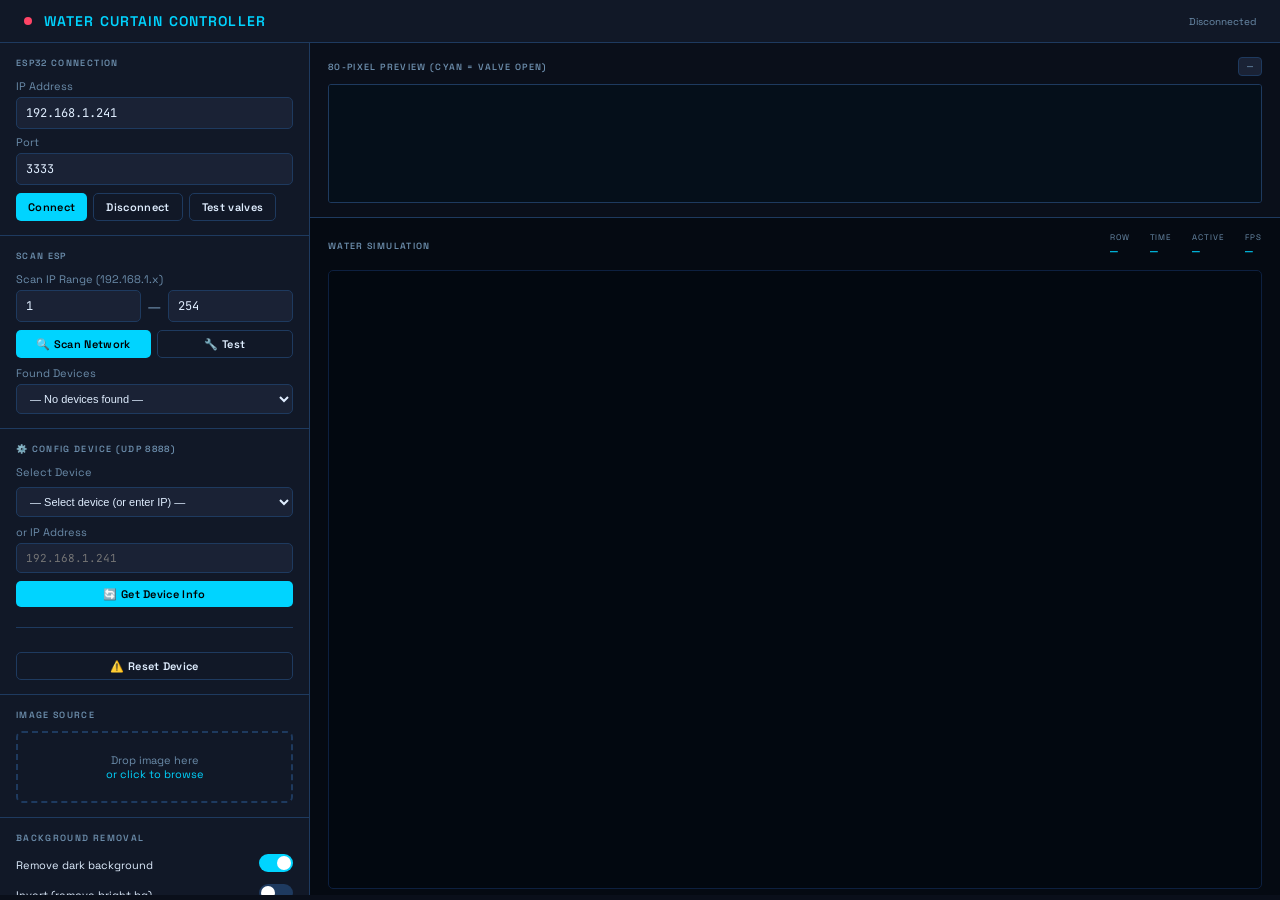
<file: index.html>
<!doctype html>
<html lang="vi">
  <head>
    <meta charset="UTF-8" />
    <meta name="viewport" content="width=device-width,initial-scale=1.0" />
    <title>Water Curtain Controller</title>
    <style>
      @import url("https://fonts.googleapis.com/css2?family=JetBrains+Mono:wght@400;600&family=Space+Grotesk:wght@300;400;600&display=swap");
      :root {
        --bg: #0a0f1a;
        --surface: #111827;
        --card: #1a2235;
        --border: #1e3a5f;
        --accent: #00d4ff;
        --danger: #ff4466;
        --success: #00e5a0;
        --warn: #ffaa00;
        --text: #e0eeff;
        --muted: #6b8caa;
        --mono: "JetBrains Mono", monospace;
        --sans: "Space Grotesk", sans-serif;
      }
      * {
        box-sizing: border-box;
        margin: 0;
        padding: 0;
      }
      body {
        background: var(--bg);
        color: var(--text);
        font-family: var(--sans);
        min-height: 100vh;
        display: flex;
        flex-direction: column;
      }
      header {
        border-bottom: 1px solid var(--border);
        padding: 12px 24px;
        display: flex;
        align-items: center;
        gap: 12px;
        background: var(--surface);
      }
      header h1 {
        font-size: 14px;
        font-weight: 600;
        letter-spacing: 0.08em;
        color: var(--accent);
        text-transform: uppercase;
      }
      .dot {
        width: 8px;
        height: 8px;
        border-radius: 50%;
        background: var(--danger);
      }
      .dot.on {
        background: var(--success);
        animation: pulse 2s infinite;
      }
      @keyframes pulse {
        0%,
        100% {
          opacity: 1;
        }
        50% {
          opacity: 0.4;
        }
      }
      .layout {
        display: grid;
        grid-template-columns: 310px 1fr;
        flex: 1;
        overflow: hidden;
      }
      .panel-left {
        background: var(--surface);
        border-right: 1px solid var(--border);
        display: flex;
        flex-direction: column;
        overflow-y: auto;
        max-height: calc(100vh - 48px);
      }
      .sec {
        padding: 14px 16px;
        border-bottom: 1px solid var(--border);
      }
      .sec-title {
        font-size: 9px;
        font-weight: 600;
        letter-spacing: 0.15em;
        text-transform: uppercase;
        color: var(--muted);
        margin-bottom: 10px;
      }
      label {
        font-size: 11px;
        color: var(--muted);
        display: block;
        margin-bottom: 4px;
      }
      input[type="text"],
      input[type="number"] {
        width: 100%;
        background: var(--card);
        border: 1px solid var(--border);
        color: var(--text);
        font-family: var(--mono);
        font-size: 12px;
        padding: 7px 9px;
        border-radius: 5px;
        outline: none;
        transition: border-color 0.2s;
      }
      input:focus {
        border-color: var(--accent);
      }
      input[type="range"] {
        width: 100%;
        accent-color: var(--accent);
        cursor: pointer;
        margin-top: 2px;
      }
      .val-label {
        font-family: var(--mono);
        font-size: 11px;
        color: var(--accent);
        text-align: right;
        margin-top: 2px;
      }
      .row2 {
        display: flex;
        gap: 8px;
      }
      .row2 > * {
        flex: 1;
      }
      .dropzone {
        border: 2px dashed var(--border);
        border-radius: 6px;
        padding: 20px;
        text-align: center;
        cursor: pointer;
        transition:
          border-color 0.2s,
          background 0.2s;
        position: relative;
      }
      .dropzone:hover,
      .dropzone.drag {
        border-color: var(--accent);
        background: rgba(0, 212, 255, 0.04);
      }
      .dropzone input {
        position: absolute;
        inset: 0;
        opacity: 0;
        cursor: pointer;
        width: 100%;
        height: 100%;
      }
      .dropzone p {
        font-size: 11px;
        color: var(--muted);
      }
      .dropzone p span {
        color: var(--accent);
      }
      #thumb-preview {
        margin-top: 8px;
        display: none;
        width: 100%;
        border-radius: 5px;
        border: 1px solid var(--border);
      }
      .seg-row {
        display: flex;
        align-items: center;
        justify-content: space-between;
        margin-top: 8px;
      }
      .seg-row > label:first-child {
        margin: 0;
        color: var(--text);
        font-size: 11px;
      }
      .tw {
        position: relative;
        width: 34px;
        height: 18px;
        background: var(--border);
        border-radius: 9px;
        display: inline-block;
        transition: background 0.2s;
        flex-shrink: 0;
        cursor: pointer;
      }
      .tw.on {
        background: var(--accent);
      }
      .tw input {
        position: absolute;
        inset: 0;
        opacity: 0;
        cursor: pointer;
        width: 100%;
        height: 100%;
        margin: 0;
      }
      .tw-knob {
        position: absolute;
        top: 2px;
        left: 2px;
        width: 14px;
        height: 14px;
        background: #fff;
        border-radius: 50%;
        transition: transform 0.2s;
        pointer-events: none;
      }
      .tw.on .tw-knob {
        transform: translateX(16px);
      }
      .btn {
        display: block;
        width: 100%;
        padding: 10px;
        border: none;
        border-radius: 5px;
        font-family: var(--sans);
        font-size: 12px;
        font-weight: 600;
        cursor: pointer;
        transition:
          opacity 0.15s,
          transform 0.1s;
        letter-spacing: 0.03em;
      }
      .btn:active {
        transform: scale(0.98);
      }
      .btn:disabled {
        opacity: 0.3;
        cursor: not-allowed;
      }
      .btn-primary {
        background: var(--accent);
        color: #000;
      }
      .btn-danger {
        background: var(--danger);
        color: #fff;
      }
      .btn-ghost {
        background: transparent;
        border: 1px solid var(--border);
        color: var(--text);
      }
      .btn-sm {
        padding: 6px 12px;
        width: auto;
        font-size: 11px;
        display: inline-block;
      }
      .progress-bar {
        height: 3px;
        background: var(--border);
        border-radius: 2px;
        overflow: hidden;
        margin-top: 8px;
      }
      .progress-fill {
        height: 100%;
        background: var(--accent);
        border-radius: 2px;
        transition: width 0.1s;
        width: 0%;
      }
      #log {
        font-family: var(--mono);
        font-size: 10px;
        background: var(--card);
        border: 1px solid var(--border);
        border-radius: 5px;
        padding: 8px;
        height: 120px;
        overflow-y: auto;
        line-height: 1.8;
      }
      .log-ok {
        color: var(--success);
      }
      .log-err {
        color: var(--danger);
      }
      .log-info {
        color: var(--accent);
      }
      .log-warn {
        color: var(--warn);
      }
      input[type="checkbox"] {
        width: 14px;
        height: 14px;
        cursor: pointer;
        accent-color: var(--accent);
      }
      .panel-right {
        display: flex;
        flex-direction: column;
        overflow: hidden;
        height: calc(100vh - 48px);
      }
      .panel-preview {
        padding: 14px 18px;
        border-bottom: 1px solid var(--border);
        background: var(--bg);
        flex-shrink: 0;
      }
      .preview-hdr {
        display: flex;
        align-items: center;
        justify-content: space-between;
        margin-bottom: 8px;
      }
      .preview-title {
        font-size: 9px;
        font-weight: 600;
        letter-spacing: 0.15em;
        text-transform: uppercase;
        color: var(--muted);
      }
      .badge {
        font-family: var(--mono);
        font-size: 10px;
        padding: 2px 8px;
        border-radius: 4px;
        background: var(--card);
        border: 1px solid var(--border);
        color: var(--muted);
      }
      #pixel-canvas {
        image-rendering: pixelated;
        border: 1px solid var(--border);
        border-radius: 3px;
        width: 100%;
        display: block;
      }
      .panel-sim {
        flex: 1;
        display: flex;
        flex-direction: column;
        padding: 14px 18px 6px;
        background: #050a12;
        overflow: hidden;
        min-height: 0;
      }
      .sim-hdr {
        display: flex;
        align-items: center;
        justify-content: space-between;
        margin-bottom: 10px;
        flex-shrink: 0;
      }
      .stats {
        display: flex;
        gap: 20px;
      }
      .stat {
        display: flex;
        flex-direction: column;
        gap: 1px;
      }
      .stat-label {
        font-size: 8px;
        text-transform: uppercase;
        letter-spacing: 0.12em;
        color: var(--muted);
      }
      .stat-val {
        font-family: var(--mono);
        font-size: 13px;
        color: var(--accent);
      }
      #sim-canvas {
        flex: 1;
        border: 1px solid #0d2040;
        border-radius: 5px;
        display: block;
        background: #020810;
        width: 100%;
        min-height: 0;
      }
    </style>
  </head>
  <body>
    <header>
      <div class="dot" id="conn-dot"></div>
      <h1>Water Curtain Controller</h1>
      <span
        id="conn-label"
        style="font-size: 10px; color: var(--muted); margin-left: auto"
        >Disconnected</span
      >
    </header>
    <div class="layout">
      <div class="panel-left">
        <div class="sec">
          <div class="sec-title">ESP32 Connection</div>
          <label>IP Address</label>
          <input type="text" id="ip" value="192.168.1.241" />
          <div style="margin-top: 6px"></div>
          <label>Port</label>
          <input type="number" id="port" value="3333" />
          <div style="margin-top: 8px; display: flex; gap: 6px">
            <button class="btn btn-primary btn-sm" onclick="connectESP()">
              Connect
            </button>
            <button class="btn btn-ghost btn-sm" onclick="disconnectESP()">
              Disconnect
            </button>
            <button class="btn btn-ghost btn-sm" onclick="testValves()">
              Test valves
            </button>
          </div>
        </div>

        <div class="sec">
          <div class="sec-title">Scan ESP</div>
          <label>Scan IP Range (192.168.1.x)</label>
          <div style="display: flex; gap: 6px; align-items: center">
            <input
              type="number"
              id="scan-ip-from"
              value="1"
              min="1"
              max="254"
              style="flex: 1"
              placeholder="From"
            />
            <span style="color: var(--muted)">—</span>
            <input
              type="number"
              id="scan-ip-to"
              value="254"
              min="1"
              max="254"
              style="flex: 1"
              placeholder="To"
            />
          </div>
          <div style="margin-top: 8px; display: flex; gap: 6px">
            <button
              class="btn btn-primary btn-sm"
              onclick="scanESPNetwork()"
              style="flex: 1"
            >
              🔍 Scan Network
            </button>
            <button
              class="btn btn-ghost btn-sm"
              onclick="diagnosticTest()"
              style="flex: 1"
            >
              🔧 Test
            </button>
          </div>
          <div
            id="scan-results"
            style="
              margin-top: 8px;
              font-size: 10px;
              background: var(--card);
              border: 1px solid var(--border);
              border-radius: 5px;
              padding: 8px;
              display: none;
              max-height: 120px;
              overflow-y: auto;
            "
          ></div>
          <label style="margin-top: 8px; display: block">Found Devices</label>
          <select
            id="scan-devices"
            style="
              width: 100%;
              padding: 7px 9px;
              background: var(--card);
              border: 1px solid var(--border);
              color: var(--text);
              border-radius: 5px;
              font-size: 11px;
            "
            onchange="selectScannedESP(this.value)"
          >
            <option value="">— No devices found —</option>
          </select>
        </div>

        <div class="sec">
          <div class="sec-title">⚙️ Config Device (UDP 8888)</div>

          <!-- Device selection from scanned devices -->
          <label style="display: block; margin-bottom: 8px"
            >Select Device</label
          >
          <div style="display: flex; gap: 6px; margin-bottom: 8px">
            <select
              id="config-device-select"
              style="
                flex: 1;
                padding: 7px 9px;
                background: var(--card);
                border: 1px solid var(--border);
                color: var(--text);
                border-radius: 5px;
                font-size: 11px;
              "
              onchange="selectConfigDevice(this.value)"
            >
              <option value="">— Select device (or enter IP) —</option>
            </select>
          </div>

          <!-- Manual IP entry -->
          <label style="display: block; margin-bottom: 4px"
            >or IP Address</label
          >
          <input
            type="text"
            id="config-device-ip"
            placeholder="192.168.1.241"
            style="
              width: 100%;
              padding: 7px 9px;
              background: var(--card);
              border: 1px solid var(--border);
              color: var(--text);
              border-radius: 5px;
              font-size: 11px;
              box-sizing: border-box;
              margin-bottom: 8px;
            "
          />

          <!-- Get Info button -->
          <button
            class="btn btn-primary btn-sm"
            onclick="configGetInfo()"
            style="width: 100%; margin-bottom: 8px"
          >
            🔄 Get Device Info
          </button>

          <!-- Device info display -->
          <div
            id="config-info"
            style="
              background: var(--card);
              border: 1px solid var(--border);
              border-radius: 5px;
              padding: 8px;
              font-size: 10px;
              font-family: &quot;Courier New&quot;, monospace;
              color: var(--muted);
              margin-bottom: 8px;
              max-height: 80px;
              overflow-y: auto;
              display: none;
            "
          ></div>

          <!-- Configuration controls -->
          <div
            style="
              margin-top: 12px;
              padding-top: 12px;
              border-top: 1px solid var(--border);
            "
          ></div>

          <!-- Reset button -->
          <button
            class="btn btn-ghost btn-sm"
            onclick="configReset()"
            style="width: 100%; margin-top: 12px"
          >
            ⚠️ Reset Device
          </button>
        </div>

        <div class="sec">
          <div class="sec-title">Image Source</div>
          <div class="dropzone" id="dropzone">
            <input
              type="file"
              accept="image/*"
              id="file-input"
              onchange="loadFile(this)"
            />
            <p>Drop image here<br /><span>or click to browse</span></p>
          </div>
          <img id="thumb-preview" />
        </div>
        <div class="sec">
          <div class="sec-title">Background Removal</div>
          <div class="seg-row">
            <label>Remove dark background</label>
            <label class="tw on" id="tw-rmbg"
              ><input
                type="checkbox"
                id="cb-rmbg"
                checked
                onchange="toggleOpt('rmbg')" /><span class="tw-knob"></span
            ></label>
          </div>
          <div class="seg-row">
            <label>Invert (remove bright bg)</label>
            <label class="tw" id="tw-inv"
              ><input
                type="checkbox"
                id="cb-inv"
                onchange="toggleOpt('inv')" /><span class="tw-knob"></span
            ></label>
          </div>
          <div class="seg-row">
            <label>Saturation boost</label>
            <label class="tw on" id="tw-sat"
              ><input
                type="checkbox"
                id="cb-sat"
                checked
                onchange="toggleOpt('sat')" /><span class="tw-knob"></span
            ></label>
          </div>
          <div class="seg-row">
            <label>Flip horizontal</label>
            <label class="tw" id="tw-fliph"
              ><input
                type="checkbox"
                id="cb-fliph"
                onchange="toggleOpt('fliph')" /><span class="tw-knob"></span
            ></label>
          </div>
          <div class="seg-row">
            <label>Flip vertical</label>
            <label class="tw on" id="tw-flipv"
              ><input
                type="checkbox"
                id="cb-flipv"
                checked
                onchange="toggleOpt('flipv')" /><span class="tw-knob"></span
            ></label>
          </div>
          <div style="margin-top: 10px">
            <label
              >Threshold
              <span
                id="thr-lbl"
                style="color: var(--accent); font-family: var(--mono)"
                >40</span
              ></label
            >
            <input
              type="range"
              id="thr"
              min="5"
              max="230"
              value="40"
              oninput="onThr()"
            />
          </div>
          <div style="margin-top: 6px">
            <label
              >Dilation
              <span
                id="dil-lbl"
                style="color: var(--accent); font-family: var(--mono)"
                >1</span
              >px</label
            >
            <input
              type="range"
              id="dil"
              min="0"
              max="5"
              value="1"
              step="1"
              oninput="onDil()"
            />
          </div>
          <div style="margin-top: 8px; display: flex; gap: 6px">
            <button class="btn btn-ghost btn-sm" onclick="reprocess()">
              ↺ Reprocess
            </button>
            <button class="btn btn-ghost btn-sm" onclick="autoThreshold()">
              Auto
            </button>
          </div>
        </div>
        <div class="sec">
          <div class="sec-title">Physics & Timing</div>
          <label>Drop height (cm)</label>
          <input
            type="number"
            id="height"
            value="150"
            min="30"
            max="600"
            oninput="recalc()"
          />
          <div style="margin-top: 8px"></div>
          <label>Row interval (ms)</label>
          <input
            type="range"
            id="adv"
            min="20"
            max="400"
            value="80"
            oninput="recalc()"
          />
          <div class="val-label" id="adv-lbl">80 ms</div>
          <div style="margin-top: 8px"></div>
          <label>Sim speed</label>
          <input
            type="range"
            id="speed"
            min="0.1"
            max="4"
            step="0.1"
            value="1"
            oninput="updateSpeed()"
          />
          <div class="val-label" id="speed-lbl">1.0×</div>
          <div style="margin-top: 8px" class="row2">
            <div>
              <label>Rows</label
              ><input
                type="text"
                id="rows-d"
                value="—"
                readonly
                style="opacity: 0.6"
              />
            </div>
            <div>
              <label>Frames</label
              ><input
                type="text"
                id="frames-d"
                value="—"
                readonly
                style="opacity: 0.6"
              />
            </div>
          </div>
        </div>

        <div class="sec">
          <div class="sec-title">Configuration</div>
          <label>Number of Boards (1-16)</label>
          <div style="display: flex; gap: 6px; align-items: center">
            <input
              type="range"
              id="config-boards"
              min="1"
              max="16"
              value="10"
              style="flex: 1"
              oninput="updateConfig()"
            />
            <span
              style="
                font-family: var(--mono);
                font-size: 12px;
                color: var(--accent);
                min-width: 30px;
              "
              id="config-boards-val"
              >2</span
            >
          </div>
          <div
            style="
              margin-top: 6px;
              font-size: 10px;
              color: var(--muted);
              line-height: 1.4;
            "
          >
            <div>Total Valves: <span id="config-valves-val">16</span></div>
            <div>Frame Size: <span id="config-frame-val">9</span> bytes</div>
          </div>
        </div>

        <div class="sec">
          <div class="sec-title">Test Mode</div>
          <label>Test Bits Range</label>
          <div style="display: flex; gap: 6px; align-items: center">
            <input
              type="number"
              id="test-bits"
              value="80"
              min="1"
              max="80"
              style="flex: 1"
            />
            <button
              class="btn btn-ghost btn-sm"
              onclick="buildTestUI()"
              style="flex: 0"
            >
              Build
            </button>
          </div>
          <div id="test-bits-container" style="margin-top: 10px; display: none">
            <label>Select bits to activate:</label>
            <div
              id="test-checkboxes"
              style="
                display: grid;
                grid-template-columns: repeat(4, 1fr);
                gap: 6px;
                margin-top: 6px;
              "
            ></div>
            <div style="margin-top: 8px; display: flex; gap: 6px">
              <button
                class="btn btn-primary btn-sm"
                onclick="sendTestFrame()"
                style="flex: 1"
              >
                ▶ Send &amp; Hold
              </button>
              <button
                class="btn btn-ghost btn-sm"
                onclick="clearTestBits()"
                style="flex: 1"
              >
                Clear
              </button>
              <button
                class="btn btn-danger btn-sm"
                onclick="testAllOff()"
                style="flex: 1"
              >
                Off
              </button>
            </div>
            <div style="margin-top: 8px">
              <button
                class="btn btn-ghost btn-sm"
                onclick="testBoardSequence()"
                style="width: 100%"
              >
                🔍 Test Board Sequence (1→10)
              </button>
            </div>
          </div>
        </div>

        <div class="sec">
          <div class="sec-title">Test Patterns</div>
          <label>Pattern Type</label>
          <select
            id="pattern-type"
            style="
              width: 100%;
              padding: 7px 9px;
              background: var(--card);
              border: 1px solid var(--border);
              color: var(--text);
              border-radius: 5px;
              font-size: 11px;
              margin-bottom: 8px;
            "
            onchange="updatePatternPreview()"
          >
            <option value="spiral">Spiral (Xoắn ốc)</option>
            <option value="wave">Wave (Uốn lượn)</option>
            <option value="striped">Striped (Xen kẻ)</option>
            <option value="checkerboard">Checkerboard (Bàn cờ)</option>
            <option value="rain">Rain (Mưa)</option>
            <option value="diagonal">Diagonal (Chéo)</option>
            <option value="pulse">Pulse (Nhịp)</option>
          </select>
          <label>Pattern Density</label>
          <input
            type="range"
            id="pattern-density"
            min="0"
            max="100"
            value="50"
            oninput="updatePatternPreview()"
          />
          <div class="val-label" id="pattern-density-val">50%</div>
          <div style="margin-top: 8px; display: flex; gap: 6px">
            <button
              class="btn btn-primary btn-sm"
              onclick="generateAndSendPattern()"
              style="flex: 1"
            >
              ▶ Send Pattern
            </button>
            <button
              class="btn btn-ghost btn-sm"
              onclick="simulatePatternOnly()"
              style="flex: 1"
            >
              Simulate
            </button>
          </div>
        </div>

        <div class="sec">
          <button
            class="btn btn-primary"
            id="btn-send"
            onclick="startStream()"
            disabled
          >
            ▶ Send to ESP32
          </button>
          <div style="margin-top: 6px"></div>
          <button
            class="btn btn-ghost"
            id="btn-sim"
            onclick="startSimOnly()"
            disabled
          >
            Simulate only
          </button>
          <div style="margin-top: 6px"></div>
          <button class="btn btn-danger btn-sm" onclick="stopAll()">
            ■ Stop / All off
          </button>
          <div class="progress-bar">
            <div class="progress-fill" id="progress"></div>
          </div>
        </div>

        <div class="sec">
          <div class="sec-title">💾 Data Management</div>

          <!-- Storage Status -->
          <div
            style="
              background: var(--card);
              border: 1px solid var(--border);
              border-radius: 5px;
              padding: 8px;
              margin-bottom: 10px;
              font-size: 10px;
              color: var(--muted);
            "
          >
            <div
              style="
                display: flex;
                justify-content: space-between;
                margin-bottom: 4px;
              "
            >
              <span>Storage Used</span>
              <span id="storage-used" style="color: var(--accent)">—</span>
            </div>
            <div
              style="
                display: flex;
                justify-content: space-between;
                margin-bottom: 4px;
              "
            >
              <span>Free Space</span>
              <span id="storage-free" style="color: var(--success)">—</span>
            </div>
            <div
              style="
                width: 100%;
                height: 6px;
                background: var(--border);
                border-radius: 2px;
                overflow: hidden;
                margin-top: 6px;
              "
            >
              <div
                id="storage-bar"
                style="height: 100%; background: var(--accent); width: 0%"
              ></div>
            </div>
          </div>

          <!-- Animation Files List -->
          <label>Stored Animations</label>
          <div
            style="
              background: var(--card);
              border: 1px solid var(--border);
              border-radius: 5px;
              padding: 8px;
              margin-bottom: 8px;
              max-height: 120px;
              overflow-y: auto;
              font-size: 9px;
              font-family: var(--mono);
            "
          >
            <div
              id="file-list"
              style="color: var(--muted); text-align: center; padding: 10px 0"
            >
              — No files loaded —
            </div>
          </div>

          <!-- File Management Buttons -->
          <div style="display: flex; gap: 6px; margin-bottom: 8px">
            <button
              class="btn btn-primary btn-sm"
              onclick="loadStorageInfo()"
              style="flex: 1"
            >
              🔄 Refresh
            </button>
            <button
              class="btn btn-ghost btn-sm"
              onclick="downloadCurrentAnimation()"
              style="flex: 1"
            >
              ⬇ Export
            </button>
          </div>

          <!-- Current Animation Info -->
          <label>Current Animation</label>
          <div
            style="
              background: var(--card);
              border: 1px solid var(--border);
              border-radius: 5px;
              padding: 8px;
              font-size: 9px;
              color: var(--muted);
              font-family: var(--mono);
              max-height: 60px;
              overflow-y: auto;
            "
          >
            <div id="anim-info" style="line-height: 1.5">
              <div>Frames: —</div>
              <div>Rows: —</div>
              <div>Boards: —</div>
              <div>Total Size: —</div>
            </div>
          </div>

          <!-- Backup Options -->
          <div
            style="
              margin-top: 10px;
              padding-top: 10px;
              border-top: 1px solid var(--border);
            "
          >
            <label>Backup & Restore</label>
            <div style="display: flex; gap: 6px; margin-top: 6px">
              <button
                class="btn btn-ghost btn-sm"
                onclick="backupAnimation()"
                style="flex: 1; font-size: 10px"
              >
                💾 Save Local
              </button>
              <button
                class="btn btn-ghost btn-sm"
                onclick="downloadAllAnimations()"
                style="flex: 1; font-size: 10px"
              >
                📦 Backup All
              </button>
            </div>
          </div>

          <!-- File Operations -->
          <div
            style="
              margin-top: 10px;
              padding-top: 10px;
              border-top: 1px solid var(--border);
            "
          >
            <label>Advanced</label>
            <select
              id="file-select"
              style="
                width: 100%;
                padding: 5px;
                background: var(--card);
                border: 1px solid var(--border);
                color: var(--text);
                border-radius: 4px;
                font-size: 10px;
                margin-bottom: 6px;
              "
            >
              <option value="">— Select file to delete —</option>
            </select>
            <button
              class="btn btn-danger btn-sm"
              onclick="deleteSelectedFile()"
              style="width: 100%"
            >
              🗑 Delete File
            </button>
          </div>
        </div>

        <div class="sec" style="flex: 1">
          <div class="sec-title">Log</div>
          <div id="log"></div>
        </div>
      </div>

      <div class="panel-right">
        <div class="panel-preview">
          <div class="preview-hdr">
            <span class="preview-title"
              >80-pixel preview (cyan = valve open)</span
            >
            <span class="badge" id="dim-badge">—</span>
          </div>
          <canvas id="pixel-canvas" height="80"></canvas>
        </div>
        <div class="panel-sim">
          <div class="sim-hdr">
            <span class="preview-title">Water simulation</span>
            <div class="stats">
              <div class="stat">
                <span class="stat-label">Row</span
                ><span class="stat-val" id="s-row">—</span>
              </div>
              <div class="stat">
                <span class="stat-label">Time</span
                ><span class="stat-val" id="s-time">—</span>
              </div>
              <div class="stat">
                <span class="stat-label">Active</span
                ><span class="stat-val" id="s-active">—</span>
              </div>
              <div class="stat">
                <span class="stat-label">FPS</span
                ><span class="stat-val" id="s-fps">—</span>
              </div>
            </div>
          </div>
          <canvas id="sim-canvas"></canvas>
        </div>
      </div>
    </div>

    <script>
      let numBoards = 10;
      let VALVES = numBoards * 8;
      let CHIPS = numBoards;
      const G = 980;

      let frames = [],
        pixelRows = [],
        lastImg = null;
      let optRmbg = true,
        optInv = false,
        optSat = true,
        optFlipH = false,
        optFlipV = true;
      let thrVal = 40,
        dilVal = 1,
        playbackSpeed = 1.0;
      let connected = false,
        ws = null;
      let simRunning = false,
        animId = null;
      let simCanvas,
        simCtx,
        simStartTime = 0;
      let lastFpsTime = 0,
        fpsCount = 0,
        fps = 0;

      function log(msg, cls = "log-info") {
        const d = document.getElementById("log");
        const t = new Date().toLocaleTimeString("en", { hour12: false });
        d.innerHTML += `<div class="${cls}">[${t}] ${msg}</div>`;
        d.scrollTop = d.scrollHeight;
      }

      function toggleOpt(k) {
        if (k === "rmbg") {
          optRmbg = document.getElementById("cb-rmbg").checked;
          document.getElementById("tw-rmbg").classList.toggle("on", optRmbg);
        }
        if (k === "inv") {
          optInv = document.getElementById("cb-inv").checked;
          document.getElementById("tw-inv").classList.toggle("on", optInv);
        }
        if (k === "sat") {
          optSat = document.getElementById("cb-sat").checked;
          document.getElementById("tw-sat").classList.toggle("on", optSat);
        }
        if (k === "fliph") {
          optFlipH = document.getElementById("cb-fliph").checked;
          document.getElementById("tw-fliph").classList.toggle("on", optFlipH);
        }
        if (k === "flipv") {
          optFlipV = document.getElementById("cb-flipv").checked;
          document.getElementById("tw-flipv").classList.toggle("on", optFlipV);
        }
        reprocess();
      }
      function onThr() {
        thrVal = parseInt(document.getElementById("thr").value);
        document.getElementById("thr-lbl").textContent = thrVal;
        reprocess();
      }
      function onDil() {
        dilVal = parseInt(document.getElementById("dil").value);
        document.getElementById("dil-lbl").textContent = dilVal;
        reprocess();
      }

      // ── Configuration ────────────────────────────────────────────
      function updateConfig() {
        numBoards =
          parseInt(document.getElementById("config-boards").value) || 2;
        CHIPS = numBoards;
        VALVES = numBoards * 8;

        // Update display
        document.getElementById("config-boards-val").textContent = numBoards;
        document.getElementById("config-valves-val").textContent = VALVES;
        document.getElementById("config-frame-val").textContent =
          FRAME_BYTES + " (4+" + numBoards + ")";

        // Reset test bits input
        document.getElementById("test-bits").max = VALVES;
        document.getElementById("test-bits").value = Math.min(
          parseInt(document.getElementById("test-bits").value),
          VALVES,
        );

        // Rebuild test UI
        buildTestUI();
        log(
          `Config updated: ${numBoards} boards = ${VALVES} valves`,
          "log-info",
        );
      }

      const FRAME_BYTES = 14; // Fixed frame size
      function connectESP() {
        const ip = document.getElementById("ip").value.trim();
        const port = parseInt(document.getElementById("port").value);
        const wsUrl = `ws://${ip}:${port}`;
        log(`Connecting ${wsUrl}...`);

        // Chrome block ws:// từ http:// — cần mở file:// hoặc dùng --allow-insecure
        if (location.protocol === "https:") {
          log(
            "ERROR: Mở file HTML trực tiếp (file://) không qua https://",
            "log-err",
          );
          return;
        }

        if (ws) {
          ws.close();
          ws = null;
        }
        try {
          ws = new WebSocket(wsUrl);
          ws.binaryType = "arraybuffer";
          ws.onopen = () => {
            connected = true;
            document.getElementById("conn-dot").className = "dot on";
            document.getElementById("conn-label").textContent =
              `Connected ${ip}`;
            document.getElementById("btn-send").disabled = frames.length === 0;
            document.getElementById("btn-sim").disabled = false;
            log(`Connected to ESP32 @ ${ip}`, "log-ok");
          };
          ws.onclose = (e) => {
            connected = false;
            document.getElementById("conn-dot").className = "dot";
            document.getElementById("conn-label").textContent = "Disconnected";
            document.getElementById("btn-send").disabled = true;
            log(`Disconnected (code=${e.code})`, "log-warn");
          };
          ws.onerror = (e) => {
            log("WS error! Kiểm tra:", "log-err");
            log("1. Firmware WebSocket đã upload chưa?", "log-err");
            log("2. Mở file:// thay vì http://localhost", "log-err");
            log(`3. ESP32 IP đúng chưa? (${ip}:${port})`, "log-err");
          };
        } catch (e) {
          log(e.message, "log-err");
        }
      }
      function disconnectESP() {
        if (ws) {
          ws.close();
          ws = null;
        }
        connected = false;
      }

      // Frame: 14 bytes [ts_u32le][bits×10]
      function mkFrame(ts, bits) {
        const b = new ArrayBuffer(14);
        new DataView(b).setUint32(0, ts >>> 0, true);
        const src = bits instanceof Uint8Array ? bits : new Uint8Array(bits);
        new Uint8Array(b).set(src.subarray(0, 10), 4);
        return b;
      }
      function sendRaw(buf) {
        if (connected && ws && ws.readyState === 1) ws.send(buf);
      }
      function sendReset() {
        sendRaw(mkFrame(0xffffffff, new Uint8Array(10)));
      }
      function sendStart() {
        sendRaw(mkFrame(0xfffffffe, new Uint8Array(10)));
      }

      async function testValves() {
        if (!connected) {
          log("Not connected", "log-warn");
          return;
        }
        log("Sending test sequence (80 valves × 120ms)...");
        sendReset();
        await delay(50);
        sendStart();
        for (let v = 0; v < VALVES; v++) {
          const b = new Uint8Array(10);
          b[Math.floor(v / 8)] |= 1 << (v % 8);
          sendRaw(mkFrame(v * 120, b));
        }
        sendRaw(mkFrame(VALVES * 120 + 300, new Uint8Array(10)));
        log("Test sent", "log-ok");
      }

      // ── Image processing ──────────────────────────────────────
      function loadFile(input) {
        const file = input.files[0];
        if (!file) return;
        log(`Loading: ${file.name}`);
        const url = URL.createObjectURL(file);
        document.getElementById("thumb-preview").src = url;
        document.getElementById("thumb-preview").style.display = "block";
        const img = new Image();
        img.onload = () => {
          lastImg = img;
          log(`Loaded ${img.width}×${img.height}px`, "log-ok");
          reprocess();
        };
        img.src = url;
      }

      function reprocess() {
        if (lastImg) {
          pixelRows = extractRows(lastImg);
          renderPreview();
          buildFrameSequence();
        }
      }

      function extractRows(img) {
        const W = VALVES;
        const H = Math.max(1, Math.round(img.height * (W / img.width)));
        const c = document.createElement("canvas");
        c.width = W;
        c.height = H;
        const ctx = c.getContext("2d");
        ctx.fillStyle = "#ffffff";
        ctx.fillRect(0, 0, W, H);
        ctx.drawImage(img, 0, 0, W, H);
        const d = ctx.getImageData(0, 0, W, H).data;
        const bin = new Uint8Array(W * H);
        for (let i = 0; i < W * H; i++) {
          const r = d[i * 4],
            g = d[i * 4 + 1],
            b = d[i * 4 + 2];
          const bright = r * 0.299 + g * 0.587 + b * 0.114;
          const maxC = Math.max(r, g, b),
            minC = Math.min(r, g, b);
          const sat = maxC === 0 ? 0 : (maxC - minC) / maxC;
          let isFg = false;
          if (optInv) {
            isFg = bright < 255 - thrVal;
          } else if (optRmbg) {
            isFg = bright - thrVal > 0 || sat * 255 - thrVal * 0.5 > 0;
          } else {
            isFg = bright > thrVal;
          }
          if (optSat && sat > 0.3 && bright > 30) isFg = true;
          bin[i] = isFg ? 1 : 0;
        }
        let cur = bin;
        for (let pass = 0; pass < dilVal; pass++) {
          const nxt = new Uint8Array(W * H);
          for (let y = 0; y < H; y++)
            for (let x = 0; x < W; x++) {
              if (cur[y * W + x]) {
                nxt[y * W + x] = 1;
                continue;
              }
              if (
                (x > 0 && cur[y * W + x - 1]) ||
                (x < W - 1 && cur[y * W + x + 1]) ||
                (y > 0 && cur[(y - 1) * W + x]) ||
                (y < H - 1 && cur[(y + 1) * W + x])
              )
                nxt[y * W + x] = 1;
            }
          cur = nxt;
        }
        const rows = [];
        for (let y = 0; y < H; y++) rows.push(cur.slice(y * W, (y + 1) * W));
        if (optFlipH) for (const row of rows) row.reverse();
        if (optFlipV) rows.reverse();
        return rows;
      }

      function autoThreshold() {
        if (!lastImg) return;
        const W = VALVES,
          H = Math.max(1, Math.round(lastImg.height * (W / lastImg.width)));
        const c = document.createElement("canvas");
        c.width = W;
        c.height = H;
        const ctx = c.getContext("2d");
        ctx.fillStyle = "#fff";
        ctx.fillRect(0, 0, W, H);
        ctx.drawImage(lastImg, 0, 0, W, H);
        const d = ctx.getImageData(0, 0, W, H).data;
        const scores = [];
        for (let i = 0; i < W * H; i++) {
          const r = d[i * 4],
            g = d[i * 4 + 1],
            b = d[i * 4 + 2];
          const bright = r * 0.299 + g * 0.587 + b * 0.114;
          const mx = Math.max(r, g, b),
            mn = Math.min(r, g, b);
          const sat = mx === 0 ? 0 : (mx - mn) / mx;
          let s = Math.max(0, bright - 15);
          if (sat > 0.18) s = Math.max(s, sat * 300);
          scores.push(s);
        }
        scores.sort((a, b) => a - b);
        const auto = Math.round(scores[Math.floor(scores.length * 0.7)]);
        document.getElementById("thr").value = auto;
        thrVal = auto;
        document.getElementById("thr-lbl").textContent = auto;
        log(`Auto threshold: ${auto}`, "log-ok");
        reprocess();
      }

      function renderPreview() {
        const canvas = document.getElementById("pixel-canvas");
        const nR = pixelRows.length;
        if (!nR) return;
        const pH = Math.max(2, Math.min(8, Math.floor(280 / nR)));
        canvas.width = VALVES * 8;
        canvas.height = nR * pH;
        const ctx = canvas.getContext("2d");
        let open = 0;
        for (let y = 0; y < nR; y++)
          for (let x = 0; x < VALVES; x++) {
            if (pixelRows[y][x]) {
              ctx.fillStyle = "#00d4ff";
              open++;
            } else ctx.fillStyle = "#050f1a";
            ctx.fillRect(x * 8, y * pH, 8, pH);
          }
        const pct = ((open / (nR * VALVES)) * 100).toFixed(1);
        document.getElementById("dim-badge").textContent =
          `${VALVES}×${nR} px | ${pct}% open`;
        log(`Preview: ${pct}% valves open`, "log-ok");
      }

      // ── Frame sequence ────────────────────────────────────────
      function getAdv() {
        return parseInt(document.getElementById("adv").value) || 80;
      }
      function getH() {
        return parseFloat(document.getElementById("height").value) || 150;
      }

      function recalc() {
        const tf = Math.round(Math.sqrt((2 * getH()) / G) * 1000);
        document.getElementById("adv-lbl").textContent =
          `${getAdv()} ms  (t_fall=${tf}ms)`;
        if (pixelRows.length) buildFrameSequence();
      }
      function updateSpeed() {
        playbackSpeed = parseFloat(document.getElementById("speed").value);
        document.getElementById("speed-lbl").textContent =
          playbackSpeed.toFixed(1) + "×";
      }

      function buildFrameSequence() {
        if (!pixelRows.length) return;
        const adv = getAdv(),
          h = getH();
        const tfall = Math.round(Math.sqrt((2 * h) / G) * 1000);

        frames = [];
        for (let row = 0; row < pixelRows.length; row++) {
          // ts = khi nào ESP mở van, để nước đến đáy đúng lúc row*adv
          // ts = row*adv - tfall, nhưng không âm (row đầu mở ngay lúc 0)
          const ts = Math.max(0, row * adv - tfall);
          const bits = new Uint8Array(CHIPS);
          for (let v = 0; v < VALVES; v++)
            if (pixelRows[row][v]) {
              const byteIdx = Math.floor(v / 8);
              const reversedByteIdx = CHIPS - 1 - byteIdx; // Reverse byte order for daisy-chain
              bits[reversedByteIdx] |= 1 << (v % 8);
            }
          frames.push({ ts_ms: ts, bits });
        }
        // All-off frame ở cuối
        frames.push({
          ts_ms: frames[frames.length - 1].ts_ms + adv * 2,
          bits: new Uint8Array(CHIPS),
        });

        document.getElementById("rows-d").value = pixelRows.length;
        document.getElementById("frames-d").value = frames.length;
        document.getElementById("dim-badge").textContent =
          `${VALVES}×${pixelRows.length}px | t_fall=${tfall}ms`;
        document.getElementById("btn-sim").disabled = false;
        document.getElementById("btn-send").disabled = !connected;
        log(
          `Built ${frames.length} frames, t_fall=${tfall}ms, adv=${adv}ms`,
          "log-ok",
        );
        updateAnimationInfo();
      }

      // ── Test mode ────────────────────────────────────────────
      function updateTestPreview() {
        const canvas = document.getElementById("pixel-canvas");
        const bits = getTestBits();

        // Draw test preview (1 row, VALVES columns)
        canvas.width = VALVES * 4;
        canvas.height = 40;
        const ctx = canvas.getContext("2d");

        for (let x = 0; x < VALVES; x++) {
          const byteIdx = Math.floor(x / 8);
          const bitIdx = x % 8;
          const reversedByteIdx = CHIPS - 1 - byteIdx; // Account for daisy-chain byte reversal
          const isActive = (bits[reversedByteIdx] >> bitIdx) & 1;
          ctx.fillStyle = isActive ? "#00d4ff" : "#050f1a";
          ctx.fillRect(x * 4, 0, 4, 40);
        }
      }

      function buildTestUI() {
        const numBits = Math.min(
          parseInt(document.getElementById("test-bits").value) || VALVES,
          VALVES,
        );
        const container = document.getElementById("test-checkboxes");
        container.innerHTML = "";
        for (let i = 0; i < numBits; i++) {
          const label = document.createElement("label");
          label.style.display = "flex";
          label.style.alignItems = "center";
          label.style.gap = "4px";
          label.style.fontSize = "11px";
          const cb = document.createElement("input");
          cb.type = "checkbox";
          cb.id = `test-bit-${i}`;
          cb.value = i;
          cb.onchange = updateTestPreview;
          label.appendChild(cb);

          // Display board and bit index
          const boardIdx = Math.floor(i / 8);
          const bitIdx = i % 8;
          const bitLabel =
            CHIPS > 1 ? `B${boardIdx + 1}:${bitIdx}` : `Bit ${i}`;
          label.appendChild(document.createTextNode(bitLabel));
          container.appendChild(label);
        }
        document.getElementById("test-bits-container").style.display = "block";
        log(`Built UI for ${numBits} bits`, "log-ok");
        updateTestPreview();
      }

      function getTestBits() {
        const numBits =
          parseInt(document.getElementById("test-bits").value) || 8;
        const bits = new Uint8Array(CHIPS);
        for (let i = 0; i < numBits; i++) {
          const cb = document.getElementById(`test-bit-${i}`);
          if (cb && cb.checked) {
            const boardIdx = Math.floor(i / 8);
            const bitIdx = i % 8;
            const reversedBoardIdx = CHIPS - 1 - boardIdx; // Reverse byte order for daisy-chain
            bits[reversedBoardIdx] |= 1 << bitIdx;
          }
        }
        return bits;
      }

      function sendTestFrame() {
        if (!connected) {
          log("Not connected", "log-warn");
          return;
        }
        const bits = getTestBits();
        if (!bits.some((b) => b !== 0)) {
          log("No bits selected - select at least one bit", "log-warn");
          return;
        }

        const bitStr = Array.from(bits)
          .map((b) => "0x" + b.toString(16).padStart(2, "0"))
          .join(" ");
        log(`Sending test frame: [${bitStr}]`, "log-ok");

        // Send: RESET → START → Frame with proper timing
        sendReset();
        setTimeout(() => {
          sendStart();
          setTimeout(() => {
            sendRaw(mkFrame(0, bits)); // ts=0 for immediate execution
            log("Test frame sent and held", "log-ok");
          }, 100);
        }, 100);
      }

      function testAllOff() {
        if (!connected) {
          log("Not connected", "log-warn");
          return;
        }
        log("Sending all off...", "log-info");
        sendRaw(mkFrame(0, new Uint8Array(CHIPS)));
        log("All off sent", "log-ok");
      }

      function clearTestBits() {
        const numBits =
          parseInt(document.getElementById("test-bits").value) || 8;
        for (let i = 0; i < numBits; i++) {
          const cb = document.getElementById(`test-bit-${i}`);
          if (cb) cb.checked = false;
        }
        updateTestPreview();
        log("Test bits cleared", "log-info");
      }

      async function testBoardSequence() {
        if (!connected) {
          log("Not connected", "log-warn");
          return;
        }

        log("Starting board test sequence... (each board 1sec)", "log-info");
        sendReset();
        await delay(100);
        sendStart();
        await delay(100);

        // Test each board individually with 0xFF (all bits ON)
        // Daisy-chain reverses byte order: bits[0]->Board10, bits[9]->Board1
        for (let logicalBoard = 1; logicalBoard <= 10; logicalBoard++) {
          const bits = new Uint8Array(10);
          const byteIdx = 10 - logicalBoard; // Reverse: Board1->bits[9], Board2->bits[8], etc.
          bits[byteIdx] = 0xff; // All 8 bits for this board ON
          sendRaw(mkFrame((logicalBoard - 1) * 1000, bits));
          log(
            `Frame: Board ${logicalBoard} = 0xFF (byte ${byteIdx})`,
            "log-info",
          );
          await delay(1000);
        }

        // Turn all off
        sendRaw(mkFrame(10000, new Uint8Array(10)));
        log("Board sequence complete", "log-ok");
      }

      // ── Test Patterns ────────────────────────────────────────────
      function reverseByteOrder(row) {
        const reversed = new Uint8Array(row.length);
        for (let i = 0; i < row.length; i++) {
          reversed[row.length - 1 - i] = row[i];
        }
        return reversed;
      }

      function generatePattern(type, rows, cols, density = 0.5) {
        const pattern = [];
        const center = { x: cols / 2, y: rows / 2 };
        const maxDist = Math.hypot(cols / 2, rows / 2);

        for (let y = 0; y < rows; y++) {
          const row = new Uint8Array(Math.ceil(cols / 8));
          for (let x = 0; x < cols; x++) {
            let active = false;

            switch (type) {
              case "spiral": {
                const dx = x - center.x;
                const dy = y - center.y;
                const angle = Math.atan2(dy, dx);
                const dist = Math.hypot(dx, dy);
                const spiral = (angle + dist * (Math.PI / 30)) % (Math.PI * 2);
                active = spiral < Math.PI * density;
                break;
              }
              case "wave": {
                const waveY =
                  Math.sin(x * (Math.PI / (cols / 4))) * (rows * 0.3);
                active = Math.abs(y - center.y - waveY) < rows * density * 0.2;
                break;
              }
              case "striped": {
                const stripeWidth = Math.max(
                  1,
                  Math.floor(cols * (1 - density)),
                );
                active = Math.floor(x / 2) % (stripeWidth + 1) < 2;
                break;
              }
              case "checkerboard": {
                const boxSize = Math.max(
                  1,
                  Math.floor((cols * (1 - density)) / 2),
                );
                active =
                  (Math.floor(x / boxSize) + Math.floor(y / boxSize)) % 2 === 0;
                break;
              }
              case "rain": {
                const isWet = Math.random() < density;
                active = isWet;
                break;
              }
              case "diagonal": {
                const diag = (x + y) % (Math.floor(cols * (1 - density)) + 1);
                active = diag < 2;
                break;
              }
              case "pulse": {
                const distFromCenter = Math.hypot(x - center.x, y - center.y);
                active = distFromCenter < maxDist * density;
                break;
              }
            }

            if (active) {
              row[Math.floor(x / 8)] |= 1 << (x % 8);
            }
          }
          pattern.push(reverseByteOrder(row)); // Reverse byte order for daisy-chain
        }
        return pattern;
      }

      function updatePatternPreview() {
        const type = document.getElementById("pattern-type").value;
        const density =
          parseInt(document.getElementById("pattern-density").value) / 100;
        document.getElementById("pattern-density-val").textContent =
          (density * 100).toFixed(0) + "%";

        // Generate small preview pattern  (8x16 for display)
        const previewPattern = generatePattern(type, 32, VALVES, density);

        // Show on preview canvas (reuse pixel-canvas)
        const canvas = document.getElementById("pixel-canvas");
        const pH = Math.max(2, Math.floor(280 / previewPattern.length));
        canvas.width = VALVES * 4;
        canvas.height = previewPattern.length * pH;
        const ctx = canvas.getContext("2d");

        for (let y = 0; y < previewPattern.length; y++) {
          for (let x = 0; x < VALVES; x++) {
            const byteIdx = Math.floor(x / 8);
            const bitIdx = x % 8;
            const reversedByteIdx = CHIPS - 1 - byteIdx; // Account for daisy-chain byte reversal
            const isActive = (previewPattern[y][reversedByteIdx] >> bitIdx) & 1;

            ctx.fillStyle = isActive ? "#00d4ff" : "#050f1a";
            ctx.fillRect(x * 4, y * pH, 4, pH);
          }
        }
        log(
          `Preview: ${type} pattern (density: ${(density * 100).toFixed(0)}%)`,
          "log-info",
        );
      }

      function generateAndSendPattern() {
        if (!connected) {
          log("Not connected", "log-warn");
          return;
        }

        const type = document.getElementById("pattern-type").value;
        const density =
          parseInt(document.getElementById("pattern-density").value) / 100;

        // Generate full pattern (16 rows for test)
        const patternRows = generatePattern(type, 16, VALVES, density);

        frames = [];
        const adv = 80; // Default interval
        patternRows.forEach((patternRow, rowIdx) => {
          const ts = rowIdx * adv;
          frames.push({ ts_ms: ts, bits: patternRow });
        });
        frames.push({
          ts_ms: frames.length * adv,
          bits: new Uint8Array(CHIPS),
        });

        log(`Generated ${type} pattern: ${frames.length} frames`, "log-ok");
        updateAnimationInfo();

        // Send pattern
        stopAll();
        sendReset();
        setTimeout(() => {
          sendStart();
          frames.forEach((f) => sendRaw(mkFrame(f.ts_ms, f.bits)));
          log(`Sent ${frames.length} frames`, "log-ok");
          startSimulation();
        }, 80);
      }

      function simulatePatternOnly() {
        const type = document.getElementById("pattern-type").value;
        const density =
          parseInt(document.getElementById("pattern-density").value) / 100;

        const patternRows = generatePattern(type, 16, VALVES, density);

        frames = [];
        const adv = 80;
        patternRows.forEach((patternRow, rowIdx) => {
          const ts = rowIdx * adv;
          frames.push({ ts_ms: ts, bits: patternRow });
        });
        frames.push({
          ts_ms: frames.length * adv,
          bits: new Uint8Array(CHIPS),
        });

        stopAll();
        log(`Simulating ${type} pattern`, "log-ok");
        updateAnimationInfo();
        startSimulation();
      }

      // ── Streaming ────────────────────────────────────────────
      function startStream() {
        if (!frames.length) {
          log("No frames", "log-warn");
          return;
        }
        stopAll();
        log("Sending to ESP32...");
        sendReset();
        setTimeout(() => {
          sendStart();
          frames.forEach((f) => sendRaw(mkFrame(f.ts_ms, f.bits)));
          log(`Sent ${frames.length} frames`, "log-ok");
          startSimulation();
        }, 80);
      }
      function startSimOnly() {
        stopAll();
        log("Simulation only");
        startSimulation();
      }
      function stopAll() {
        if (animId) {
          cancelAnimationFrame(animId);
          animId = null;
        }
        simRunning = false;
        sendReset();
        if (simCtx) simCtx.clearRect(0, 0, simCanvas.width, simCanvas.height);
        document.getElementById("progress").style.width = "0%";
        ["s-row", "s-time", "s-active", "s-fps"].forEach(
          (id) => (document.getElementById(id).textContent = "—"),
        );
        log("Stopped", "log-warn");
      }

      // ── Simulation ──────────────────────────────────────────
      function initSim() {
        simCanvas = document.getElementById("sim-canvas");
        simCtx = simCanvas.getContext("2d");
        function resize() {
          simCanvas.width = simCanvas.offsetWidth || 800;
          simCanvas.height = simCanvas.offsetHeight || 500;
        }
        requestAnimationFrame(resize);
        window.addEventListener("resize", resize);
      }

      function startSimulation() {
        if (!simCanvas) initSim();
        if (!pixelRows.length) {
          log("No image loaded", "log-warn");
          return;
        }
        simRunning = true;
        simStartTime = performance.now();
        lastFpsTime = simStartTime;
        fpsCount = 0;

        const adv = getAdv(),
          h_cm = getH(),
          nRows = pixelRows.length;
        const tfall = Math.sqrt((2 * h_cm) / G) * 1000;
        const totalDur = nRows * adv + tfall * 2 + 2000;

        // Build colIv: per-column valve open intervals
        const colIv = Array.from({ length: VALVES }, () => []);
        for (let row = 0; row < nRows; row++) {
          const vOpen = row * adv,
            vClose = (row + 1) * adv;
          for (let col = 0; col < VALVES; col++) {
            if (!pixelRows[row][col]) continue;
            const iv = colIv[col];
            if (iv.length && vOpen <= iv[iv.length - 1].vClose) {
              iv[iv.length - 1].vClose = vClose;
            } else iv.push({ vOpen, vClose });
          }
        }

        log(
          `tfall=${tfall.toFixed(0)}ms adv=${adv}ms dur=${(totalDur / 1000).toFixed(1)}s`,
          "log-info",
        );

        let W = simCanvas.width,
          H = simCanvas.height,
          colW = W / VALVES;

        function yOf(t) {
          if (t <= 0) return -10;
          const f = t / tfall;
          return f * f * H;
        }

        function tick(now) {
          if (!simRunning) return;
          const elapsed = (now - simStartTime) * playbackSpeed;
          if (simCanvas.width !== W || simCanvas.height !== H) {
            W = simCanvas.width;
            H = simCanvas.height;
            colW = W / VALVES;
          }

          const ctx = simCtx;
          ctx.fillStyle = "#020810";
          ctx.fillRect(0, 0, W, H);

          ctx.strokeStyle = "rgba(0,55,90,0.22)";
          ctx.lineWidth = 0.5;
          ctx.beginPath();
          for (let c = 1; c < VALVES; c++) {
            ctx.moveTo(c * colW, 8);
            ctx.lineTo(c * colW, H);
          }
          ctx.stroke();
          ctx.fillStyle = "#010d1a";
          ctx.fillRect(0, 0, W, 8);

          const hw = Math.max(1.5, colW * 0.32);
          const dropR = Math.max(2, colW * 0.44);
          let activeCols = 0;

          for (let col = 0; col < VALVES; col++) {
            const cx = col * colW + colW * 0.5,
              x0 = cx - hw,
              sw = hw * 2;
            for (const iv of colIv[col]) {
              const tFront = elapsed - iv.vOpen;
              const tTail = elapsed - iv.vClose;
              if (tFront <= 0) continue;
              if (tTail > tfall * 1.3) continue;
              const yFront = yOf(tFront);
              const yTail = tTail <= 0 ? 0 : yOf(tTail);
              if (yTail >= H + dropR * 3) continue;
              if (tTail <= 0 && yFront >= 0 && yFront < H) {
                activeCols++;
                ctx.fillStyle = "#00ccff";
                ctx.fillRect(col * colW, 0, colW, 7);
              }
              const yTop = Math.max(8, Math.min(yTail, H));
              const yBot = Math.min(H, yFront - dropR * 0.5);
              if (yBot > yTop + 0.5) {
                const sH = yBot - yTop;
                ctx.fillStyle = "rgba(190,240,255,0.95)";
                ctx.fillRect(x0, yTop, sw, sH * 0.25);
                ctx.fillStyle = "rgba(0,175,240,0.90)";
                ctx.fillRect(x0, yTop + sH * 0.25, sw, sH * 0.75);
              }
              if (yFront >= -dropR && yFront < H + dropR * 2) {
                const dy = Math.min(H + dropR, yFront);
                ctx.fillStyle = "rgba(0,160,240,0.90)";
                ctx.beginPath();
                ctx.arc(cx, dy, dropR, 0, Math.PI * 2);
                ctx.fill();
                ctx.fillStyle = "rgba(215,250,255,0.95)";
                ctx.beginPath();
                ctx.arc(
                  cx - dropR * 0.25,
                  dy - dropR * 0.28,
                  dropR * 0.34,
                  0,
                  Math.PI * 2,
                );
                ctx.fill();
              }
              if (yFront >= H - 6 && yFront < H + 70) {
                const age = (yFront - H + 6) / 60,
                  sr = age * colW * 3,
                  sa = Math.max(0, 0.6 - age);
                if (sr > 0.5 && sa > 0.01) {
                  ctx.strokeStyle = `rgba(0,200,255,${sa.toFixed(2)})`;
                  ctx.lineWidth = 1.2;
                  ctx.beginPath();
                  ctx.ellipse(cx, H - 2, sr, sr * 0.18, 0, 0, Math.PI * 2);
                  ctx.stroke();
                }
              }
            }
          }

          fpsCount++;
          if (now - lastFpsTime >= 1000) {
            fps = fpsCount;
            fpsCount = 0;
            lastFpsTime = now;
          }
          if (fpsCount % 4 === 0) {
            const rowNow = Math.floor(elapsed / adv);
            document.getElementById("s-row").textContent =
              `${Math.min(Math.max(0, rowNow), nRows)}/${nRows}`;
            document.getElementById("s-time").textContent =
              (elapsed / 1000).toFixed(2) + "s";
            document.getElementById("s-active").textContent = activeCols;
            document.getElementById("s-fps").textContent = fps;
            document.getElementById("progress").style.width =
              Math.min(100, (elapsed / totalDur) * 100) + "%";
          }
          if (elapsed > totalDur) {
            simRunning = false;
            log("Playback complete ✓", "log-ok");
            document.getElementById("progress").style.width = "100%";
            return;
          }
          animId = requestAnimationFrame(tick);
        }
        animId = requestAnimationFrame(tick);
      }

      // ── Diagnostic Test: Check WebSocket vs UDP ──────────────
      async function diagnosticTest() {
        const testIP = document.getElementById("ip").value || "192.168.1.241";

        log(`🔧 Diagnostic: Testing ${testIP}...`, "log-info");

        // Test 1: WebSocket (port 3333)
        let wsResult = "❌ WebSocket timeout";
        try {
          const result = await new Promise((resolve) => {
            const ws = new WebSocket(`ws://${testIP}:3333`);
            let done = false;

            const timer = setTimeout(() => {
              if (!done) {
                done = true;
                ws.close();
                resolve("❌ WebSocket timeout (>3s)");
              }
            }, 3000);

            ws.onopen = () => {
              if (!done) {
                done = true;
                clearTimeout(timer);
                ws.close();
                resolve("✅ WebSocket port 3333 OK");
              }
            };

            ws.onerror = () => {
              if (!done) {
                done = true;
                clearTimeout(timer);
                resolve("❌ WebSocket error/refused");
              }
            };
          });
          wsResult = result;
        } catch (e) {
          wsResult = `❌ WebSocket error: ${e.message}`;
        }

        log(wsResult, wsResult.includes("✅") ? "log-ok" : "log-err");

        // Test 2: UDP config (port 8888) via HTTP fallback
        let udpResult = "❌ Config server timeout";
        try {
          const response = await fetch(`http://${testIP}:8888/api/info`, {
            timeout: 3000,
            mode: "no-cors",
          }).catch(() => ({ ok: false }));

          if (response && response.ok) {
            udpResult = "✅ UDP Config port 8888 OK";
          } else {
            // Try alternative: just test connectivity
            const result = await new Promise((resolve) => {
              const xhr = new XMLHttpRequest();
              xhr.timeout = 2000;
              xhr.open("GET", `http://${testIP}:8888/test`, true);

              xhr.onload = () => {
                resolve("✅ UDP Config port 8888 responding");
              };
              xhr.onerror = () => {
                resolve("❌ UDP Config port 8888 timeout/error");
              };
              xhr.ontimeout = () => {
                resolve("❌ UDP Config port 8888 timeout");
              };

              try {
                xhr.send();
              } catch (e) {
                resolve("❌ Config: " + e.message);
              }
            });
            udpResult = result;
          }
        } catch (e) {
          udpResult = `❌ Config test error: ${e.message}`;
        }

        log(udpResult, udpResult.includes("✅") ? "log-ok" : "log-warn");

        // Summary
        log("", "log-info");
        if (wsResult.includes("✅") && udpResult.includes("✅")) {
          log("✅ Both ports responding! Everything OK", "log-ok");
        } else if (wsResult.includes("✅")) {
          log("⚠️ WebSocket OK but Config might be down", "log-warn");
        } else if (udpResult.includes("✅")) {
          log("⚠️ Config OK but WebSocket issue (try Python scan)", "log-info");
        } else {
          log("❌ Device not responding on any port", "log-err");
          log(
            "💡 Try: Manual IP, check ESP32 power/WiFi, check firewall",
            "log-warn",
          );
        }
      }

      // ── Data Management ──────────────────────────────────────
      async function loadStorageInfo() {
        const ip = document.getElementById("ip").value || "192.168.1.241";

        try {
          log("Loading storage & file info...", "log-info");

          const response = await fetch(
            `http://localhost:5000/api/storage/${ip}`,
          );
          if (!response.ok) throw new Error("Backend not available");

          const data = await response.json();
          if (!data.success) {
            throw new Error(data.error || "Failed to get storage info");
          }

          const filesize = data.used_mb || 0;
          const totalspace = data.total_mb || 4096;
          const freespace = totalspace - filesize;
          const percent = data.used_pct || 0;

          document.getElementById("storage-used").textContent =
            filesize.toFixed(2) + " MB";
          document.getElementById("storage-free").textContent =
            freespace.toFixed(2) + " MB";
          document.getElementById("storage-bar").style.width =
            Math.min(100, percent) + "%";

          log(
            `Storage: ${filesize.toFixed(2)}MB / ${totalspace.toFixed(1)}MB (${percent.toFixed(1)}%)`,
            "log-ok",
          );

          // Load file list from device
          try {
            const filesResponse = await fetch(
              `http://localhost:5000/api/device/${ip}/files`,
            );
            if (filesResponse.ok) {
              const filesData = await filesResponse.json();

              const fileListDiv = document.getElementById("file-list");
              if (filesData.files && filesData.files.length > 0) {
                let html = "";
                filesData.files.forEach((f) => {
                  const name = f.name || "unknown";
                  const size = (f.size_kb || 0).toFixed(2);
                  html += `<div style="padding: 3px 0; border-bottom: 1px solid var(--border)">${name} — ${size} KB</div>`;
                });
                fileListDiv.innerHTML = html;
              } else {
                fileListDiv.innerHTML = "— No files found —";
              }

              // Update file select dropdown
              const fileSelect = document.getElementById("file-select");
              fileSelect.innerHTML =
                '<option value="">— Select file to delete —</option>';
              if (filesData.files) {
                filesData.files.forEach((f) => {
                  const opt = document.createElement("option");
                  opt.value = f.name;
                  opt.text =
                    f.name + " (" + (f.size_kb || 0).toFixed(2) + " KB)";
                  fileSelect.appendChild(opt);
                });
              }

              log(
                `Found ${filesData.count || 0} animation file(s)`,
                filesData.count > 0 ? "log-ok" : "log-info",
              );
            }
          } catch (e) {
            log("Files list: " + e.message, "log-warn");
          }
        } catch (e) {
          log("Storage info: " + e.message, "log-warn");
        }
      }

      async function downloadCurrentAnimation() {
        if (!frames.length) {
          log("No animation loaded", "log-warn");
          return;
        }

        try {
          const animData = {
            frames: frames,
            metadata: {
              rows: pixelRows.length,
              cols: VALVES,
              timestamp: new Date().toISOString(),
              height_cm: getH(),
              row_interval_ms: getAdv(),
            },
          };

          const json = JSON.stringify(animData, null, 2);
          const blob = new Blob([json], { type: "application/json" });
          const url = URL.createObjectURL(blob);
          const a = document.createElement("a");
          a.href = url;
          a.download = `animation_${Date.now()}.json`;
          a.click();
          URL.revokeObjectURL(url);

          log("Animation downloaded", "log-ok");
        } catch (e) {
          log("Download failed: " + e.message, "log-err");
        }
      }

      function backupAnimation() {
        if (!frames.length) {
          log("No animation to backup", "log-warn");
          return;
        }

        const backup = {
          frames: frames,
          pixelRows: pixelRows,
          config: {
            numBoards: numBoards,
            height: getH(),
            rowInterval: getAdv(),
            playbackSpeed: playbackSpeed,
          },
          timestamp: new Date().toLocaleString(),
        };

        localStorage.setItem("animationBackup", JSON.stringify(backup));
        log("Animation backed up to local storage", "log-ok");
      }

      async function downloadAllAnimations() {
        try {
          log("Preparing backup...", "log-info");

          const animData = {
            version: "1.0",
            created: new Date().toISOString(),
            animation: {
              frames: frames,
              rows: pixelRows.length,
              cols: VALVES,
            },
            config: {
              boards: numBoards,
              height_cm: getH(),
              row_interval_ms: getAdv(),
              playbackSpeed: playbackSpeed,
            },
          };

          const json = JSON.stringify(animData, null, 2);
          const blob = new Blob([json], { type: "application/json" });
          const url = URL.createObjectURL(blob);
          const a = document.createElement("a");
          a.href = url;
          a.download = `backup_all_${Date.now()}.json`;
          a.click();
          URL.revokeObjectURL(url);

          log("Full backup downloaded", "log-ok");
        } catch (e) {
          log("Backup failed: " + e.message, "log-err");
        }
      }

      async function deleteSelectedFile() {
        const select = document.getElementById("file-select");
        const file = select.value;

        if (!file) {
          log("No file selected", "log-warn");
          return;
        }

        if (!confirm(`Delete ${file}?`)) return;

        try {
          const ip =
            document.getElementById("config-device-ip").value ||
            document.getElementById("ip").value;
          log(`Deleting ${file}...`, "log-info");

          // This would require a DELETE endpoint on backend
          // For now, just log the action
          log(`File delete feature coming soon`, "log-info");
        } catch (e) {
          log("Delete failed: " + e.message, "log-err");
        }
      }

      // Update animation info display
      function updateAnimationInfo() {
        const frameCount = frames.length;
        const rowCount = pixelRows.length;
        const animSize = (frameCount * VALVES).toLocaleString();

        document.getElementById("anim-info").innerHTML = `
          <div>Frames: ${frameCount}</div>
          <div>Rows: ${rowCount}</div>
          <div>Boards: ${numBoards}</div>
          <div>Size: ${animSize} bytes</div>
        `;
      }

      // Initialize data management on page load
      function initDataManagement() {
        loadStorageInfo();
        updateAnimationInfo();
      }

      // ── Scan ESP Network ─────────────────────────────────────
      let scannedDevices = [];

      async function scanESPNetwork() {
        const results = document.getElementById("scan-results");
        const select = document.getElementById("scan-devices");

        results.style.display = "block";
        results.innerHTML = "Scanning...";
        scannedDevices = [];
        select.innerHTML = '<option value="">— Scanning... —</option>';

        // TRY BACKEND API FIRST (FAST) ✅
        log("🔍 Trying backend API first (fast method)...", "log-info");
        try {
          const response = await fetch("/api/scan", {
            method: "POST",
            headers: { "Content-Type": "application/json" },
            body: JSON.stringify({
              prefix: "192.168.1",
              workers: 50,
            }),
          });

          if (response.ok) {
            const data = await response.json();
            if (data.success && data.devices.length > 0) {
              scannedDevices = data.devices.map((d) => ({
                ip: d.ip,
                port: d.port,
                status: "online",
                info: d.info,
              }));

              log(
                `✅ Backend scan: Found ${data.devices.length} device(s) in ${data.elapsed_ms}ms`,
                "log-ok",
              );
              results.innerHTML = `<div style="color: var(--success)">✅ Found ${data.devices.length} device(s) (${data.elapsed_ms}ms)</div>`;

              select.innerHTML = '<option value="">— Select device —</option>';
              scannedDevices.forEach((d, idx) => {
                const opt = document.createElement("option");
                opt.value = idx;
                opt.textContent = `${d.ip}:${d.port}`;
                select.appendChild(opt);
              });
              document.getElementById("btn-scan-sd").disabled = false;
              return;
            }
          }
        } catch (e) {
          log(
            `⚠️ Backend not available (${e.message}). Falling back to WebSocket scan (slow)...`,
            "log-warn",
          );
        }

        // FALLBACK: WebSocket scanning (SLOW - only if backend not running)
        log(
          "⏳ Using slow WebSocket scan (backend not running). Start backend for fast scan!",
          "log-warn",
        );

        let from = parseInt(
          document.getElementById("scan-ip-from").value || 240,
        );
        let to = parseInt(document.getElementById("scan-ip-to").value || 254);

        // Limit range to avoid overwhelming browser
        // If full 1-254 requested, default to last 50 IPs
        if (to - from > 50) {
          from = Math.max(1, to - 50);
          log("ℹ️ Limiting scan to last 50 IPs (238-254)", "log-warn");
        }

        log(`Scanning 192.168.1.${from}-${to}...`, "log-info");

        // Sequential scanning with limited concurrency to avoid overwhelming ESP32
        const baseIP = "192.168.1";
        const maxConcurrent = 3; // Limit concurrent connections
        const timeout = 5000; // Increased timeout (was 3000) for more reliable WebSocket handshake
        let found = 0;
        let failed = 0;

        // Build IP list
        const ips = [];
        for (let i = from; i <= to; i++) {
          ips.push(`${baseIP}.${i}`);
        }

        log(
          `Attempting to scan ${ips.length} IPs with max ${maxConcurrent} concurrent (${timeout}ms timeout)...`,
          "log-info",
        );

        // Process with limited concurrency (queue-based)
        const queue = [...ips];
        const active = [];

        const testIP = (ip, retryCount = 0) => {
          return new Promise((resolve) => {
            const port = 3333;
            const wsUrl = `ws://${ip}:${port}`;

            try {
              const testWs = new WebSocket(wsUrl);
              testWs.binaryType = "arraybuffer";
              let resolved = false;
              let timer = null;
              let startTime = Date.now();

              const cleanup = () => {
                if (timer) clearTimeout(timer);
                try {
                  testWs.close();
                } catch (e) {}
              };

              // Timeout handler with retry on first attempt
              timer = setTimeout(() => {
                if (!resolved) {
                  resolved = true;
                  const elapsed = Date.now() - startTime;
                  cleanup();

                  // Retry once on timeout
                  if (retryCount === 0 && elapsed >= timeout - 100) {
                    log(
                      `⟳ Retrying ${ip}... (first attempt took ${elapsed}ms)`,
                      "log-warn",
                    );
                    testIP(ip, 1).then(resolve);
                  } else {
                    failed++;
                    resolve();
                  }
                }
              }, timeout);

              testWs.onopen = () => {
                if (!resolved) {
                  resolved = true;
                  clearTimeout(timer);
                  const elapsed = Date.now() - startTime;
                  scannedDevices.push({ ip, port, status: "online" });
                  found++;
                  results.innerHTML = `<div style="color: var(--warn)">Scanning... found ${found} (${elapsed}ms)</div>`;
                  log(`✓ Found: ${ip}:${port} in ${elapsed}ms`, "log-ok");
                  cleanup();
                  resolve();
                }
              };

              testWs.onerror = (evt) => {
                if (!resolved) {
                  resolved = true;
                  clearTimeout(timer);

                  // Retry once on error
                  if (retryCount === 0) {
                    log(`⟳ Retrying ${ip}... (error)`, "log-warn");
                    testIP(ip, 1).then(resolve);
                  } else {
                    failed++;
                    cleanup();
                    resolve();
                  }
                }
              };

              testWs.onclose = () => {
                if (!resolved) {
                  resolved = true;
                  clearTimeout(timer);
                  failed++;
                  cleanup();
                  resolve();
                }
              };
            } catch (e) {
              const msg = `Scan error at ${ip}: ${e.message}`;
              if (retryCount === 0) {
                log(`⟳ Retrying ${ip}... (exception)`, "log-warn");
                testIP(ip, 1).then(resolve);
              } else {
                log(msg, "log-warn");
                failed++;
                resolve();
              }
            }
          });
        };

        // Process queue with concurrency limit
        while (queue.length > 0 || active.length > 0) {
          // Fill active slots
          while (active.length < maxConcurrent && queue.length > 0) {
            const ip = queue.shift();
            const promise = testIP(ip).then(() => {
              active.splice(active.indexOf(promise), 1);
            });
            active.push(promise);
          }

          // Wait for at least one to complete
          if (active.length > 0) {
            await Promise.race(active);
          }
        }

        // Wait for any final callbacks
        await delay(300);

        // Update UI with results
        log(
          `Scan complete! Found ${scannedDevices.length} ESP32(s) (${failed} timeouts)`,
          "log-info",
        );

        if (scannedDevices.length > 0) {
          results.innerHTML = `<div style="color: var(--success)">✅ Found ${scannedDevices.length} device(s)</div>`;
          log(`Scan complete: ${scannedDevices.length} ESP32 found`, "log-ok");

          select.innerHTML = '<option value="">— Select device —</option>';
          scannedDevices.forEach((d, idx) => {
            const opt = document.createElement("option");
            opt.value = idx;
            opt.textContent = `${d.ip}:${d.port}`;
            select.appendChild(opt);
          });

          document.getElementById("btn-scan-sd").disabled = false;
        } else {
          results.innerHTML = `<div style="color: var(--warn)">✗ No devices found (scanned 192.168.1.${from}-${to})</div>`;
          log("No ESP32 found in range", "log-warn");
          log("💡 Tips: Check that:", "log-info");
          log("   1. ESP32 is powered on and connected to WiFi", "log-info");
          log("   2. TCP server listening on port 3333", "log-info");
          log("   3. Network is stable (WiFi interference?)", "log-info");
          log("   4. Try narrower IP range (e.g., 240-254)", "log-info");
          document.getElementById("btn-scan-sd").disabled = true;

          // Fallback: try manual IP entry
          select.innerHTML =
            '<option value="">— No devices found (try manual IP) —</option>';
        }
      }

      function selectScannedESP(idx) {
        if (!idx || idx === "") return;
        const device = scannedDevices[parseInt(idx)];
        if (device) {
          document.getElementById("ip").value = device.ip;
          document.getElementById("port").value = device.port;

          // Also populate config device selector
          document.getElementById("config-device-ip").value = device.ip;
          document.getElementById("config-device-select").value = "";

          log(`Selected: ${device.ip}:${device.port}`, "log-ok");
        }
      }

      function selectConfigDevice(idx) {
        if (!idx || idx === "") return;
        const device = scannedDevices[parseInt(idx)];
        if (device) {
          document.getElementById("config-device-ip").value = device.ip;
          log(`Selected for config: ${device.ip}`, "log-ok");
        }
      }

      async function sendUDPCommand(ip, cmd) {
        /**
         * Send UDP config command via HTTP GET (requires HTTP endpoint on ESP32)
         * Format: http://<IP>:3333/config?cmd=<CMD>
         *
         * Alternative: Use the Python tool for full UDP support
         */
        try {
          const url = `http://${ip}:3333/config?cmd=${encodeURIComponent(cmd)}`;
          const response = await fetch(url, { timeout: 2000 });
          if (!response.ok) {
            return null;
          }
          const text = await response.text();
          return text;
        } catch (e) {
          return null;
        }
      }

      async function configGetInfo() {
        const ip = document.getElementById("config-device-ip").value.trim();
        if (!ip) {
          log("Please enter device IP", "log-warn");
          return;
        }

        log(`Getting info from ${ip}...`, "log-info");
        const infoDiv = document.getElementById("config-info");
        infoDiv.style.display = "block";
        infoDiv.textContent = "Fetching...";

        // Try HTTP endpoint first
        let result = await sendUDPCommand(ip, "GET_INFO");

        if (result) {
          infoDiv.textContent = result;
          log(`Got info: ${result}`, "log-ok");
        } else {
          infoDiv.innerHTML = `
<span style="color: var(--warn)">⚠️ Could not reach ${ip}:3333</span><br/>
<span style="font-size: 9px; color: var(--muted); margin-top: 4px;">
Note: Use Python tool for UDP:<br/>
<code>python set_config.py --esp ${ip} --info</code>
</span>`;
          log(`Failed to get info from ${ip}`, "log-warn");
        }
      }

      // Removed: configSetIP() and configSetPort() functions

      async function configReset() {
        const ip = document.getElementById("config-device-ip").value.trim();

        if (!ip) {
          log("Please enter device IP", "log-warn");
          return;
        }

        if (!confirm(`Reset device ${ip}? It will restart.`)) {
          return;
        }

        log(`Sending RESET to ${ip}...`, "log-info");

        let result = await sendUDPCommand(ip, "RESET");

        if (result) {
          log(`✓ Device resetting...`, "log-ok");
        } else {
          log(
            `Reset sent (check device). Use Python tool if needed:`,
            "log-info",
          );
          log(`python set_config.py --esp ${ip} --reset`, "log-info");
        }
      }

      async function scanSDCard() {
        if (!connected) {
          log("Not connected to ESP32", "log-warn");
          return;
        }

        log("Requesting SD card file list...", "log-info");

        // Send scan request
        const cmd = {
          type: "sd",
          action: "list",
          path: "/",
        };

        try {
          ws.send(JSON.stringify(cmd));

          // Wait for response (max 2 seconds)
          let response = null;
          const promiseResponse = new Promise((resolve) => {
            const originalOnMessage = ws.onmessage;
            const timer = setTimeout(() => {
              ws.onmessage = originalOnMessage;
              resolve(null);
            }, 2000);

            ws.onmessage = (e) => {
              clearTimeout(timer);
              ws.onmessage = originalOnMessage;

              try {
                const data = JSON.parse(e.data);
                if (data.type === "sd" && data.files) {
                  resolve(data);
                }
              } catch (err) {
                // Ignore parse errors
              }
            };
          });

          response = await promiseResponse;

          if (response && response.files) {
            const results = document.getElementById("scan-results");
            results.style.display = "block";
            results.innerHTML = `<div style="color: var(--accent); font-weight: 600">📁 SD Card Files:</div>`;

            response.files.forEach((f) => {
              const sizeStr =
                f.size > 1024 * 1024
                  ? (f.size / (1024 * 1024)).toFixed(1) + "MB"
                  : f.size > 1024
                    ? (f.size / 1024).toFixed(1) + "KB"
                    : f.size + "B";

              const icon = f.isDir ? "📂" : "📄";
              results.innerHTML += `<div style="margin-top: 4px">${icon} ${f.name} <span style="color: var(--muted)">${sizeStr}</span></div>`;
            });

            log(`SD Card: ${response.files.length} items found`, "log-ok");
          } else {
            log("SD Card: No response or feature not implemented", "log-warn");
          }
        } catch (e) {
          log("SD Card scan error: " + e.message, "log-err");
        }
      }

      // ── Drag drop ─────────────────────────────────────────────
      const dz = document.getElementById("dropzone");
      dz.addEventListener("dragover", (e) => {
        e.preventDefault();
        dz.classList.add("drag");
      });
      dz.addEventListener("dragleave", () => dz.classList.remove("drag"));
      dz.addEventListener("drop", (e) => {
        e.preventDefault();
        dz.classList.remove("drag");
        const file = e.dataTransfer.files[0];
        if (file) {
          const fi = document.getElementById("file-input");
          const dt = new DataTransfer();
          dt.items.add(file);
          fi.files = dt.files;
          loadFile(fi);
        }
      });
      function delay(ms) {
        return new Promise((r) => setTimeout(r, ms));
      }

      window.addEventListener("load", () => {
        initSim();
        updateConfig(); // Initialize UI based on board config
        initDataManagement(); // Initialize data management tab
        log("=== Water Curtain Controller ===", "log-ok");
        if (location.protocol === "file:") {
          log("Mở từ file:// ✓", "log-ok");
        } else {
          log(
            `Đang chạy từ ${location.protocol}//${location.host}`,
            "log-warn",
          );
          log(
            "⚠ Nên mở file HTML trực tiếp (double-click) thay vì Live Server",
            "log-warn",
          );
        }
        log("1. Upload firmware WebSocket lên ESP32", "log-info");
        log("2. Nhập IP ESP32 → Connect", "log-info");
        log("3. Load ảnh → Send to ESP32", "log-info");
      });
    </script>
  </body>
</html>
</file>
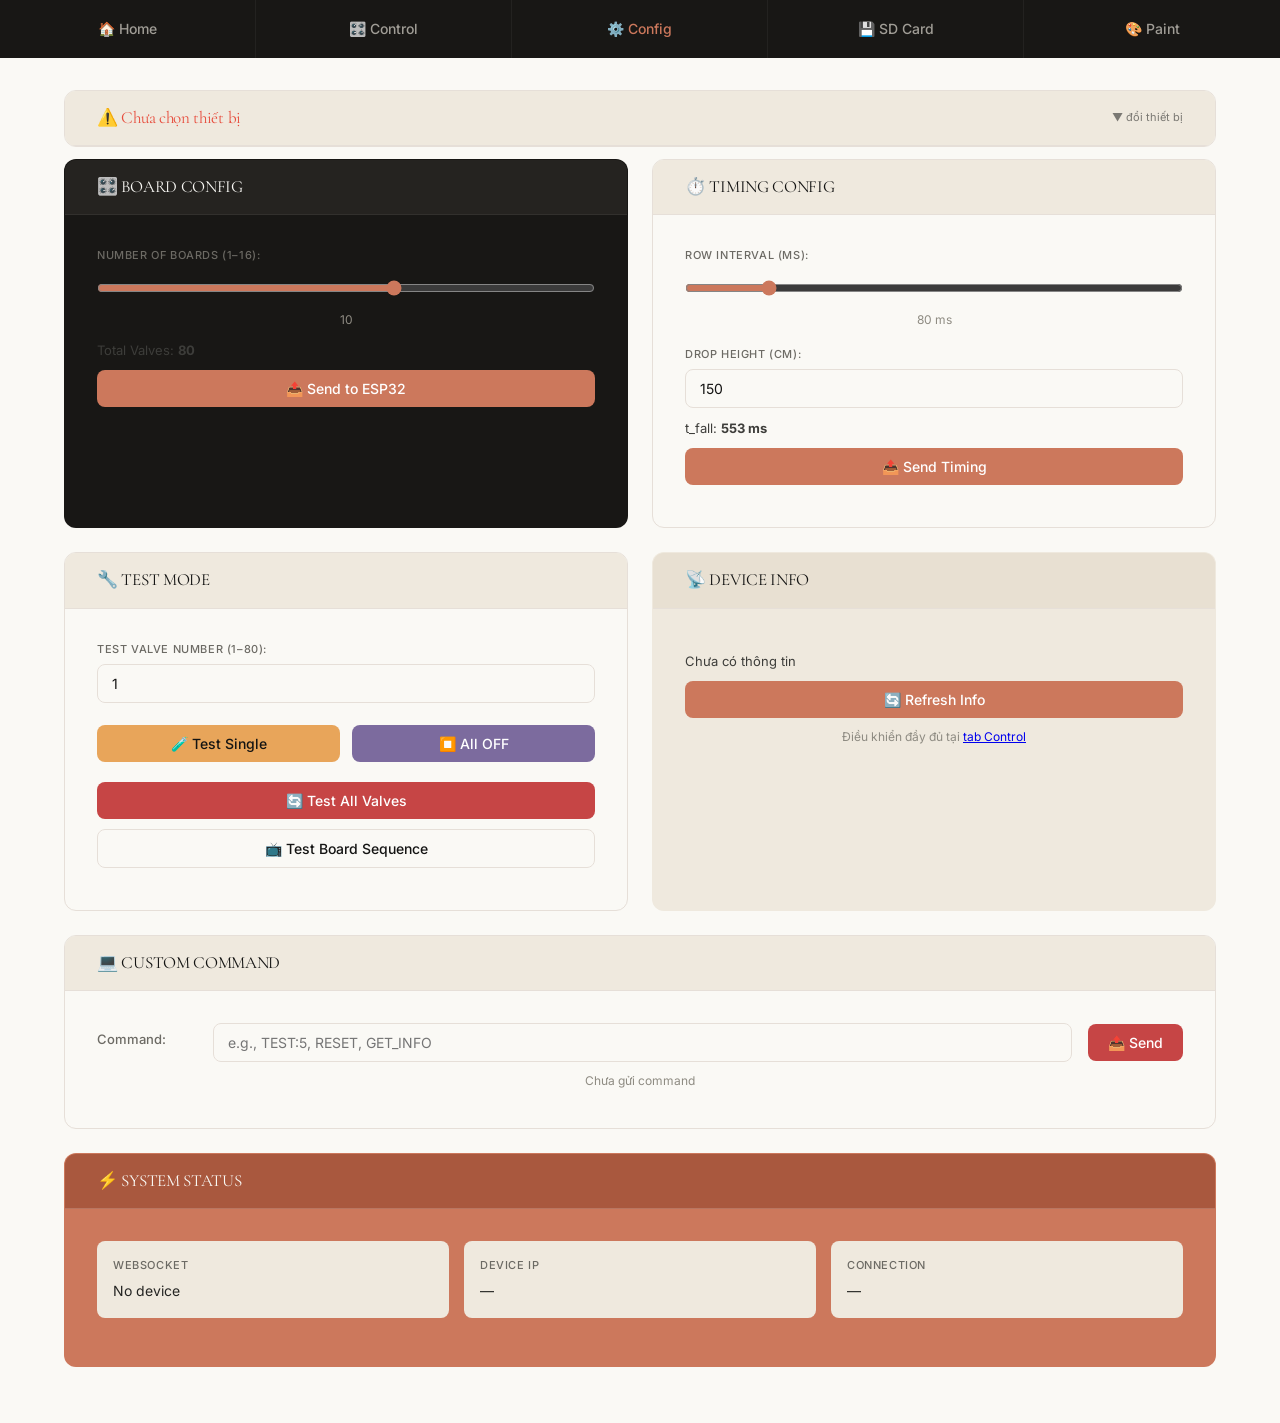
<file: config.html>
<!DOCTYPE html>
<html lang="vi">
<head>
    <meta charset="UTF-8">
    <meta name="viewport" content="width=device-width, initial-scale=1.0">
    <meta http-equiv="Cache-Control" content="no-cache, no-store, must-revalidate">
    <title>Config - WATERFALL</title>
    <link rel="stylesheet" href="style.css">
</head>
<body>
    <div id="navbar-container">
        <nav class="navbar">
            <ul>
                <li><a href="home.html">🏠 Home</a></li>
                <li><a href="control.html">🎛️ Control</a></li>
                <li><a href="config.html" class="active">⚙️ Config</a></li>
                <li><a href="sd.html">💾 SD Card</a></li>
                <li><a href="paint.html">🎨 Paint</a></li>
            </ul>
        </nav>
    </div>

    <div class="content">

        <!-- Device selector -->
        <div class="card" style="margin-bottom:12px;">
            <div class="card-header" style="cursor:pointer;" onclick="toggleDeviceSelector()">
                <h3 id="device-info-display" style="margin:0;">⚠️ Chưa chọn thiết bị</h3>
                <span id="dev-sel-toggle" class="header-meta" style="font-size:11px;">▼ đổi thiết bị</span>
            </div>
            <div id="device-selector-body" style="display:none;">
                <div class="card-content" style="padding-top:8px;">
                    <!-- MQTT device list -->
                    <div id="cfg-device-list" style="display:flex;flex-wrap:wrap;gap:8px;margin-bottom:10px;">
                        <p style="color:var(--muted);font-size:12px;">⏳ Đang tải danh sách...</p>
                    </div>
                    <!-- Manual entry -->
                    <div style="display:flex;gap:6px;align-items:center;flex-wrap:wrap;">
                        <input type="text"   id="cfg-manual-ip"   placeholder="192.168.1.x"
                               style="flex:1;min-width:120px;" value="">
                        <input type="number" id="cfg-manual-port" placeholder="3333"
                               style="width:70px;" value="3333">
                        <button class="btn btn-primary" style="padding:6px 12px;font-size:12px;"
                                onclick="cfgSelectManual()">🔗 Chọn</button>
                    </div>
                </div>
            </div>
        </div>

        <!-- Row 1: Board Config + Timing Config -->
        <div class="grid-2">

            <div class="card card-dark">
                <div class="card-header">
                    <h3>🎛️ BOARD CONFIG</h3>
                </div>
                <div class="card-content">
                    <label>Number of Boards (1–16):</label>
                    <input type="range" min="1" max="16" value="10" id="board-count"
                           oninput="updateBoardCount(this.value)" class="slider">
                    <p class="status-text" id="board-count-display">10</p>
                    <p class="info-text">Total Valves: <strong><span id="valve-count">80</span></strong></p>
                    <button class="btn btn-primary" onclick="sendBoardCount()">📤 Send to ESP32</button>
                </div>
            </div>

            <div class="card">
                <div class="card-header">
                    <h3>⏱️ TIMING CONFIG</h3>
                </div>
                <div class="card-content">
                    <label>Row Interval (ms):</label>
                    <input type="range" min="20" max="400" value="80" id="row-interval"
                           oninput="updateRowIntervalDisplay(this.value)" class="slider">
                    <p class="status-text" id="row-interval-display">80 ms</p>

                    <label>Drop Height (cm):</label>
                    <input type="number" id="drop-height" value="150" min="30" max="600">
                    <p class="info-text">t_fall: <strong><span id="t-fall-display">175</span> ms</strong></p>

                    <button class="btn btn-primary" onclick="sendTimingConfig()">📤 Send Timing</button>
                </div>
            </div>

        </div>

        <!-- Row 2: Test Mode + Device Info -->
        <div class="grid-2">

            <div class="card">
                <div class="card-header">
                    <h3>🔧 TEST MODE</h3>
                </div>
                <div class="card-content">
                    <label>Test Valve Number (1–80):</label>
                    <input type="number" id="test-valve-num" value="1" min="1" max="80">
                    <div class="button-group" style="margin-top: 12px;">
                        <button class="btn btn-warning" onclick="testSingleValve()">🧪 Test Single</button>
                        <button class="btn btn-purple" onclick="allValvesOff()">⏹️ All OFF</button>
                    </div>
                    <button class="btn btn-danger" onclick="testAllValves()">🔄 Test All Valves</button>
                    <button class="btn btn-secondary" onclick="testBoardSequence()">📺 Test Board Sequence</button>
                </div>
            </div>

            <div class="card card-cream">
                <div class="card-header">
                    <h3>📡 DEVICE INFO</h3>
                </div>
                <div class="card-content">
                    <p id="device-info-text" class="info-text">Chưa có thông tin</p>
                    <button class="btn btn-primary" onclick="fetchDeviceInfo()">🔄 Refresh Info</button>
                    <p class="status-text" style="margin-top: 10px;">
                        Điều khiển đầy đủ tại <a href="control.html">tab Control</a>
                    </p>
                </div>
            </div>

        </div>

        <!-- Row 3: Custom Command -->
        <div class="card">
            <div class="card-header">
                <h3>💻 CUSTOM COMMAND</h3>
            </div>
            <div class="card-content">
                <div class="command-input">
                    <label>Command:</label>
                    <input type="text" id="custom-command"
                           placeholder="e.g., TEST:5, RESET, GET_INFO">
                    <button class="btn btn-danger" onclick="sendCustomCommand()">📤 Send</button>
                </div>
                <p class="status-text" id="command-status">Chưa gửi command</p>
            </div>
        </div>

        <!-- Row 4: System Status -->
        <div class="card card-coral">
            <div class="card-header">
                <h3>⚡ SYSTEM STATUS</h3>
            </div>
            <div class="card-content">
                <div style="display: grid; grid-template-columns: repeat(3, 1fr); gap: 15px;">
                    <div class="status-panel">
                        <h3>WebSocket</h3>
                        <p id="ws-status">—</p>
                    </div>
                    <div class="status-panel">
                        <h3>Device IP</h3>
                        <p id="status-device-ip">—</p>
                    </div>
                    <div class="status-panel">
                        <h3>Connection</h3>
                        <p id="status-connection">—</p>
                    </div>
                </div>
            </div>
        </div>

    </div><!-- .content -->

    <script src="control.js"></script>
    <script>
        // ── Device info ──────────────────────────────────────────────────────
        function fetchDeviceInfo() {
            const deviceIp = localStorage.getItem('selected_esp_ip');
            if (!deviceIp) {
                alert('Chưa chọn thiết bị! Vào Home > Access');
                return;
            }
            document.getElementById('device-info-text').textContent = 'Đang lấy thông tin...';
            fetch('/api/send-command', {
                method: 'POST',
                headers: { 'Content-Type': 'application/json' },
                body: JSON.stringify({ ip: deviceIp, port: 8888, command: 'GET_INFO' })
            })
            .then(r => r.json())
            .then(data => {
                document.getElementById('device-info-text').textContent =
                    (data.success && data.response) ? data.response
                    : 'Lỗi: ' + (data.error || 'Không nhận được phản hồi');
            })
            .catch(e => {
                document.getElementById('device-info-text').textContent = 'Lỗi: ' + e.message;
            });
        }

        // ── Board count ──────────────────────────────────────────────────────
        function updateBoardCount(value) {
            document.getElementById('board-count-display').textContent = value;
            document.getElementById('valve-count').textContent = value * 8;
            localStorage.setItem('numBoards', value);
        }

        function sendBoardCount() {
            const count = document.getElementById('board-count').value;
            setBoardCount(count);
        }

        // ── Timing ───────────────────────────────────────────────────────────
        function calcTFall(height) {
            return Math.round(Math.sqrt((2 * height) / 980) * 1000);
        }

        function updateRowIntervalDisplay(value) {
            document.getElementById('row-interval-display').textContent = value + ' ms';
            const height = parseInt(document.getElementById('drop-height').value) || 150;
            document.getElementById('t-fall-display').textContent = calcTFall(height);
        }

        document.getElementById('drop-height').addEventListener('input', function () {
            document.getElementById('t-fall-display').textContent = calcTFall(parseInt(this.value) || 150);
        });

        function sendTimingConfig() {
            const interval = document.getElementById('row-interval').value;
            const height   = document.getElementById('drop-height').value;
            setRowInterval(interval).then(ok => { if (ok) setDropHeight(height); });
        }

        // ── Test mode ────────────────────────────────────────────────────────
        function testSingleValve() {
            const num = parseInt(document.getElementById('test-valve-num').value);
            if (num < 1 || num > 80) { alert('Số van phải từ 1–80!'); return; }
            testValve(num);
        }

        function testAllValves() {
            if (confirm('Gửi test sequence cho tất cả 80 van?')) {
                fetch('/api/test-all-valves', {
                    method: 'POST',
                    headers: { 'Content-Type': 'application/json' }
                });
            }
        }

        // ── Device selector ──────────────────────────────────────────────────
        function toggleDeviceSelector() {
            const body   = document.getElementById('device-selector-body');
            const toggle = document.getElementById('dev-sel-toggle');
            const open   = body.style.display === 'none';
            body.style.display  = open ? '' : 'none';
            toggle.textContent  = open ? '▲ đóng' : '▼ đổi thiết bị';
            if (open) loadCfgDevices();
        }

        function updateBanner() {
            const ip   = localStorage.getItem('selected_esp_ip');
            const port = localStorage.getItem('selected_esp_port') || '3333';
            const banner = document.getElementById('device-info-display');
            if (ip) {
                banner.textContent = `🎯 Đang điều khiển: ${ip}:${port}`;
                banner.style.color = '#27ae60';
                document.getElementById('status-device-ip').textContent   = ip;
                document.getElementById('status-connection').textContent  = `Port ${port}`;
                document.getElementById('ws-status').textContent          = 'Ready';
            } else {
                banner.textContent = '⚠️ Chưa chọn thiết bị';
                banner.style.color = '#e74c3c';
                document.getElementById('ws-status').textContent         = 'No device';
                document.getElementById('status-device-ip').textContent  = '—';
                document.getElementById('status-connection').textContent = '—';
            }
        }

        function cfgSelect(ip, port) {
            localStorage.setItem('selected_esp_ip',   ip);
            localStorage.setItem('selected_esp_port', port);
            updateBanner();
            // Close selector
            document.getElementById('device-selector-body').style.display = 'none';
            document.getElementById('dev-sel-toggle').textContent = '▼ đổi thiết bị';
            // Re-render list so the star updates
            loadCfgDevices();
        }

        function cfgSelectManual() {
            const ip   = document.getElementById('cfg-manual-ip').value.trim();
            const port = document.getElementById('cfg-manual-port').value || '3333';
            if (!ip) { alert('Nhập địa chỉ IP!'); return; }
            cfgSelect(ip, port);
        }

        function loadCfgDevices() {
            const container = document.getElementById('cfg-device-list');
            const savedIp   = localStorage.getItem('selected_esp_ip');
            fetch('/api/devices')
                .then(r => r.json())
                .then(data => {
                    const devices = data.devices || [];
                    if (!devices.length) {
                        container.innerHTML = '<p style="color:var(--muted);font-size:12px;">Không có thiết bị MQTT</p>';
                        return;
                    }
                    container.innerHTML = devices.map(d => {
                        const online  = d.online;
                        const isSel   = savedIp && savedIp === d.ip;
                        const cls     = online ? '#27ae60' : '#888';
                        const dot     = online ? '🟢' : '🔴';
                        return `<div style="border:1px solid ${isSel ? '#27ae60' : '#333'};border-radius:6px;
                                            padding:6px 10px;font-size:12px;background:${isSel ? 'rgba(39,174,96,0.1)' : ''};
                                            display:flex;align-items:center;gap:8px;flex-wrap:wrap;">
                            <span>${dot} <b>${d.name}</b>${isSel ? ' ⭐' : ''}</span>
                            <span style="color:#888;">${d.ip || '—'}</span>
                            ${d.ip ? `<button class="btn btn-primary" style="padding:3px 8px;font-size:11px;"
                                onclick="cfgSelect('${d.ip}', 3333)">Chọn</button>` : ''}
                        </div>`;
                    }).join('');
                })
                .catch(() => {
                    container.innerHTML = '<p style="color:var(--muted);font-size:12px;">Không kết nối được server</p>';
                });
        }

        // ── Init ─────────────────────────────────────────────────────────────
        window.addEventListener('DOMContentLoaded', function () {
            updateBanner();

            // Pre-fill manual IP from saved selection
            const savedIp = localStorage.getItem('selected_esp_ip');
            if (savedIp) document.getElementById('cfg-manual-ip').value = savedIp;

            // Restore saved board count
            const saved = localStorage.getItem('numBoards');
            if (saved) {
                document.getElementById('board-count').value = saved;
                updateBoardCount(saved);
            }

            // Initial t_fall
            updateRowIntervalDisplay(document.getElementById('row-interval').value);
        });
    </script>
</body>
</html>
</file>
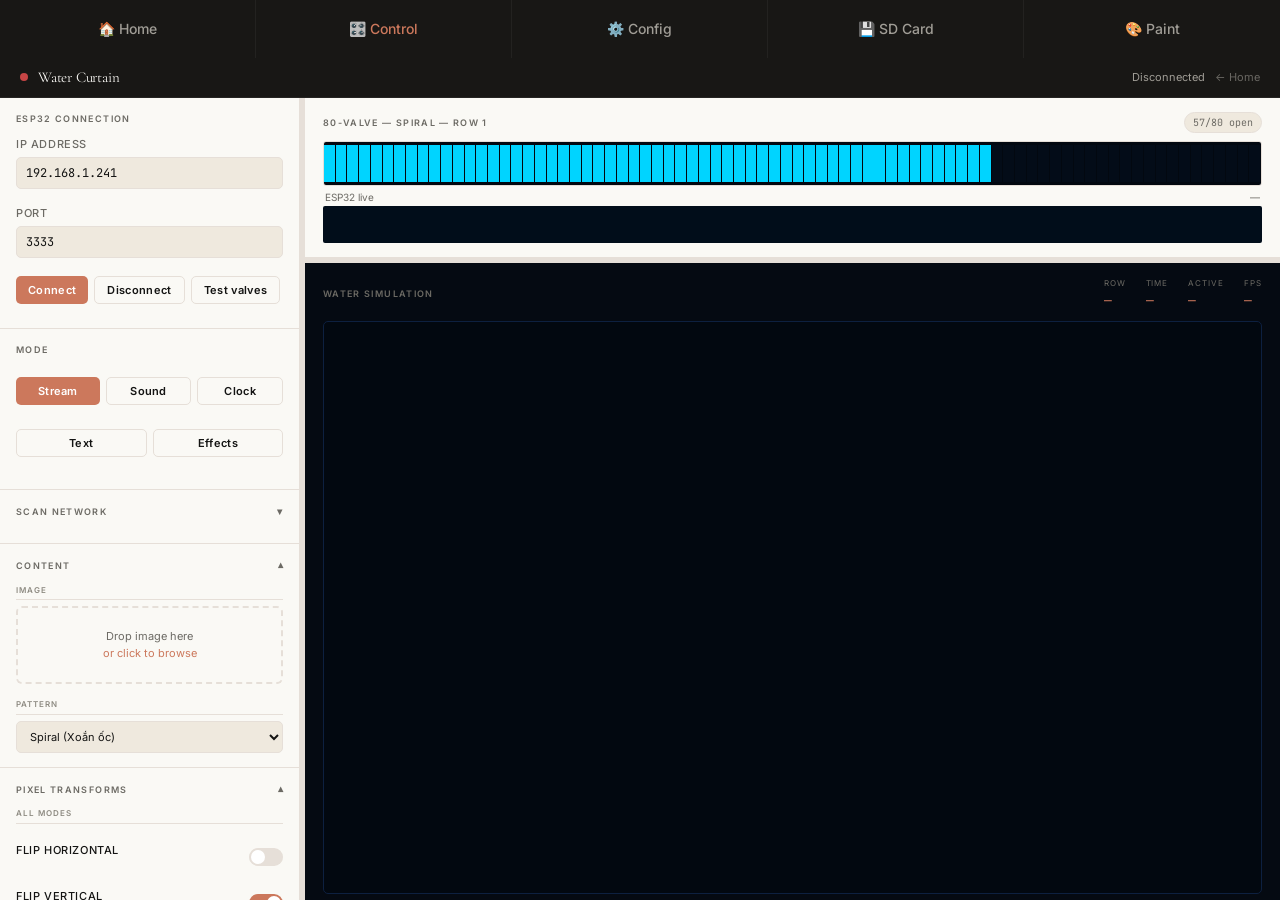
<file: control.html>
﻿<!doctype html>
<html lang="vi">
  <head>
    <meta charset="UTF-8" />
    <meta name="viewport" content="width=device-width,initial-scale=1.0" />
    <title>Control - WATERFALL</title>
    <link rel="stylesheet" href="style.css">
    <style>
      @import url("https://fonts.googleapis.com/css2?family=Cormorant+Garamond:wght@400&family=Inter:wght@400;500&family=JetBrains+Mono:wght@400;600&display=swap");
      :root {
        /* Anthropic design tokens */
        --bg:        #faf9f5;   /* canvas */
        --surface:   #faf9f5;
        --card:      #efe9de;   /* surface-card */
        --border:    #e6dfd8;   /* hairline */
        --accent:    #cc785c;   /* coral primary */
        --accent-hv: #a9583e;
        --danger:    #c64545;
        --success:   #5db872;
        --warn:      #d4a017;
        --text:      #141413;   /* ink */
        --muted:     #6c6a64;
        --muted-soft:#8e8b82;
        --dark:      #181715;   /* surface-dark */
        --dark-el:   #252320;
        --dark-soft: #1f1e1b;
        --on-dark:   #faf9f5;
        --on-dark-s: #a09d96;
        --mono: 'JetBrains Mono', monospace;
        --sans: 'Inter', -apple-system, BlinkMacSystemFont, 'Segoe UI', sans-serif;
        --serif: 'Cormorant Garamond', Georgia, serif;
      }
      * {
        box-sizing: border-box;
        margin: 0;
        padding: 0;
      }
      body {
        background: var(--bg);
        color: var(--text);
        font-family: var(--sans);
        height: 100vh;
        overflow: hidden;
        display: flex;
        flex-direction: column;
      }
      header {
        border-bottom: 1px solid var(--border);
        padding: 12px 24px;
        display: flex;
        align-items: center;
        gap: 12px;
        background: var(--dark);
      }
      header h1 {
        font-family: var(--serif);
        font-size: 16px;
        font-weight: 400;
        letter-spacing: -0.2px;
        color: var(--on-dark);
      }
      .dot {
        width: 8px;
        height: 8px;
        border-radius: 50%;
        background: var(--danger);
        flex-shrink: 0;
      }
      .dot.on {
        background: var(--success);
        animation: pulse 2s infinite;
      }
      @keyframes pulse {
        0%,
        100% {
          opacity: 1;
        }
        50% {
          opacity: 0.4;
        }
      }
      .layout {
        display: flex;
        flex: 1;
        overflow: hidden;
        min-height: 0;
      }
      .panel-left {
        background: var(--surface);
        border-right: 1px solid var(--border);
        display: flex;
        flex-direction: column;
        overflow-y: auto;
        width: 300px;
        min-width: 200px;
        max-width: 480px;
        flex-shrink: 0;
      }
      /* ── Resize handles ───────────────────────────────────── */
      .resize-v {
        width: 5px;
        background: var(--border);
        cursor: col-resize;
        flex-shrink: 0;
        transition: background 0.15s;
        position: relative;
        z-index: 20;
      }
      .resize-v:hover, .resize-v.active { background: var(--accent); }
      .resize-v::after {
        content: '';
        position: absolute;
        inset: 0 -3px;   /* wider hit area */
      }
      .resize-h {
        height: 5px;
        background: var(--border);
        cursor: row-resize;
        flex-shrink: 0;
        transition: background 0.15s;
        position: relative;
        z-index: 20;
      }
      .resize-h:hover, .resize-h.active { background: var(--accent); }
      .resize-h::after {
        content: '';
        position: absolute;
        inset: -3px 0;   /* wider hit area */
      }
      .sec {
        padding: 14px 16px;
        border-bottom: 1px solid var(--border);
      }
      /* Collapsible section */
      .sec-title {
        font-size: 9px;
        font-weight: 600;
        letter-spacing: 0.15em;
        text-transform: uppercase;
        color: var(--muted);
        margin-bottom: 10px;
        display: flex;
        align-items: center;
        justify-content: space-between;
        cursor: default;
      }
      .sec-title.collapsible {
        cursor: pointer;
        user-select: none;
      }
      .sec-title.collapsible:hover { color: var(--text); }
      .sec-body.collapsed { display: none; }
      .sec-chevron { transition: transform .2s; font-size: 10px; }
      .sec-chevron.open { transform: rotate(180deg); }
      .subsec-label {
        font-size: 8px;
        font-weight: 600;
        letter-spacing: 0.12em;
        text-transform: uppercase;
        color: var(--muted-soft);
        margin-bottom: 6px;
        padding-bottom: 3px;
        border-bottom: 1px solid var(--border);
      }
      label {
        font-size: 11px;
        color: var(--muted);
        display: block;
        margin-bottom: 4px;
      }
      input[type="text"],
      input[type="number"] {
        width: 100%;
        background: var(--card);
        border: 1px solid var(--border);
        color: var(--text);
        font-family: var(--mono);
        font-size: 12px;
        padding: 7px 9px;
        border-radius: 5px;
        outline: none;
        transition: border-color 0.2s;
      }
      input:focus {
        border-color: var(--accent);
      }
      input[type="range"] {
        width: 100%;
        accent-color: var(--accent);
        cursor: pointer;
        margin-top: 2px;
      }
      .val-label {
        font-family: var(--mono);
        font-size: 11px;
        color: var(--accent);
        text-align: right;
        margin-top: 2px;
      }
      .row2 {
        display: flex;
        gap: 8px;
      }
      .row2 > * {
        flex: 1;
      }
      .dropzone {
        border: 2px dashed var(--border);
        border-radius: 6px;
        padding: 20px;
        text-align: center;
        cursor: pointer;
        transition:
          border-color 0.2s,
          background 0.2s;
        position: relative;
      }
      .dropzone:hover,
      .dropzone.drag {
        border-color: var(--accent);
        background: rgba(0, 212, 255, 0.04);
      }
      .dropzone input {
        position: absolute;
        inset: 0;
        opacity: 0;
        cursor: pointer;
        width: 100%;
        height: 100%;
      }
      .dropzone p {
        font-size: 11px;
        color: var(--muted);
      }
      .dropzone p span {
        color: var(--accent);
      }
      #thumb-preview {
        margin-top: 8px;
        display: none;
        width: 100%;
        border-radius: 5px;
        border: 1px solid var(--border);
      }
      .seg-row {
        display: flex;
        align-items: center;
        justify-content: space-between;
        margin-top: 8px;
      }
      .seg-row > label:first-child {
        margin: 0;
        color: var(--text);
        font-size: 11px;
      }
      .tw {
        position: relative;
        width: 34px;
        height: 18px;
        background: var(--border);
        border-radius: 9px;
        display: inline-block;
        transition: background 0.2s;
        flex-shrink: 0;
        cursor: pointer;
      }
      .tw.on {
        background: var(--accent);
      }
      .tw input {
        position: absolute;
        inset: 0;
        opacity: 0;
        cursor: pointer;
        width: 100%;
        height: 100%;
        margin: 0;
      }
      .tw-knob {
        position: absolute;
        top: 2px;
        left: 2px;
        width: 14px;
        height: 14px;
        background: #fff;
        border-radius: 50%;
        transition: transform 0.2s;
        pointer-events: none;
      }
      .tw.on .tw-knob {
        transform: translateX(16px);
      }
      .btn {
        display: block;
        width: 100%;
        padding: 10px;
        border: none;
        border-radius: 5px;
        font-family: var(--sans);
        font-size: 12px;
        font-weight: 600;
        cursor: pointer;
        transition:
          opacity 0.15s,
          transform 0.1s;
        letter-spacing: 0.03em;
      }
      .btn:active {
        transform: scale(0.98);
      }
      .btn:disabled {
        opacity: 0.3;
        cursor: not-allowed;
      }
      .btn-primary {
        background: var(--accent);
        color: #fff;
      }
      .btn-primary:hover:not(:disabled) { background: var(--accent-hv); }
      .btn-danger {
        background: var(--danger);
        color: #fff;
      }
      .btn-ghost {
        background: transparent;
        border: 1px solid var(--border);
        color: var(--text);
      }
      .btn-ghost:hover:not(:disabled) { background: var(--card); }
      /* MQTT-mode: stream unavailable */
      .mqtt-unavail {
        opacity: 0.4;
        cursor: not-allowed;
        position: relative;
      }
      .btn-sm {
        padding: 6px 12px;
        width: auto;
        font-size: 11px;
        display: inline-block;
      }
      .progress-bar {
        height: 3px;
        background: var(--border);
        border-radius: 2px;
        overflow: hidden;
        margin-top: 8px;
      }
      .progress-fill {
        height: 100%;
        background: var(--accent);
        border-radius: 2px;
        transition: width 0.1s;
        width: 0%;
      }
      #log {
        font-family: var(--mono);
        font-size: 10px;
        background: var(--card);
        border: 1px solid var(--border);
        border-radius: 5px;
        padding: 8px;
        height: 120px;
        overflow-y: auto;
        line-height: 1.8;
      }
      /* ── Pump panel ── */
      .pump-row { display:flex; align-items:center; gap:7px; font-size:11px; color:var(--text); padding:3px 0; }
      .pump-dot { width:9px; height:9px; border-radius:50%; background:var(--muted); flex-shrink:0; transition:background .3s; }
      .pump-dot.on  { background:#4caf8a; box-shadow:0 0 5px #4caf8a88; animation:pulse 2s infinite; }
      .pump-dot.off { background:var(--muted); }
      .pump-dot.warn { background:#e8a55a; }
      .pump-tag { margin-left:auto; font-size:9px; font-family:var(--mono); color:var(--muted); }
      .pump-mode-btn { flex:1; font-size:11px; }
      .pump-mode-btn.active { background:var(--accent); color:#fff; border-color:var(--accent); }

      .log-ok {
        color: var(--success);
      }
      .log-err {
        color: var(--danger);
      }
      .log-info {
        color: var(--accent);
      }
      .log-warn {
        color: var(--warn);
      }
      input[type="checkbox"] {
        width: 14px;
        height: 14px;
        cursor: pointer;
        accent-color: var(--accent);
      }
      .panel-right {
        flex: 1;
        min-width: 0;
        display: flex;
        flex-direction: column;
        overflow: hidden;
      }
      .panel-preview {
        flex-shrink: 0;
        padding: 14px 18px;
        border-bottom: 1px solid var(--border);
        background: var(--bg);
        flex-shrink: 0;
      }
      .preview-hdr {
        display: flex;
        align-items: center;
        justify-content: space-between;
        margin-bottom: 8px;
      }
      .preview-title {
        font-size: 9px;
        font-weight: 600;
        letter-spacing: 0.15em;
        text-transform: uppercase;
        color: var(--muted);
      }
      .badge {
        font-family: var(--mono);
        font-size: 10px;
        padding: 2px 8px;
        border-radius: 9999px;
        background: var(--card);
        border: 1px solid var(--border);
        color: var(--muted);
      }
      .badge-coral { background: var(--accent); border-color: var(--accent); color: #fff; }
      .badge-teal  { background: #5db8a6; border-color: #5db8a6; color: #fff; }
      /* Mode notice bar (MQTT only) */
      .mode-notice {
        background: #faf5f0;
        border: 1px solid var(--border);
        border-radius: 6px;
        padding: 7px 10px;
        font-size: 10px;
        color: var(--muted);
        margin-bottom: 8px;
        line-height: 1.5;
      }
      .mode-notice strong { color: var(--accent); }
      #pixel-canvas {
        image-rendering: pixelated;
        border: 1px solid var(--border);
        border-radius: 3px;
        width: 100%;
        display: block;
      }
      .panel-sim {
        flex: 1;
        min-height: 0;
        display: flex;
        flex-direction: column;
        padding: 14px 18px 6px;
        background: #050a12;
        overflow: hidden;
        min-height: 0;
      }
      .sim-hdr {
        display: flex;
        align-items: center;
        justify-content: space-between;
        margin-bottom: 10px;
        flex-shrink: 0;
      }
      .stats {
        display: flex;
        gap: 20px;
      }
      .stat {
        display: flex;
        flex-direction: column;
        gap: 1px;
      }
      .stat-label {
        font-size: 8px;
        text-transform: uppercase;
        letter-spacing: 0.12em;
        color: var(--muted);
      }
      .stat-val {
        font-family: var(--mono);
        font-size: 13px;
        color: var(--accent);
      }
      #sim-canvas {
        flex: 1;
        border: 1px solid #0d2040;
        border-radius: 5px;
        display: block;
        background: #020810;
        width: 100%;
        min-height: 0;
      }
    </style>
  </head>
  <body>
    <nav class="navbar">
      <ul>
        <li><a href="home.html">🏠 Home</a></li>
        <li><a href="control.html" class="active">🎛️ Control</a></li>
        <li><a href="config.html">⚙️ Config</a></li>
        <li><a href="sd.html">💾 SD Card</a></li>
        <li><a href="paint.html">🎨 Paint</a></li>
      </ul>
    </nav>

    <!-- Connection Status Bar -->
    <div style="background:var(--dark);padding:8px 20px;display:flex;align-items:center;gap:10px;border-bottom:1px solid rgba(255,255,255,0.06);flex-shrink:0;">
      <div id="conn-dot" class="dot"></div>
      <span style="font-family:var(--serif);font-size:15px;font-weight:400;color:var(--on-dark);letter-spacing:-0.2px;">Water Curtain</span>
      <span id="mode-badge" class="badge" style="display:none;">—</span>
      <span id="conn-label" style="font-size:11px;color:var(--on-dark-s);margin-left:auto;">Disconnected</span>
      <span id="fw-badge" onclick="fetchFwVersion(document.getElementById('ip').value.trim())" title="Click để refresh" style="display:none;cursor:pointer;font-size:10px;padding:2px 6px;background:rgba(0,204,255,0.12);border:1px solid rgba(0,204,255,0.25);border-radius:3px;color:#00ccff;font-family:var(--mono);">—</span>
      <a href="home.html" style="font-size:11px;color:var(--on-dark-s);text-decoration:none;opacity:.6;">← Home</a>
    </div>

    <!-- Main Control Layout -->
    <div class="layout">
      <div class="panel-left">
        <div class="sec">
          <div class="sec-title">ESP32 Connection</div>
          <!-- MQTT device picker (visible when accessed from https://) -->
          <div id="mqtt-picker" style="display:none; margin-bottom:8px;">
            <label>Device (MQTT)</label>
            <select id="mqtt-device-select" style="width:100%;padding:6px;background:var(--card);border:1px solid var(--border);color:var(--text);border-radius:4px;font-size:12px;">
              <option value="">-- Chọn thiết bị --</option>
            </select>
            <div style="margin-top:4px;font-size:10px;color:var(--muted);">Streaming không khả dụng qua MQTT</div>
          </div>
          <!-- LAN direct (visible when http:// or file://) -->
          <div id="lan-form">
            <label>IP Address</label>
            <input type="text" id="ip" value="192.168.1.241" />
            <div style="margin-top: 6px"></div>
            <label>Port</label>
            <input type="number" id="port" value="3333" />
          </div>
          <div style="margin-top: 8px; display: flex; gap: 6px">
            <button class="btn btn-primary btn-sm" onclick="connectESP()">
              Connect
            </button>
            <button class="btn btn-ghost btn-sm" onclick="disconnectESP()">
              Disconnect
            </button>
            <button class="btn btn-ghost btn-sm" onclick="testValves()">
              Test valves
            </button>
          </div>
        </div>

        <!-- ── Mode Selector ── -->
        <div class="sec">
          <div class="sec-title">Mode</div>
          <div style="display:flex;gap:6px;margin-bottom:4px;">
            <button class="btn btn-primary btn-sm" id="mode-btn-stream"
                    onclick="setMode('stream')" style="flex:1">Stream</button>
            <button class="btn btn-ghost btn-sm" id="mode-btn-sound"
                    onclick="setMode('sound')" style="flex:1">Sound</button>
            <button class="btn btn-ghost btn-sm" id="mode-btn-clock"
                    onclick="setMode('clock')" style="flex:1">Clock</button>
          </div>
          <div style="display:flex;gap:6px;margin-bottom:8px;">
            <button class="btn btn-ghost btn-sm" id="mode-btn-text"
                    onclick="setMode('text')" style="flex:1">Text</button>
            <button class="btn btn-ghost btn-sm" id="mode-btn-effect"
                    onclick="setMode('effect')" style="flex:1">Effects</button>
          </div>
          <div id="text-opts" style="display:none;">
            <div style="margin-bottom:8px;">
              <label style="font-size:11px;color:var(--muted);display:block;margin-bottom:4px;">Text</label>
              <input type="text" id="text-input" maxlength="64"
                placeholder="WATERFALL"
                style="width:100%;padding:5px 8px;font-size:13px;font-family:var(--mono);background:var(--card);border:1px solid var(--border);border-radius:4px;color:var(--text);letter-spacing:1px;"
                oninput="sendTextConfig()"/>
            </div>
            <div style="margin-bottom:10px;">
              <label style="font-size:11px;color:var(--muted);display:block;margin-bottom:5px;">Display</label>
              <div style="display:flex;gap:5px;">
                <button id="tdm-all" class="btn btn-primary btn-sm" onclick="setTextDisplayMode('all')" style="flex:1;font-size:11px;">
                  All text
                </button>
                <button id="tdm-char" class="btn btn-ghost btn-sm" onclick="setTextDisplayMode('char')" style="flex:1;font-size:11px;">
                  Per character
                </button>
              </div>
            </div>
            <label style="font-size:11px;color:var(--muted);">
              Size <span id="text-size-val">2</span>×
              <span style="font-size:10px;opacity:.6;">(pixel scale)</span>
            </label>
            <input type="range" id="text-size" min="1" max="8" value="2"
                   oninput="document.getElementById('text-size-val').textContent=this.value"
                   onchange="sendTextConfig()"
                   style="width:100%;margin-top:4px;accent-color:var(--primary);">
            <label style="font-size:11px;color:var(--muted);">
              Speed <span id="text-speed-val">50</span>
            </label>
            <input type="range" id="text-speed" min="0" max="100" value="50"
                   oninput="document.getElementById('text-speed-val').textContent=this.value"
                   onchange="sendTextConfig()"
                   style="width:100%;margin-top:4px;accent-color:var(--primary);">
            <div style="display:flex;gap:8px;align-items:center;margin-top:8px;">
              <label style="font-size:11px;white-space:nowrap;color:var(--muted)">Gap (ms)</label>
              <input type="number" id="text-gap-ms" min="0" max="10000" value="500"
                style="width:64px;padding:3px 5px;font-size:11px;background:var(--card);border:1px solid var(--border);border-radius:4px;color:var(--text);text-align:center"
                title="Pause between display cycles"/>
              <span style="font-size:10px;color:var(--muted)">pause per cycle</span>
            </div>
            <div style="display:flex;gap:6px;margin-top:8px;">
              <button class="btn btn-primary btn-sm" onclick="runText()" style="flex:1">▶ Run</button>
              <button class="btn btn-ghost btn-sm"   onclick="stopText()" style="flex:1">■ Stop</button>
            </div>
          </div>
          <div id="clock-opts" style="display:none;">
            <label style="font-size:11px;color:var(--muted);">
              Text size <span id="clock-speed-val">50</span>
              <span style="font-size:10px;opacity:.6;">(slider = row speed)</span>
            </label>
            <input type="range" id="clock-speed" min="0" max="100" value="50"
                   oninput="document.getElementById('clock-speed-val').textContent=this.value"
                   onchange="sendClockConfig()"
                   style="width:100%;margin-top:4px;accent-color:var(--primary);">
            <div style="margin-top:6px;font-size:10px;color:var(--muted);">
              Slide ◀ slower rows (taller text) &nbsp;|&nbsp; ▶ faster rows (shorter text)
            </div>
            <div style="display:flex;gap:8px;align-items:center;margin-top:8px;">
              <label style="font-size:11px;white-space:nowrap;color:var(--muted)">Gap (ms)</label>
              <input type="number" id="clock-gap-ms" min="0" max="10000" value="1000"
                style="width:64px;padding:3px 5px;font-size:11px;background:var(--card);border:1px solid var(--border);border-radius:4px;color:var(--text);text-align:center"
                title="Thời gian nghỉ giữa các lần hiển thị (ms)"/>
              <span style="font-size:10px;color:var(--muted)">chờ sau mỗi chu kỳ</span>
            </div>
            <div style="display:flex;gap:6px;margin-top:8px;">
              <button class="btn btn-primary btn-sm" onclick="runClock()" style="flex:1">▶ Run</button>
              <button class="btn btn-ghost btn-sm"   onclick="stopClock()" style="flex:1">■ Stop</button>
            </div>
          </div>
          <div id="sound-opts" style="display:none;">
            <label style="font-size:11px;color:var(--muted);margin-bottom:4px;display:block;">Pattern</label>
            <div style="display:flex;gap:4px;margin-bottom:8px;">
              <button class="btn btn-ghost btn-sm" id="pat-ripple"
                      onclick="setSoundPattern('ripple')" style="flex:1;font-size:10px;">Ripple</button>
              <button class="btn btn-ghost btn-sm" id="pat-columns"
                      onclick="setSoundPattern('columns')" style="flex:1;font-size:10px;">Columns</button>
              <button class="btn btn-ghost btn-sm" id="pat-wave"
                      onclick="setSoundPattern('wave')" style="flex:1;font-size:10px;">Wave</button>
            </div>
            <label style="font-size:11px;color:var(--muted);">
              Sensitivity <span id="sens-val">50</span>
            </label>
            <input type="range" id="sensitivity" min="0" max="100" value="50"
                   oninput="document.getElementById('sens-val').textContent=this.value"
                   onchange="sendSoundConfig()"
                   style="width:100%;margin-top:4px;accent-color:var(--primary);">
          </div>
          <div id="effects-opts" style="display:none;">
            <label style="font-size:11px;color:var(--muted);margin-bottom:4px;display:block;">Pattern</label>
            <div style="display:flex;gap:4px;margin-bottom:4px;">
              <button class="btn btn-primary btn-sm" id="efx-rain"
                      onclick="setEffectPattern('rain')"  style="flex:1;font-size:10px;">🌧 Mưa</button>
              <button class="btn btn-ghost btn-sm"   id="efx-wave"
                      onclick="setEffectPattern('wave')"  style="flex:1;font-size:10px;">〰 Sóng</button>
              <button class="btn btn-ghost btn-sm"   id="efx-chase"
                      onclick="setEffectPattern('chase')" style="flex:1;font-size:10px;">→ Đuổi</button>
              <button class="btn btn-ghost btn-sm"   id="efx-pulse"
                      onclick="setEffectPattern('pulse')" style="flex:1;font-size:10px;">◉ Nhịp</button>
            </div>
            <div style="display:flex;gap:4px;margin-bottom:4px;">
              <button class="btn btn-ghost btn-sm" id="efx-heart"
                      onclick="setEffectPattern('heart')"   style="flex:1;font-size:10px;">❤ Tim</button>
              <button class="btn btn-ghost btn-sm" id="efx-star"
                      onclick="setEffectPattern('star')"    style="flex:1;font-size:10px;">⭐ Sao</button>
              <button class="btn btn-ghost btn-sm" id="efx-music"
                      onclick="setEffectPattern('music')"   style="flex:1;font-size:10px;">🎵 Nốt</button>
              <button class="btn btn-ghost btn-sm" id="efx-diamond"
                      onclick="setEffectPattern('diamond')" style="flex:1;font-size:10px;">♦ Kim</button>
            </div>
            <div style="display:flex;gap:4px;margin-bottom:8px;">
              <button class="btn btn-ghost btn-sm" id="efx-script"
                      onclick="setEffectPattern('script')" style="width:100%;font-size:10px;">🎬 Script ~2 phút</button>
            </div>
            <label style="font-size:11px;color:var(--muted);">
              Speed <span id="efx-speed-val">50</span>
            </label>
            <input type="range" id="efx-speed" min="0" max="100" value="50"
                   oninput="document.getElementById('efx-speed-val').textContent=this.value"
                   onchange="sendEffectConfig()"
                   style="width:100%;margin-top:4px;accent-color:var(--primary);">
            <div style="display:flex;gap:6px;margin-top:8px;">
              <button class="btn btn-primary btn-sm" onclick="runEffect()" style="flex:1">▶ Run</button>
              <button class="btn btn-ghost btn-sm"   onclick="stopEffect()" style="flex:1">■ Stop</button>
            </div>
          </div>
        </div>

        <div class="sec">
          <div class="sec-title collapsible" onclick="toggleSec('scan-body','scan-chev')">
            <span>Scan Network</span>
            <span class="sec-chevron" id="scan-chev">▾</span>
          </div>
          <div class="sec-body collapsed" id="scan-body">
            <label>IP Range (192.168.1.x)</label>
            <div style="display:flex;gap:6px;align-items:center">
              <input type="number" id="scan-ip-from" value="1" min="1" max="254" style="flex:1" placeholder="From"/>
              <span style="color:var(--muted);font-size:11px">—</span>
              <input type="number" id="scan-ip-to" value="254" min="1" max="254" style="flex:1" placeholder="To"/>
            </div>
            <div style="margin-top:8px;display:flex;gap:6px">
              <button class="btn btn-primary btn-sm" onclick="scanESPNetwork()" style="flex:1">🔍 Scan</button>
              <button class="btn btn-ghost btn-sm" onclick="scanBLENetwork()" style="flex:1">📡 BLE</button>
            </div>
            <div id="scan-results" style="margin-top:8px;font-size:10px;background:var(--card);border:1px solid var(--border);border-radius:5px;padding:8px;display:none;max-height:100px;overflow-y:auto;"></div>
            <select id="scan-devices" style="width:100%;margin-top:8px;padding:7px 9px;background:var(--card);border:1px solid var(--border);color:var(--text);border-radius:5px;font-size:11px;" onchange="selectScannedESP(this.value)">
              <option value="">— No devices found —</option>
            </select>
          </div>
        </div>

        <!-- Config Device removed — use the Config tab for device config -->

        <!-- ─── Content ─── -->
        <div class="sec">
          <div class="sec-title collapsible" onclick="toggleSec('content-body','content-chev')">
            <span>Content</span>
            <span class="sec-chevron open" id="content-chev">▾</span>
          </div>
          <div class="sec-body" id="content-body">
            <div class="subsec-label">Image</div>
            <div class="dropzone" id="dropzone">
              <input type="file" accept="image/*" id="file-input" onchange="loadFile(this)"/>
              <p>Drop image here<br/><span>or click to browse</span></p>
            </div>
            <img id="thumb-preview"/>
            <div class="subsec-label" style="margin-top:14px">Pattern</div>
            <select id="pattern-type" style="width:100%;padding:7px 9px;background:var(--card);border:1px solid var(--border);color:var(--text);border-radius:5px;font-size:11px" onchange="updatePatternPreview()">
              <option value="spiral">Spiral (Xoắn ốc)</option>
              <option value="wave">Wave (Uốn lượn)</option>
              <option value="striped">Striped (Xen kẻ)</option>
              <option value="checkerboard">Checkerboard (Bàn cờ)</option>
              <option value="rain">Rain (Mưa)</option>
              <option value="diagonal">Diagonal (Chéo)</option>
              <option value="pulse">Pulse (Nhịp)</option>
            </select>
          </div>
        </div>

        <!-- ─── Pixel Transforms ─── -->
        <div class="sec">
          <div class="sec-title collapsible" onclick="toggleSec('px-body','px-chev')">
            <span>Pixel Transforms</span>
            <span class="sec-chevron open" id="px-chev">▾</span>
          </div>
          <div class="sec-body" id="px-body">
            <div class="subsec-label">All modes</div>
            <div class="seg-row">
              <label>Flip horizontal</label>
              <label class="tw" id="tw-fliph"><input type="checkbox" id="cb-fliph" onchange="toggleOpt('fliph')"/><span class="tw-knob"></span></label>
            </div>
            <div class="seg-row">
              <label>Flip vertical</label>
              <label class="tw on" id="tw-flipv"><input type="checkbox" id="cb-flipv" checked onchange="toggleOpt('flipv')"/><span class="tw-knob"></span></label>
            </div>
            <div class="seg-row">
              <label>Invert</label>
              <label class="tw" id="tw-inv"><input type="checkbox" id="cb-inv" onchange="toggleOpt('inv')"/><span class="tw-knob"></span></label>
            </div>
            <div class="subsec-label" style="margin-top:10px">Image only</div>
            <div class="seg-row">
              <label>Remove dark background</label>
              <label class="tw on" id="tw-rmbg"><input type="checkbox" id="cb-rmbg" checked onchange="toggleOpt('rmbg')"/><span class="tw-knob"></span></label>
            </div>
            <div class="seg-row">
              <label>Saturation boost</label>
              <label class="tw on" id="tw-sat"><input type="checkbox" id="cb-sat" checked onchange="toggleOpt('sat')"/><span class="tw-knob"></span></label>
            </div>
            <div style="margin-top:10px">
              <label>Threshold <span id="thr-lbl" style="color:var(--accent);font-family:var(--mono)">40</span></label>
              <input type="range" id="thr" min="5" max="230" value="40" oninput="onThr()"/>
            </div>
            <div style="margin-top:6px">
              <label>Dilation <span id="dil-lbl" style="color:var(--accent);font-family:var(--mono)">1</span>px</label>
              <input type="range" id="dil" min="0" max="5" value="1" step="1" oninput="onDil()"/>
            </div>
            <div style="margin-top:8px;display:flex;gap:6px">
              <button class="btn btn-ghost btn-sm" onclick="reprocess()">↺ Reprocess</button>
              <button class="btn btn-ghost btn-sm" onclick="autoThreshold()">Auto</button>
            </div>
          </div>
        </div>

        <!-- ─── Playback ─── -->
        <div class="sec">
          <div class="sec-title">Playback</div>
          <label>Frame interval (ms)</label>
          <input type="range" id="adv" min="20" max="500" value="80" oninput="recalc()"/>
          <div class="val-label" id="adv-lbl">80 ms</div>
          <div style="margin-top:8px;display:flex;gap:8px;align-items:center">
            <label style="font-size:11px;white-space:nowrap;color:var(--muted);margin:0">Gap (ms)</label>
            <input type="number" id="loop-gap-ms" min="0" max="10000" value="1000"
              style="width:64px;padding:3px 5px;font-size:11px;background:var(--card);border:1px solid var(--border);border-radius:4px;color:var(--text);text-align:center"
              title="Wait time between loop cycles"/>
            <span style="font-size:10px;color:var(--muted)">between cycles</span>
          </div>
          <div style="margin-top:8px;display:flex;gap:8px;align-items:center">
            <label style="font-size:11px;white-space:nowrap;color:var(--muted);margin:0">Density</label>
            <input type="range" id="pattern-density" min="0" max="100" value="50" style="flex:1" oninput="document.getElementById('pattern-density-val').textContent=this.value+'%';updatePatternPreview()"/>
            <span class="val-label" id="pattern-density-val" style="min-width:32px;margin:0">50%</span>
          </div>
          <div style="margin-top:6px;display:flex;gap:8px;align-items:center">
            <label style="font-size:11px;white-space:nowrap;color:var(--muted);margin:0">Rows</label>
            <input type="number" id="pattern-rows" min="4" max="200" value="10" style="width:64px;padding:3px 5px;font-size:11px;background:var(--card);border:1px solid var(--border);border-radius:4px;color:var(--text);text-align:center" title="Vertical size / animation length (frames)"/>
            <span style="font-size:10px;color:var(--muted)">frames tall</span>
          </div>
          <div style="margin-top:8px" class="row2">
            <div><label>Rows</label><input type="text" id="rows-d" value="—" readonly style="opacity:0.6"/></div>
            <div><label>Frames</label><input type="text" id="frames-d" value="—" readonly style="opacity:0.6"/></div>
          </div>
          <div style="margin-top:10px;display:flex;gap:6px">
            <div id="lan-send-area" style="flex:1;min-width:0">
              <button class="btn btn-primary btn-sm" id="btn-send" onclick="startStream()" disabled style="width:100%">▶ Image</button>
            </div>
            <button class="btn btn-primary btn-sm" id="btn-send-pattern" onclick="generateAndSendPattern()" style="flex:1">▶ Pattern</button>
            <button class="btn btn-danger btn-sm" id="btn-stop-pattern" onclick="stopPatternLoop()" style="flex:1;display:none">⏹ Stop</button>
          </div>
          <div style="margin-top:4px;display:flex;gap:6px">
            <button class="btn btn-ghost btn-sm" id="btn-sim" onclick="startSimOnly()" disabled style="flex:1">Sim Image</button>
            <button class="btn btn-ghost btn-sm" onclick="simulatePatternOnly()" style="flex:1">Sim Pattern</button>
          </div>
          <div style="margin-top:4px">
            <button class="btn btn-ghost btn-sm" onclick="loadPaintFrames()" style="width:100%">🎨 Load Paint Frames</button>
          </div>
          <div style="margin-top:4px">
            <button class="btn btn-danger btn-sm" onclick="stopAll()" style="width:100%">■ Stop / All off</button>
          </div>
          <div class="progress-bar" style="margin-top:6px"><div class="progress-fill" id="progress"></div></div>
          <div class="mode-notice" id="mqtt-stream-notice" style="display:none;margin-top:8px;">
            <strong>MQTT mode</strong> — Fire-and-forget SET per frame.<br>
            <strong>▶ Image</strong> = stream ảnh qua MQTT. <strong>▶ Pattern</strong> = pattern toán học.<br>
            Dùng LAN (<code>http://</code>) để stream tốc độ cao.
          </div>
        </div>

        <!-- ─── Frame Creator ─── -->
        <div class="sec">
          <div class="sec-title sec-toggle" onclick="toggleSec('creator-body',this)">Creator <span style="font-size:10px;opacity:.5">▼</span></div>
          <div class="sec-body" id="creator-body" style="display:none">
            <div style="display:flex;gap:4px;flex-wrap:wrap;margin-bottom:7px">
              <button class="btn btn-ghost btn-sm" onclick="loadCreatorFromPixelRows()" style="font-size:10px;flex:1">← Image</button>
              <button class="btn btn-ghost btn-sm" onclick="loadCreatorFromPattern()" style="font-size:10px;flex:1">← Pattern</button>
              <label class="btn btn-ghost btn-sm" style="font-size:10px;flex:1;cursor:pointer;text-align:center">
                ↑ Import<input type="file" accept=".json,.wfx" style="display:none" onchange="importCreatorFile(this.files[0])">
              </label>
            </div>
            <div style="position:relative;border:1px solid var(--border);border-radius:4px;background:#010d1a;overflow:hidden">
              <div id="creator-wrap" style="max-height:220px;overflow-y:auto;overflow-x:hidden">
                <canvas id="creator-canvas" style="display:block;width:100%;image-rendering:pixelated;cursor:crosshair"></canvas>
              </div>
              <div style="position:absolute;top:2px;right:3px;font-size:8px;color:#446;pointer-events:none;font-family:var(--mono)" id="creator-pos"></div>
            </div>
            <div style="display:flex;gap:4px;margin-top:5px;align-items:center">
              <span style="font-size:10px;color:var(--muted);flex:1;font-family:var(--mono)" id="creator-info">0 rows</span>
              <button class="btn btn-ghost btn-sm" onclick="addCreatorRow()" title="Add blank row" style="font-size:11px;padding:2px 7px">+</button>
              <button class="btn btn-ghost btn-sm" onclick="dupCreatorRow()" title="Duplicate selected" style="font-size:11px;padding:2px 7px">⧉</button>
              <button class="btn btn-ghost btn-sm" onclick="delCreatorRow()" title="Delete selected" style="font-size:11px;padding:2px 7px">✕</button>
            </div>
            <div style="display:flex;gap:4px;margin-top:6px">
              <button class="btn btn-primary btn-sm" onclick="previewCreator()" style="flex:1;font-size:11px">▶ Preview</button>
              <button class="btn btn-ghost btn-sm" id="btn-creator-send" onclick="sendCreatorToESP()" style="flex:1;font-size:11px">▲ Send</button>
            </div>
            <div style="display:flex;gap:4px;margin-top:4px">
              <button class="btn btn-ghost btn-sm" onclick="exportCreatorJSON()" style="flex:1;font-size:11px">↓ .json</button>
              <button class="btn btn-ghost btn-sm" onclick="exportCreatorBin()" style="flex:1;font-size:11px">↓ .bin</button>
              <button class="btn btn-ghost btn-sm" onclick="clearAllCreatorRows()" style="flex:1;font-size:11px;color:var(--danger)">Clear</button>
            </div>
          </div>
        </div>

        <!-- ─── Physics ─── -->
        <div class="sec">
          <div class="sec-title">Physics</div>
          <label>Drop height (cm)</label>
          <input type="number" id="height" value="150" min="30" max="600" oninput="recalc()"/>
          <div style="margin-top:8px"></div>
          <label>Sim speed</label>
          <input type="range" id="speed" min="0.1" max="4" step="0.1" value="1" oninput="updateSpeed()"/>
          <div class="val-label" id="speed-lbl">1.0×</div>
        </div>

        <div class="sec">
          <div class="sec-title">Configuration</div>
          <label>Number of Boards (1-16)</label>
          <div style="display: flex; gap: 6px; align-items: center">
            <input
              type="range"
              id="config-boards"
              min="1"
              max="16"
              value="10"
              style="flex: 1"
              oninput="updateConfig()"
            />
            <span
              style="
                font-family: var(--mono);
                font-size: 12px;
                color: var(--accent);
                min-width: 30px;
              "
              id="config-boards-val"
              >2</span
            >
          </div>
          <div
            style="
              margin-top: 6px;
              font-size: 10px;
              color: var(--muted);
              line-height: 1.4;
            "
          >
            <div>Total Valves: <span id="config-valves-val">16</span></div>
            <div>Frame Size: <span id="config-frame-val">9</span> bytes</div>
          </div>
        </div>

        <div class="sec">
          <div class="sec-title collapsible" onclick="toggleSec('test-body','test-chev')">
            <span>Test Mode</span>
            <span class="sec-chevron" id="test-chev">▾</span>
          </div>
          <div class="sec-body collapsed" id="test-body">
          <label>Test Bits Range</label>
          <div style="display: flex; gap: 6px; align-items: center">
            <input
              type="number"
              id="test-bits"
              value="80"
              min="1"
              max="80"
              style="flex: 1"
            />
            <button
              class="btn btn-ghost btn-sm"
              onclick="buildTestUI()"
              style="flex: 0"
            >
              Build
            </button>
          </div>
          <!-- ── Cascade Test ─────────────────────────────────── -->
          <div style="margin-top:10px;padding:10px;background:var(--card);border-radius:6px;border:1px solid var(--border)">
            <div style="font-size:9px;font-weight:600;letter-spacing:.15em;text-transform:uppercase;color:var(--muted);margin-bottom:8px">
              Cascade Test — sáng dần từ bit 0 → bit cuối
            </div>
            <div style="display:flex;gap:8px;align-items:flex-end">

              <!-- Ô 1: số board, có nút +/− -->
              <div style="flex:1;min-width:0">
                <label style="font-size:10px;margin-bottom:4px">Boards</label>
                <div style="display:flex;gap:3px;align-items:center">
                  <button class="btn btn-ghost btn-sm"
                    style="width:26px;padding:4px;font-size:13px;line-height:1"
                    onclick="cascadeBoardsDelta(-1)">−</button>
                  <input type="number" id="cascade-boards" value="10" min="1" max="16"
                    style="text-align:center;padding:5px 2px;font-size:12px"
                    onchange="cascadeClamp()">
                  <button class="btn btn-ghost btn-sm"
                    style="width:26px;padding:4px;font-size:13px;line-height:1"
                    onclick="cascadeBoardsDelta(1)">+</button>
                </div>
              </div>

              <!-- Ô 2: slider delay 50–1000ms -->
              <div style="flex:2;min-width:0">
                <label style="font-size:10px;margin-bottom:4px">
                  Delay
                  <span id="cascade-delay-lbl"
                    style="color:var(--accent);font-family:var(--mono);margin-left:4px">200ms</span>
                </label>
                <input type="range" id="cascade-delay"
                  min="50" max="1000" value="200" step="50"
                  oninput="document.getElementById('cascade-delay-lbl').textContent=this.value+'ms'">
              </div>

              <!-- Ô 3: chế độ + nút Test Signal -->
              <div style="flex:1;min-width:0">
                <label style="font-size:10px;margin-bottom:4px">Chế độ</label>
                <select id="cascade-mode" style="width:100%;padding:4px 5px;background:var(--card);border:1px solid var(--border);color:var(--text);border-radius:4px;font-size:10px;margin-bottom:4px">
                  <option value="cascade">Bật dần</option>
                  <option value="sequential">Bật lần lượt</option>
                  <option value="all">Bật tất cả</option>
                </select>
                <button class="btn btn-primary btn-sm" id="btn-cascade"
                  onclick="runCascadeTest()" style="width:100%;padding:7px 4px">
                  ▶ Test Signal
                </button>
              </div>

            </div>
            <div id="cascade-progress" style="display:none;margin-top:8px">
              <div class="progress-bar"><div class="progress-fill" id="cascade-fill" style="width:0%"></div></div>
              <div id="cascade-status" style="font-size:10px;color:var(--muted);margin-top:4px"></div>
            </div>
          </div>
          <!-- ── End Cascade Test ──────────────────────────────── -->

          <div id="test-bits-container" style="margin-top: 10px; display: none">
            <label>Select bits to activate:</label>
            <div
              id="test-checkboxes"
              style="
                display: grid;
                grid-template-columns: repeat(4, 1fr);
                gap: 6px;
                margin-top: 6px;
              "
            ></div>
            <div style="margin-top: 8px; display: flex; gap: 6px">
              <button
                class="btn btn-primary btn-sm"
                onclick="sendTestFrame()"
                style="flex: 1"
              >
                ▶ Send &amp; Hold
              </button>
              <button
                class="btn btn-ghost btn-sm"
                onclick="clearTestBits()"
                style="flex: 1"
              >
                Clear
              </button>
              <button
                class="btn btn-danger btn-sm"
                onclick="testAllOff()"
                style="flex: 1"
              >
                Off
              </button>
            </div>
            <div style="margin-top: 8px">
              <button
                class="btn btn-ghost btn-sm"
                onclick="testBoardSequence()"
                style="width: 100%"
              >
                🔍 Test Board Sequence (1→10)
              </button>
            </div>
          </div>
          </div><!-- /sec-body test -->
        </div>

        <div class="sec">
          <div class="sec-title collapsible" onclick="toggleSec('data-body','data-chev')">
            <span>Data Management</span>
            <span class="sec-chevron" id="data-chev">▾</span>
          </div>
          <div class="sec-body collapsed" id="data-body">

          <!-- Storage Status -->
          <div
            style="
              background: var(--card);
              border: 1px solid var(--border);
              border-radius: 5px;
              padding: 8px;
              margin-bottom: 10px;
              font-size: 10px;
              color: var(--muted);
            "
          >
            <div
              style="
                display: flex;
                justify-content: space-between;
                margin-bottom: 4px;
              "
            >
              <span>Storage Used</span>
              <span id="storage-used" style="color: var(--accent)">—</span>
            </div>
            <div
              style="
                display: flex;
                justify-content: space-between;
                margin-bottom: 4px;
              "
            >
              <span>Free Space</span>
              <span id="storage-free" style="color: var(--success)">—</span>
            </div>
            <div
              style="
                width: 100%;
                height: 6px;
                background: var(--border);
                border-radius: 2px;
                overflow: hidden;
                margin-top: 6px;
              "
            >
              <div
                id="storage-bar"
                style="height: 100%; background: var(--accent); width: 0%"
              ></div>
            </div>
          </div>

          <!-- Animation Files List -->
          <label>Stored Animations</label>
          <div
            style="
              background: var(--card);
              border: 1px solid var(--border);
              border-radius: 5px;
              padding: 8px;
              margin-bottom: 8px;
              max-height: 120px;
              overflow-y: auto;
              font-size: 9px;
              font-family: var(--mono);
            "
          >
            <div
              id="file-list"
              style="color: var(--muted); text-align: center; padding: 10px 0"
            >
              — No files loaded —
            </div>
          </div>

          <!-- File Management Buttons -->
          <div style="display: flex; gap: 6px; margin-bottom: 8px">
            <button
              class="btn btn-primary btn-sm"
              onclick="loadStorageInfo()"
              style="flex: 1"
            >
              🔄 Refresh
            </button>
            <button
              class="btn btn-ghost btn-sm"
              onclick="downloadCurrentAnimation()"
              style="flex: 1"
            >
              ⬇ JSON
            </button>
            <button
              class="btn btn-primary btn-sm"
              onclick="exportBinaryEffect()"
              style="flex: 1"
              title="Export binary .bin — upload lên SD Card page để phát"
            >
              ⬇ .bin
            </button>
          </div>

          <!-- Current Animation Info -->
          <label>Current Animation</label>
          <div
            style="
              background: var(--card);
              border: 1px solid var(--border);
              border-radius: 5px;
              padding: 8px;
              font-size: 9px;
              color: var(--muted);
              font-family: var(--mono);
              max-height: 60px;
              overflow-y: auto;
            "
          >
            <div id="anim-info" style="line-height: 1.5">
              <div>Frames: —</div>
              <div>Rows: —</div>
              <div>Boards: —</div>
              <div>Total Size: —</div>
            </div>
          </div>

          <!-- Backup Options -->
          <div
            style="
              margin-top: 10px;
              padding-top: 10px;
              border-top: 1px solid var(--border);
            "
          >
            <label>Backup & Restore</label>
            <div style="display: flex; gap: 6px; margin-top: 6px">
              <button
                class="btn btn-ghost btn-sm"
                onclick="backupAnimation()"
                style="flex: 1; font-size: 10px"
              >
                💾 Save Local
              </button>
              <button
                class="btn btn-ghost btn-sm"
                onclick="downloadAllAnimations()"
                style="flex: 1; font-size: 10px"
              >
                📦 Backup All
              </button>
            </div>
          </div>

          <!-- File Operations -->
          <div
            style="
              margin-top: 10px;
              padding-top: 10px;
              border-top: 1px solid var(--border);
            "
          >
            <label>Advanced</label>
            <select
              id="file-select"
              style="
                width: 100%;
                padding: 5px;
                background: var(--card);
                border: 1px solid var(--border);
                color: var(--text);
                border-radius: 4px;
                font-size: 10px;
                margin-bottom: 6px;
              "
            >
              <option value="">— Select file to delete —</option>
            </select>
            <button class="btn btn-danger btn-sm" onclick="deleteSelectedFile()" style="width:100%">🗑 Delete File</button>
          </div>
          </div><!-- /sec-body data -->
        </div>

        <!-- ── Admin / OTA ─────────────────────────────────── -->
        <div class="sec">
          <div class="sec-title collapsible" onclick="toggleSec('admin-body','admin-chev')" style="color:var(--muted)">
            <span>🔒 Admin</span>
            <span class="sec-chevron" id="admin-chev">▼</span>
          </div>
          <div class="sec-body collapsed" id="admin-body">

            <!-- Locked state: password prompt -->
            <div id="admin-locked">
              <label style="margin-bottom:6px">Password để mở tính năng Admin</label>
              <div style="display:flex;gap:6px">
                <input type="password" id="admin-pw" placeholder="Enter password"
                  style="flex:1;padding:6px 8px;font-size:12px;background:var(--card);
                         border:1px solid var(--border);border-radius:4px;color:var(--text);font-family:var(--mono)"
                  onkeydown="if(event.key==='Enter')adminUnlock()">
                <button class="btn btn-ghost btn-sm" onclick="adminUnlock()" style="white-space:nowrap">Unlock</button>
              </div>
              <div id="admin-pw-err" style="font-size:10px;color:var(--danger);margin-top:5px;display:none">Sai password</div>
            </div>

            <!-- Unlocked state: admin features -->
            <div id="admin-unlocked" style="display:none">
              <div style="display:flex;justify-content:space-between;align-items:center;margin-bottom:10px">
                <span style="font-size:10px;color:var(--success)">✓ Admin unlocked</span>
                <button class="btn btn-ghost btn-sm" onclick="adminLock()" style="font-size:9px;padding:2px 8px">Lock</button>
              </div>

              <!-- OTA Firmware Update -->
              <div class="subsec-label">Firmware Update (OTA)</div>
              <label style="margin-top:6px">Chọn file firmware.bin</label>
              <input type="file" id="ota-file" accept=".bin"
                style="display:block;width:100%;margin:4px 0 8px;font-size:11px;color:var(--text);
                       background:var(--card);border:1px solid var(--border);border-radius:4px;
                       padding:5px 8px;cursor:pointer">
              <button class="btn btn-primary btn-sm" onclick="otaUpload()" style="width:100%">⬆ Upload &amp; Flash</button>
              <div id="ota-status" style="margin-top:8px;font-size:11px;display:none"></div>
              <div style="margin-top:6px;background:var(--card);border-radius:3px;height:6px;overflow:hidden;display:none" id="ota-prog-wrap">
                <div id="ota-prog-bar" style="height:100%;width:0%;background:var(--accent);transition:width .2s"></div>
              </div>
            </div>

          </div>
        </div>

        <!-- ─── Pump Control ─── -->
        <div class="sec">
          <div class="sec-title collapsible" onclick="toggleSec('pump-body','pump-chev')">
            <span>💧 Pump</span>
            <span id="pump-chev" class="sec-chevron">▾</span>
          </div>
          <div class="sec-body collapsed" id="pump-body">

            <!-- Mode toggle -->
            <div style="display:flex;gap:4px;margin-bottom:8px;">
              <button class="btn btn-ghost btn-sm pump-mode-btn active" id="pump-btn-auto"
                      onclick="setPumpMode('auto')">Auto</button>
              <button class="btn btn-ghost btn-sm pump-mode-btn" id="pump-btn-manual"
                      onclick="setPumpMode('manual')">Manual</button>
            </div>

            <!-- Auto panel: sensor + pump status -->
            <div id="pump-auto-ui">
              <div class="pump-row">
                <span class="pump-dot off" id="pdot-low"></span>
                <span>Cảm biến mức thấp</span>
                <span class="pump-tag" id="ptag-low">—</span>
              </div>
              <div class="pump-row">
                <span class="pump-dot off" id="pdot-high"></span>
                <span>Cảm biến mức cao</span>
                <span class="pump-tag" id="ptag-high">—</span>
              </div>
              <div style="border-top:1px solid var(--border);margin:5px 0;"></div>
              <div class="pump-row">
                <span class="pump-dot off" id="pdot-pump"></span>
                <span style="font-weight:600;">Máy bơm</span>
                <span class="pump-tag" id="ptag-pump">—</span>
              </div>
            </div>

            <!-- Manual panel: on/off buttons -->
            <div id="pump-manual-ui" style="display:none">
              <div class="pump-row" style="margin-bottom:6px;">
                <span class="pump-dot off" id="pdot-pump-m"></span>
                <span style="font-weight:600;">Máy bơm</span>
                <span class="pump-tag" id="ptag-pump-m">—</span>
              </div>
              <div style="display:flex;gap:4px;">
                <button class="btn btn-primary btn-sm" style="flex:1;"
                        onclick="sendPumpCmd('on')">▶ BẬT</button>
                <button class="btn btn-danger btn-sm" style="flex:1;"
                        onclick="sendPumpCmd('off')">■ TẮT</button>
              </div>
            </div>

            <div id="pump-status-line"
                 style="margin-top:6px;font-size:9px;color:var(--muted);font-family:var(--mono);">
              Chưa có dữ liệu
            </div>
          </div>
        </div>

        <div class="sec" style="flex:1">
          <div class="sec-title">Log</div>
          <div id="log"></div>
        </div>
      </div>

      <div class="resize-v" id="v-handle" title="Kéo để thay đổi chiều rộng"></div>

      <div class="panel-right">
        <div class="panel-preview">
          <div class="preview-hdr">
            <span class="preview-title" id="preview-title">80-valve — idle</span>
            <span class="badge" id="dim-badge">—</span>
          </div>
          <canvas id="pixel-canvas" height="44"></canvas>
          <!-- Live valve state — driven by ESP32 broadcast, not local simulation -->
          <div style="display:flex;justify-content:space-between;align-items:center;
                      margin-top:4px;padding:0 2px;font-size:10px;color:var(--muted);">
            <span>ESP32 live</span>
            <span id="live-active-count">—</span>
          </div>
          <canvas id="live-bar" height="12"
                  style="width:100%;display:block;background:#010d1a;border-radius:2px;"></canvas>
        </div>
        <div class="resize-h" id="h-handle" title="Kéo để thay đổi chiều cao"></div>
        <div class="panel-sim">
          <div class="sim-hdr">
            <span class="preview-title">Water simulation</span>
            <div class="stats">
              <div class="stat">
                <span class="stat-label">Row</span
                ><span class="stat-val" id="s-row">—</span>
              </div>
              <div class="stat">
                <span class="stat-label">Time</span
                ><span class="stat-val" id="s-time">—</span>
              </div>
              <div class="stat">
                <span class="stat-label">Active</span
                ><span class="stat-val" id="s-active">—</span>
              </div>
              <div class="stat">
                <span class="stat-label">FPS</span
                ><span class="stat-val" id="s-fps">—</span>
              </div>
            </div>
          </div>
<canvas id="sim-canvas"></canvas>
        </div>
      </div>
    </div>

    <script>
      let numBoards = 10;
      let VALVES = numBoards * 8;
      let CHIPS = numBoards;

      // ── Live valve state (from ESP32 broadcast) ──────────────
      let liveValveBits = null;  // Uint8Array(CHIPS) | null

      // Live simulation (sound / clock modes)
      let liveColIv        = null;   // Array<{vOpen,vClose}[]> — written by _onLiveValves
      let liveSimRunning   = false;
      let liveSimStartTime = 0;
      let livePrevBits     = null;   // Uint8Array — previous frame for edge detection
      let _clockSimTimer   = null;   // setInterval handle for local clock driver
      let _effectTimer     = null;   // setInterval handle for local effect driver
      let _scriptTimeout   = null;   // setTimeout handle for script sequencer
      let _effectPattern   = 'rain'; // current effect pattern name

      // Shape-scan shared state (used by heart/star/music/diamond sims)
      let _shapeRow = 0, _shapeNextRowAt = 0;
      let _shapeInGap = false, _shapeGapEnd = 0;

      // Convert packed-bits row (Uint8Array, MSB-first) → per-valve boolean array
      function _bitsToPixelRow(bits) {
        const row = new Array(VALVES);
        for (let v = 0; v < VALVES; v++) row[v] = (bits[v >> 3] >> (7 - (v & 7))) & 1;
        return row;
      }

      // Apply active pixel transforms (flipH, flipV, invert) to an array of Uint8Array rows.
      // Used for pattern and image-loop modes so all transforms are consistent.
      function _applyPixelTransforms(rows) {
        if (!rows.length) return rows;
        let out = rows.map(r => new Uint8Array(r));
        if (optInv) {
          out = out.map(row => {
            const r = new Uint8Array(row.length);
            for (let i = 0; i < row.length; i++) r[i] = ~row[i] & 0xFF;
            return r;
          });
        }
        if (optFlipH) {
          out = out.map(row => {
            const n = row.length * 8;
            const r = new Uint8Array(row.length);
            for (let v = 0; v < n; v++) {
              const bit = (row[v >> 3] >> (7 - (v & 7))) & 1;
              const vf  = n - 1 - v;
              if (bit) r[vf >> 3] |= (1 << (7 - (vf & 7)));
            }
            return r;
          });
        }
        if (optFlipV) out = out.slice().reverse();
        return out;
      }

      // ── JS clock font (identical to firmware clock_mode.h) ───
      const _CLOCK_FONT = [
        [0x0E,0x11,0x11,0x11,0x11,0x11,0x0E], // 0
        [0x04,0x0C,0x04,0x04,0x04,0x04,0x0E], // 1
        [0x0E,0x11,0x01,0x06,0x08,0x10,0x1F], // 2
        [0x0E,0x11,0x01,0x06,0x01,0x11,0x0E], // 3
        [0x02,0x06,0x0A,0x12,0x1F,0x02,0x02], // 4
        [0x1F,0x10,0x1E,0x01,0x01,0x11,0x0E], // 5
        [0x0E,0x10,0x10,0x1E,0x11,0x11,0x0E], // 6
        [0x1F,0x01,0x02,0x04,0x08,0x08,0x08], // 7
        [0x0E,0x11,0x11,0x0E,0x11,0x11,0x0E], // 8
        [0x0E,0x11,0x11,0x0F,0x01,0x02,0x0C], // 9
        [0x00,0x04,0x04,0x00,0x04,0x04,0x00], // :
        [0x00,0x00,0x1F,0x00,0x1F,0x00,0x00], // - (no sync)
      ];

      function _renderClockRow(row, h, m) {
        const FONT_W = 5, SCALE = 2, CHAR_W = FONT_W * SCALE, GAP = 2;
        const xOff  = Math.floor((VALVES - (5 * CHAR_W + 4 * GAP)) / 2);
        const chars = [Math.floor(h / 10), h % 10, 10, Math.floor(m / 10), m % 10];
        const bits  = new Uint8Array(CHIPS);
        let x = xOff;
        for (const c of chars) {
          const fRow = _CLOCK_FONT[c][row];
          for (let px = 0; px < FONT_W; px++) {
            if ((fRow >> (FONT_W - 1 - px)) & 1) {
              for (let s = 0; s < SCALE; s++) {
                const v = x + px * SCALE + s;
                if (v >= 0 && v < VALVES) bits[v >> 3] |= 1 << (7 - (v & 7));
              }
            }
          }
          x += CHAR_W + GAP;
        }
        return bits;
      }

      // ── JS text font (identical to firmware text_mode.h) ────
      const _TEXT_FONT = {
        32:[0x00,0x00,0x00,0x00,0x00,0x00,0x00], // ' '
        33:[0x04,0x04,0x04,0x04,0x04,0x00,0x04], // !
        44:[0x00,0x00,0x00,0x00,0x04,0x04,0x08], // ,
        45:[0x00,0x00,0x00,0x1F,0x00,0x00,0x00], // -
        46:[0x00,0x00,0x00,0x00,0x00,0x00,0x04], // .
        47:[0x00,0x01,0x02,0x04,0x08,0x10,0x00], // /
        48:[0x0E,0x11,0x11,0x11,0x11,0x11,0x0E], // 0
        49:[0x04,0x0C,0x04,0x04,0x04,0x04,0x0E], // 1
        50:[0x0E,0x11,0x01,0x06,0x08,0x10,0x1F], // 2
        51:[0x0E,0x11,0x01,0x06,0x01,0x11,0x0E], // 3
        52:[0x02,0x06,0x0A,0x12,0x1F,0x02,0x02], // 4
        53:[0x1F,0x10,0x1E,0x01,0x01,0x11,0x0E], // 5
        54:[0x0E,0x10,0x10,0x1E,0x11,0x11,0x0E], // 6
        55:[0x1F,0x01,0x02,0x04,0x08,0x08,0x08], // 7
        56:[0x0E,0x11,0x11,0x0E,0x11,0x11,0x0E], // 8
        57:[0x0E,0x11,0x11,0x0F,0x01,0x02,0x0C], // 9
        58:[0x00,0x04,0x04,0x00,0x04,0x04,0x00], // :
        63:[0x0E,0x11,0x01,0x02,0x04,0x00,0x04], // ?
        65:[0x0E,0x11,0x11,0x1F,0x11,0x11,0x11], // A
        66:[0x1E,0x11,0x11,0x1E,0x11,0x11,0x1E], // B
        67:[0x0E,0x11,0x10,0x10,0x10,0x11,0x0E], // C
        68:[0x1C,0x12,0x11,0x11,0x11,0x12,0x1C], // D
        69:[0x1F,0x10,0x10,0x1E,0x10,0x10,0x1F], // E
        70:[0x1F,0x10,0x10,0x1E,0x10,0x10,0x10], // F
        71:[0x0E,0x11,0x10,0x13,0x11,0x11,0x0E], // G
        72:[0x11,0x11,0x11,0x1F,0x11,0x11,0x11], // H
        73:[0x0E,0x04,0x04,0x04,0x04,0x04,0x0E], // I
        74:[0x07,0x02,0x02,0x02,0x02,0x12,0x0C], // J
        75:[0x11,0x12,0x14,0x18,0x14,0x12,0x11], // K
        76:[0x10,0x10,0x10,0x10,0x10,0x10,0x1F], // L
        77:[0x11,0x1B,0x15,0x11,0x11,0x11,0x11], // M
        78:[0x11,0x19,0x15,0x13,0x11,0x11,0x11], // N
        79:[0x0E,0x11,0x11,0x11,0x11,0x11,0x0E], // O
        80:[0x1E,0x11,0x11,0x1E,0x10,0x10,0x10], // P
        81:[0x0E,0x11,0x11,0x11,0x15,0x13,0x0F], // Q
        82:[0x1E,0x11,0x11,0x1E,0x14,0x12,0x11], // R
        83:[0x0E,0x11,0x10,0x0E,0x01,0x11,0x0E], // S
        84:[0x1F,0x04,0x04,0x04,0x04,0x04,0x04], // T
        85:[0x11,0x11,0x11,0x11,0x11,0x11,0x0E], // U
        86:[0x11,0x11,0x11,0x11,0x0A,0x0A,0x04], // V
        87:[0x11,0x11,0x11,0x15,0x15,0x1B,0x11], // W
        88:[0x11,0x0A,0x04,0x04,0x04,0x0A,0x11], // X
        89:[0x11,0x11,0x0A,0x04,0x04,0x04,0x04], // Y
        90:[0x1F,0x01,0x02,0x04,0x08,0x10,0x1F], // Z
      };

      function _textFontRow(charCode, row) {
        const c = (charCode >= 97 && charCode <= 122) ? charCode - 32 : charCode;
        const d = _TEXT_FONT[c];
        return d ? d[row] : 0;
      }

      // Render one row of text at given xStart (valve coordinate of text bitmap start)
      function _renderTextRow(row, text, xStart, scale = 2) {
        const FONT_W = 5, GAP = 2;
        const CHAR_W = FONT_W * scale;
        const STEP   = CHAR_W + GAP;
        const bits   = new Uint8Array(CHIPS);
        const totalW = text.length > 0 ? text.length * STEP - GAP : 0;
        for (let v = 0; v < VALVES; v++) {
          const tX      = v - xStart;
          if (tX < 0 || tX >= totalW) continue;
          const slot    = Math.floor(tX / STEP);
          const charOff = tX % STEP;
          if (charOff >= CHAR_W) continue;
          const px   = Math.floor(charOff / scale);
          const fRow = _textFontRow(text.charCodeAt(slot), row);
          if ((fRow >> (FONT_W - 1 - px)) & 1) bits[v >> 3] |= (1 << (7 - (v & 7)));
        }
        return bits;
      }

      // Render one row of a single character at large scale (70 valves, centered)
      function _renderTextBigRow(row, charCode) {
        const FONT_W = 5, BIG_SCALE = 14, BIG_W = FONT_W * BIG_SCALE;
        const xOff = Math.floor((VALVES - BIG_W) / 2);
        const bits  = new Uint8Array(CHIPS);
        const fRow  = _textFontRow(charCode, row);
        for (let px = 0; px < FONT_W; px++) {
          if ((fRow >> (FONT_W - 1 - px)) & 1) {
            for (let s = 0; s < BIG_SCALE; s++) {
              const v = xOff + px * BIG_SCALE + s;
              if (v >= 0 && v < VALVES) bits[v >> 3] |= (1 << (7 - (v & 7)));
            }
          }
        }
        return bits;
      }

      function _applyTextTransforms(bits) {
        if (optFlipH) {
          const fl = new Uint8Array(CHIPS);
          for (let v = 0; v < VALVES; v++) {
            if ((bits[v >> 3] >> (7 - (v & 7))) & 1)
              fl[(VALVES - 1 - v) >> 3] |= 1 << (7 - ((VALVES - 1 - v) & 7));
          }
          bits = fl;
        }
        if (optInv) bits = bits.map(b => (~b) & 0xFF);
        return bits;
      }

      // ── Text smooth timing: uses stroke-function analysis on bitmap ──
      // Converts a bitmap (array of Uint8Array) to pixelRows format, then
      // calls _buildSmoothColIv for stroke-fitted per-column timing.
      function _textBitmapToColIv(bm, rowMs) {
        // Convert Uint8Array bitmap rows → boolean pixelRows[r][c]
        const pixelRows = bm.map(row =>
          Array.from({length: VALVES}, (_, c) => !!((row[c>>3] >> (7-(c&7))) & 1))
        );
        return _buildSmoothColIv(pixelRows, rowMs);
      }

      function startTextLocalSim(rowMs, gapMs, text, scale = 2) {
        if (_clockSimTimer) { clearInterval(_clockSimTimer); _clockSimTimer = null; }
        if (!liveSimRunning) startLiveSimulation();

        scale = Math.max(1, Math.min(8, scale));
        text  = text.toUpperCase();

        const FONT_H = 7, BLANK = 4, FONT_W = 5, GAP = 2;
        const CHAR_W      = FONT_W * scale;
        const totalFontR  = FONT_H * scale;
        const totalW      = text.length > 0 ? text.length * (CHAR_W + GAP) - GAP : 0;
        const needsScroll = !_textPerChar && totalW > VALVES * 1.5;
        const cycleMs     = (totalFontR + BLANK) * rowMs + Math.max(0, gapMs);

        let xStart  = needsScroll ? 0 : Math.floor((VALVES - totalW) / 2);
        let charIdx = 0;

        // Build full scaled bitmap for current text/xStart/charIdx
        function buildBitmap() {
          const bm = [];
          for (let r = 0; r < totalFontR; r++) {
            const fontRow   = Math.floor(r / scale);
            const renderRow = optFlipV ? (FONT_H - 1 - fontRow) : fontRow;
            let row = _textPerChar
              ? _renderTextBigRow(renderRow, text.charCodeAt(charIdx))
              : _renderTextRow(renderRow, text, xStart, scale);
            row = _applyTextTransforms(row);
            bm.push(row);
          }
          return bm;
        }

        // Schedule one display cycle: stroke-fit colIv → liveColIv
        function scheduleCycle(t0) {
          const bm = buildBitmap();
          renderFramePreview(bm[0], `text stroke-fit scale=${scale}`);

          // Use global stroke-function analysis for accurate smooth timing
          const colIv = _textBitmapToColIv(bm, rowMs);
          for (let c = 0; c < VALVES; c++) {
            for (const iv of colIv[c]) {
              liveColIv[c].push({
                vOpen:  t0 + iv.vOpen,
                vClose: t0 + iv.vClose
              });
            }
          }
        }

        // First cycle
        scheduleCycle(performance.now() - liveSimStartTime);

        // Repeating cycles
        _clockSimTimer = setInterval(() => {
          if (!liveSimRunning) { clearInterval(_clockSimTimer); _clockSimTimer = null; return; }
          if (_textPerChar) {
            charIdx = (charIdx + 1) % (text.length || 1);
          } else if (needsScroll) {
            xStart -= CHAR_W + GAP;
            if (xStart <= -totalW) xStart = VALVES;
          }
          scheduleCycle(performance.now() - liveSimStartTime);
        }, cycleMs);
      }

      // Drive liveColIv with local clock — works in LAN and MQTT modes
      // gapMs: extra blank time between cycles (mirrors firmware setCycleGap)
      function startClockLocalSim(rowMs, gapMs = 0) {
        if (_clockSimTimer) { clearInterval(_clockSimTimer); _clockSimTimer = null; }
        if (!liveSimRunning) startLiveSimulation();
        const FONT_H = 7, BLANK = 4;
        // Extra blank ticks to represent gap (each tick = rowMs ms)
        const gapTicks = gapMs > 0 ? Math.max(1, Math.round(gapMs / rowMs)) : 0;
        const totalTicks = FONT_H + BLANK + gapTicks;
        let rowIdx = 0;
        _clockSimTimer = setInterval(() => {
          if (!liveSimRunning) { clearInterval(_clockSimTimer); _clockSimTimer = null; return; }
          const elapsed = performance.now() - liveSimStartTime;
          let displayBits;
          if (rowIdx < FONT_H) {
            const t = new Date();
            // flipV: render mirrored row index
            const renderRow = optFlipV ? (FONT_H - 1 - rowIdx) : rowIdx;
            let bits = _renderClockRow(renderRow, t.getHours(), t.getMinutes());
            // mirrorH: flip horizontally
            if (optFlipH) {
              const r = new Uint8Array(CHIPS);
              for (let v = 0; v < VALVES; v++) {
                if ((bits[v >> 3] >> (7 - (v & 7))) & 1) {
                  const vf = VALVES - 1 - v;
                  r[vf >> 3] |= 1 << (7 - (vf & 7));
                }
              }
              bits = r;
            }
            // invert: flip all bits
            if (optInv) bits = bits.map(b => (~b) & 0xFF);
            for (let v = 0; v < VALVES; v++) {
              if ((bits[v >> 3] >> (7 - (v & 7))) & 1)
                liveColIv[v].push({ vOpen: elapsed, vClose: elapsed + rowMs });
            }
            displayBits = bits;
            renderFramePreview(bits, `clock row ${rowIdx + 1}/${FONT_H}`);
          } else {
            // blank / gap rows
            displayBits = optInv ? new Uint8Array(CHIPS).fill(0xFF) : new Uint8Array(CHIPS);
            if (optInv) {
              for (let v = 0; v < VALVES; v++)
                liveColIv[v].push({ vOpen: elapsed, vClose: elapsed + rowMs });
            }
            renderFramePreview(displayBits, rowIdx < FONT_H + 4 ? 'clock — blank' : 'clock — gap');
          }
          rowIdx = (rowIdx + 1) % totalTicks;
        }, rowMs);
      }

      // ── Shape scan helper ────────────────────────────────────────
      // shapeFn(col, row, nRows) → bool. rowMs ~ speed.
      function _startShapeSimHelper(shapeFn, nRows, speed) {
        if (!liveSimRunning) startLiveSimulation();
        const rowMs = Math.round(200 - speed * 1.4);
        const gapMs = 2000;
        _shapeRow = 0;
        _shapeNextRowAt = performance.now() - liveSimStartTime;
        _shapeInGap = false;
        _shapeGapEnd = 0;

        _effectTimer = setInterval(() => {
          if (!liveSimRunning) { clearInterval(_effectTimer); _effectTimer = null; return; }
          const now = performance.now() - liveSimStartTime;
          if (_shapeInGap) {
            if (now >= _shapeGapEnd) { _shapeInGap = false; _shapeRow = 0; _shapeNextRowAt = now; }
            return;
          }
          if (now < _shapeNextRowAt) return;
          for (let col = 0; col < VALVES; col++) {
            if (shapeFn(col, _shapeRow, nRows))
              liveColIv[col].push({ vOpen: _shapeNextRowAt, vClose: _shapeNextRowAt + rowMs });
          }
          _shapeRow++;
          _shapeNextRowAt += rowMs;
          if (_shapeRow >= nRows) {
            _shapeInGap = true;
            _shapeGapEnd = _shapeNextRowAt + gapMs;
          }
        }, 20);
      }

      // ── Script sequencer ─────────────────────────────────────────
      function startScriptLocalSim() {
        const STEPS = [
          { name: 'rain',    dur: 12000, speed: 40 },
          { name: 'heart',   dur: 15000, speed: 50 },
          { name: 'wave',    dur: 10000, speed: 55 },
          { name: 'star',    dur: 15000, speed: 50 },
          { name: 'chase',   dur: 10000, speed: 65 },
          { name: 'music',   dur: 15000, speed: 50 },
          { name: 'pulse',   dur:  8000, speed: 70 },
          { name: 'diamond', dur: 10000, speed: 50 },
          { name: 'rain',    dur: 10000, speed: 75 },
          { name: 'wave',    dur:  8000, speed: 75 },
          { name: 'heart',   dur: 12000, speed: 40 },
        ];
        let idx = 0;
        function runStep() {
          if (!liveSimRunning) return;
          const s = STEPS[idx];
          log(`Script step ${idx + 1}/${STEPS.length}: ${s.name} (${s.dur/1000}s)`, 'log-ok');
          startEffectLocalSim(s.name, s.speed);
          idx = (idx + 1) % STEPS.length;
          _scriptTimeout = setTimeout(runStep, s.dur);
        }
        runStep();
      }

      // ── Local effect simulation ──────────────────────────────────
      function startEffectLocalSim(name, speed) {
        if (_effectTimer) { clearInterval(_effectTimer); _effectTimer = null; }
        if (!liveSimRunning) startLiveSimulation();
        const TICK = 20; // ms

        if (name === 'rain') {
          const openMs  = Math.round(200 - speed * 1.2);
          const coolMin = Math.round(400 - speed * 3.7);
          const coolMax = Math.round(2000 - speed * 19);
          const nextAt  = Array.from({ length: VALVES }, () =>
            performance.now() - liveSimStartTime + Math.random() * Math.max(coolMax, 100)
          );
          _effectTimer = setInterval(() => {
            if (!liveSimRunning) { clearInterval(_effectTimer); _effectTimer = null; return; }
            const now = performance.now() - liveSimStartTime;
            for (let col = 0; col < VALVES; col++) {
              if (now >= nextAt[col]) {
                liveColIv[col].push({ vOpen: now, vClose: now + openMs });
                nextAt[col] = now + openMs + coolMin + Math.random() * Math.max(coolMax - coolMin, 10);
              }
            }
          }, TICK);

        } else if (name === 'wave') {
          const periodMs  = Math.round(3000 - speed * 27);
          const omega     = (2 * Math.PI) / periodMs;
          const k         = (2 * Math.PI * 2) / VALVES; // 2 wave crests
          _effectTimer = setInterval(() => {
            if (!liveSimRunning) { clearInterval(_effectTimer); _effectTimer = null; return; }
            const now = performance.now() - liveSimStartTime;
            for (let col = 0; col < VALVES; col++) {
              const shouldOpen = Math.sin(omega * now - k * col) > 0;
              const iv = liveColIv[col].find(x => x.vClose === Infinity);
              if (shouldOpen && !iv)  liveColIv[col].push({ vOpen: now, vClose: Infinity });
              else if (!shouldOpen && iv) iv.vClose = now;
            }
          }, TICK);

        } else if (name === 'chase') {
          const periodMs = Math.round(4000 - speed * 36);
          const bandW    = Math.round(VALVES * 0.2); // 16 columns
          _effectTimer = setInterval(() => {
            if (!liveSimRunning) { clearInterval(_effectTimer); _effectTimer = null; return; }
            const now = performance.now() - liveSimStartTime;
            const pos = Math.floor((now % periodMs) / periodMs * VALVES);
            for (let col = 0; col < VALVES; col++) {
              const dist = ((col - pos) % VALVES + VALVES) % VALVES;
              const shouldOpen = dist < bandW;
              const iv = liveColIv[col].find(x => x.vClose === Infinity);
              if (shouldOpen && !iv)  liveColIv[col].push({ vOpen: now, vClose: Infinity });
              else if (!shouldOpen && iv) iv.vClose = now;
            }
          }, TICK);

        } else if (name === 'pulse') {
          const periodMs = Math.round(3000 - speed * 27);
          const dutyFrac = 0.40;
          _effectTimer = setInterval(() => {
            if (!liveSimRunning) { clearInterval(_effectTimer); _effectTimer = null; return; }
            const now        = performance.now() - liveSimStartTime;
            const shouldOpen = (now % periodMs) < periodMs * dutyFrac;
            for (let col = 0; col < VALVES; col++) {
              const iv = liveColIv[col].find(x => x.vClose === Infinity);
              if (shouldOpen && !iv)  liveColIv[col].push({ vOpen: now, vClose: Infinity });
              else if (!shouldOpen && iv) iv.vClose = now;
            }
          }, TICK);

        } else if (name === 'heart') {
          _startShapeSimHelper((col, row, nRows) => {
            const ny = 1.1 - 2.0 * row / (nRows - 1);
            const nx = ((col - VALVES / 2) / (VALVES / 4)) * 0.75;
            const a  = nx*nx + ny*ny - 1;
            return a*a*a - nx*nx * ny*ny*ny <= 0;
          }, 9, speed);

        } else if (name === 'star') {
          _startShapeSimHelper((col, row, nRows) => {
            const ny = 0.90 - 1.80 * row / (nRows - 1);
            const nx = (col - VALVES / 2) / (VALVES / 2.2);
            const r  = Math.sqrt(nx*nx + ny*ny);
            if (r < 0.01) return true;
            let theta = Math.atan2(nx, ny);
            if (theta < 0) theta += 2 * Math.PI;
            const sf   = theta / (Math.PI / 5);
            const isec = Math.floor(sf) % 10;
            const t    = sf - Math.floor(sf);
            const R = 0.92, ri = 0.38;
            const rb = (isec % 2 === 0) ? R - (R-ri)*t : ri + (R-ri)*t;
            return r <= rb;
          }, 10, speed);

        } else if (name === 'music') {
          const NR = [
            [[44,46],[47,62]],  // 0: stem + flag
            [[44,46],[47,56]],  // 1
            [[44,46],null],     // 2-5: stem
            [[44,46],null],
            [[44,46],null],
            [[44,46],null],
            [[30,48],null],     // 6: head top
            [[28,52],null],     // 7
            [[28,54],null],     // 8
            [[30,52],null],     // 9
          ];
          _startShapeSimHelper((col, row) => {
            if (row >= NR.length) return false;
            return NR[row].some(r => r && col >= r[0] && col < r[1]);
          }, 10, speed);

        } else if (name === 'diamond') {
          _startShapeSimHelper((col, row, nRows) => {
            const mid = (nRows - 1) / 2;
            const hw  = (1 - Math.abs(row - mid) / mid) * (VALVES / 2.5);
            return Math.abs(col - VALVES / 2) <= hw;
          }, 10, speed);

        } else if (name === 'script') {
          startScriptLocalSim();
          return; // startScriptLocalSim manages its own logging
        }
        log(`Effect "${name}" started (speed=${speed})`, 'log-ok');
      }

      function _onLiveValves(hexStr) {
        if (!liveValveBits) liveValveBits = new Uint8Array(CHIPS);
        for (let i = 0; i < CHIPS; i++) {
          liveValveBits[i] = parseInt(hexStr.slice(i * 2, i * 2 + 2), 16) || 0;
        }
        // Count open valves (MSB-first: bit7 = leftmost valve in each board)
        let cnt = 0;
        for (let v = 0; v < VALVES; v++) {
          if ((liveValveBits[v >> 3] >> (7 - (v & 7))) & 1) cnt++;
        }
        document.getElementById('live-active-count').textContent = cnt + ' / ' + VALVES;
        document.getElementById('s-active').textContent = cnt;
        _renderLiveBar();
        // Top preview always tracks actual ESP32 output when connected
        renderFramePreview(liveValveBits, `ESP live — ${_currentMode}`);

        // Auto-start live sim for any live mode receiving ESP data
        if (!liveSimRunning) startLiveSimulation();
        // If local clock/text sim timer is running alongside ESP data in LAN mode, stop it
        if (_clockSimTimer && connMode === 'lan') {
          clearInterval(_clockSimTimer); _clockSimTimer = null;
        }
        if (liveColIv && liveSimRunning) {
          const elapsed = performance.now() - liveSimStartTime;
          for (let v = 0; v < VALVES; v++) {
            const on  = (liveValveBits[v >> 3] >> (7 - (v & 7))) & 1;
            const was = livePrevBits ? (livePrevBits[v >> 3] >> (7 - (v & 7))) & 1 : 0;
            if (on && !was) {
              liveColIv[v].push({ vOpen: elapsed, vClose: Infinity });
            } else if (!on && was) {
              const ivs = liveColIv[v];
              for (let k = ivs.length - 1; k >= 0; k--) {
                if (ivs[k].vClose === Infinity) { ivs[k].vClose = elapsed; break; }
              }
            }
          }
          if (!livePrevBits) livePrevBits = new Uint8Array(CHIPS);
          livePrevBits.set(liveValveBits);
        }
      }

      function _renderLiveBar() {
        const canvas = document.getElementById('live-bar');
        if (!canvas || !liveValveBits) return;
        const W = canvas.offsetWidth || canvas.parentElement.clientWidth;
        if (!W) return;
        canvas.width = W;
        const ctx = canvas.getContext('2d');
        ctx.fillStyle = '#010d1a';
        ctx.fillRect(0, 0, W, 12);
        const colW = W / VALVES;
        for (let v = 0; v < VALVES; v++) {
          if ((liveValveBits[v >> 3] >> (7 - (v & 7))) & 1) {
            ctx.fillStyle = '#00ff9d';
            ctx.fillRect(Math.round(v * colW), 1, Math.max(1, Math.ceil(colW) - 1), 10);
          }
        }
      }
      // ─────────────────────────────────────────────────────────
      const G = 980;

      let frames = [],
        pixelRows = [],
        lastImg = null;
      let optRmbg = true,
        optInv = false,
        optSat = true,
        optFlipH = false,
        optFlipV = true;
      let thrVal = 40,
        dilVal = 1,
        playbackSpeed = 1.0;
      let connected = false,
        ws = null;
      // ── Dual-path connection state ────────────────────────────
      // connMode: 'none' | 'lan' | 'mqtt'
      // 'lan'  = WebSocket trực tiếp tới ESP32 (cùng mạng LAN)
      // 'mqtt' = Lệnh qua Cloud backend /api/cmd (internet)
      let connMode = 'none';
      let mqttTarget = '';  // device name khi dùng MQTT mode
      let _patternLoopActive = false;
      let _patternLoopTimer  = null;
      let simRunning = false,
        animId = null;
      let simCanvas,
        simCtx,
        simStartTime = 0;
      let lastFpsTime = 0,
        fpsCount = 0,
        fps = 0;

      function log(msg, cls = "log-info") {
        const d = document.getElementById("log");
        const t = new Date().toLocaleTimeString("en", { hour12: false });
        d.innerHTML += `<div class="${cls}">[${t}] ${msg}</div>`;
        d.scrollTop = d.scrollHeight;
      }

      function toggleOpt(k) {
        if (k === "rmbg") {
          optRmbg = document.getElementById("cb-rmbg").checked;
          document.getElementById("tw-rmbg").classList.toggle("on", optRmbg);
        }
        if (k === "inv") {
          optInv = document.getElementById("cb-inv").checked;
          document.getElementById("tw-inv").classList.toggle("on", optInv);
          if (_currentMode === 'clock') sendClockConfig();
          if (_currentMode === 'text')  sendTextConfig();
        }
        if (k === "sat") {
          optSat = document.getElementById("cb-sat").checked;
          document.getElementById("tw-sat").classList.toggle("on", optSat);
        }
        if (k === "fliph") {
          optFlipH = document.getElementById("cb-fliph").checked;
          document.getElementById("tw-fliph").classList.toggle("on", optFlipH);
          if (_currentMode === 'clock') sendClockConfig();
          if (_currentMode === 'text')  sendTextConfig();
        }
        if (k === "flipv") {
          optFlipV = document.getElementById("cb-flipv").checked;
          document.getElementById("tw-flipv").classList.toggle("on", optFlipV);
          if (_currentMode === 'clock') sendClockConfig();
          if (_currentMode === 'text')  sendTextConfig();
        }
        reprocess();
      }
      function onThr() {
        thrVal = parseInt(document.getElementById("thr").value);
        document.getElementById("thr-lbl").textContent = thrVal;
        reprocess();
      }
      function onDil() {
        dilVal = parseInt(document.getElementById("dil").value);
        document.getElementById("dil-lbl").textContent = dilVal;
        reprocess();
      }

      // ── Configuration ────────────────────────────────────────────
      function updateConfig() {
        numBoards = parseInt(document.getElementById("config-boards").value) || 1;
        CHIPS  = numBoards;
        VALVES = numBoards * 8;

        // Frame size = 4 timestamp + NUM_BOARDS valve bytes (auto với firmware)
        const frameBytes = 4 + numBoards;
        const fwNote = numBoards > 10 ? ' ⚠ cần recompile firmware' : '';

        document.getElementById("config-boards-val").textContent = numBoards;
        document.getElementById("config-valves-val").textContent = VALVES;
        document.getElementById("config-frame-val").textContent =
          frameBytes + " bytes (4+" + numBoards + ")" + fwNote;

        // Reset test bits input
        document.getElementById("test-bits").max = VALVES;
        document.getElementById("test-bits").value = Math.min(
          parseInt(document.getElementById("test-bits").value) || VALVES,
          VALVES,
        );

        buildTestUI();
        log(`Config: ${numBoards} board(s) — ${VALVES} valves — frame ${frameBytes}B`, "log-info");

        // Refresh previews khi board count thay đổi
        if (pixelRows.length > 0) reprocess();   // Reprocess ảnh với VALVES mới
        updatePatternPreview();                   // Cập nhật canvas test pattern
      }

      const FRAME_BYTES = 14; // Fixed frame size

      // ── Dual-path helpers ─────────────────────────────────────

      // ── Cascade Test ──────────────────────────────────────────────
      function cascadeBoardsDelta(d) {
        const el = document.getElementById('cascade-boards');
        el.value = Math.max(1, Math.min(16, (parseInt(el.value) || 10) + d));
      }
      function cascadeClamp() {
        const el = document.getElementById('cascade-boards');
        el.value = Math.max(1, Math.min(16, parseInt(el.value) || 1));
      }

      // Xây dựng bits array (wire format — daisy-chain reversed)
      // Bật đồng thời tất cả bits từ 0 đến currentBit
      // ⚠ Dùng CHIPS (= numBoards, set bởi updateConfig), KHÔNG phải NUM_BOARDS
      function _cascadeBitsArr(currentBit) {
        const n   = CHIPS || 10;                  // CHIPS = numBoards
        const arr = new Uint8Array(n);
        for (let b = 0; b <= currentBit; b++) {
          const boardFromFront = Math.floor(b / 8); // 0-indexed từ board 1 (gần DS)
          const wireIdx        = n - 1 - boardFromFront; // reversed cho daisy-chain
          const bitInByte      = b % 8;
          if (wireIdx >= 0 && wireIdx < n) arr[wireIdx] |= (1 << bitInByte);
        }
        return arr;
      }

      function _cascadeHex(currentBit) {
        const arr = _cascadeBitsArr(currentBit);  // CHIPS bytes, wire-reversed
        const n   = arr.length;
        // Pad lên 10 bytes, đặt ở CUỐI (khớp với mkFrame offset logic)
        const padded = new Uint8Array(10);
        padded.set(arr, 10 - n);
        return Array.from(padded).map(b => b.toString(16).padStart(2,'0')).join('');
      }

      // Chỉ bật đúng 1 van tại vị trí currentBit (không tích lũy)
      function _sequentialBitsArr(currentBit) {
        const n   = CHIPS || 10;
        const arr = new Uint8Array(n);
        const boardFromFront = Math.floor(currentBit / 8);
        const wireIdx        = n - 1 - boardFromFront;
        const bitInByte      = currentBit % 8;
        if (wireIdx >= 0 && wireIdx < n) arr[wireIdx] |= (1 << bitInByte);
        return arr;
      }

      // Pad Uint8Array (CHIPS bytes) thành 10-byte hex string cho MQTT SET
      function _toHex10(arr) {
        const padded = new Uint8Array(10);
        const n = arr.length;
        padded.set(arr, 10 - n);
        return Array.from(padded).map(b => b.toString(16).padStart(2,'0')).join('');
      }

      async function runCascadeTest() {
        const boards    = Math.max(1, Math.min(16, parseInt(document.getElementById('cascade-boards').value) || numBoards));
        const delayMs   = parseInt(document.getElementById('cascade-delay').value) || 200;
        const totalBits = boards * 8;
        const mode      = document.getElementById('cascade-mode').value; // 'cascade' | 'sequential' | 'all'
        const btn       = document.getElementById('btn-cascade');
        const prog      = document.getElementById('cascade-progress');
        const fill      = document.getElementById('cascade-fill');
        const status    = document.getElementById('cascade-status');

        if (!connected) { log('Not connected — kết nối thiết bị trước', 'log-warn'); return; }

        btn.disabled = true;
        prog.style.display = 'block';
        fill.style.width = '0%';

        // ── Bật tất cả: 1 lệnh duy nhất ─────────────────────────────
        if (mode === 'all') {
          log(`Test: BẬT TẤT CẢ — ${boards} boards (${totalBits} van)`, 'log-info');
          const allBits = new Uint8Array(CHIPS || 10).fill(0xFF);
          if (connMode === 'mqtt') {
            await sendCommand('SET', { bits: _toHex10(allBits) }).catch(e => log('ERR: ' + e.message, 'log-err'));
          } else {
            stopAll();
            sendReset();
            setTimeout(() => {
              sendStart();
              sendRaw(mkFrame(0, allBits));
              sendRaw(mkFrame(5000, new Uint8Array(CHIPS || 10))); // tự tắt sau 5s
            }, 80);
          }
          fill.style.width = '100%';
          status.textContent = 'Done ✓';
          btn.disabled = false;
          setTimeout(() => { prog.style.display = 'none'; fill.style.width = '0%'; }, 3000);
          log('Bật tất cả done', 'log-ok');
          return;
        }

        // ── Bật dần / Bật lần lượt ────────────────────────────────────
        const modeLabel = mode === 'cascade' ? 'bật dần' : 'bật lần lượt';
        const getBitsArr = bit => mode === 'cascade' ? _cascadeBitsArr(bit) : _sequentialBitsArr(bit);

        log(`Test [${modeLabel}]: ${boards} boards × 8 = ${totalBits} bits, ${delayMs}ms/step (${connMode})`, 'log-info');

        if (connMode === 'mqtt') {
          for (let bit = 0; bit < totalBits; bit++) {
            if (!connected) break;
            status.textContent = `Bit ${bit + 1} / ${totalBits}`;
            fill.style.width = ((bit + 1) / totalBits * 100).toFixed(1) + '%';
            sendCommand('SET', { bits: _toHex10(getBitsArr(bit)) }).catch(e => log('ERR: ' + e.message, 'log-err'));
            await new Promise(r => setTimeout(r, delayMs));
          }
          await new Promise(r => setTimeout(r, Math.max(delayMs, 200)));
          await sendCommand('ALL_OFF').catch(() => {});

        } else {
          // LAN mode: build frame list
          const testFrames = [];
          for (let bit = 0; bit < totalBits; bit++) {
            testFrames.push({ ts_ms: bit * delayMs, bits: getBitsArr(bit) });
          }
          testFrames.push({ ts_ms: totalBits * delayMs, bits: new Uint8Array(CHIPS || 10) });

          frames = testFrames;
          updateAnimationInfo();

          stopAll();
          sendReset();
          setTimeout(() => {
            sendStart();
            frames.forEach(f => sendRaw(mkFrame(f.ts_ms, f.bits)));
            log(`${modeLabel}: ${totalBits} frames → ESP32 (LAN)`, 'log-ok');
            let step = 0;
            const iv = setInterval(() => {
              step++;
              if (step >= totalBits) { clearInterval(iv); fill.style.width = '100%'; return; }
              fill.style.width = (step / totalBits * 100).toFixed(1) + '%';
              status.textContent = `Bit ${step} / ${totalBits}`;
            }, delayMs);
          }, 80);
        }

        log(`${modeLabel} done`, 'log-ok');
        status.textContent = 'Done ✓';
        fill.style.width = '100%';
        btn.disabled = false;
        setTimeout(() => { prog.style.display = 'none'; fill.style.width = '0%'; }, 3000);
      }

      // Collapsible section toggle
      function toggleSec(bodyId, chevId) {
        const body = document.getElementById(bodyId);
        const chev = document.getElementById(chevId);
        if (!body) return;
        const collapsed = body.classList.toggle('collapsed');
        if (chev) chev.classList.toggle('open', !collapsed);
      }

      function _setMode(mode, label) {
        connMode = mode;
        const badge = document.getElementById("mode-badge");
        if (mode === 'lan') {
          badge.style.display = "inline";
          badge.className = 'badge badge-teal';
          badge.textContent = "LAN";
        } else if (mode === 'mqtt') {
          badge.style.display = "inline";
          badge.className = 'badge badge-coral';
          badge.textContent = "MQTT";
        } else {
          badge.style.display = "none";
        }
        document.getElementById("conn-label").textContent = label;
      }

      // ── Sound / Mode helpers ──────────────────────────────────
      let _currentMode    = 'stream';
      let _soundPattern   = 'ripple';
      let _textPerChar    = false;   // false = all text, true = per character

      function setMode(mode) {
        _currentMode = mode;
        ['stream','sound','clock','text','effect'].forEach(m => {
          const btn = document.getElementById('mode-btn-' + m);
          if (btn) btn.className = m === mode ? 'btn btn-primary btn-sm' : 'btn btn-ghost btn-sm';
        });
        document.getElementById('sound-opts').style.display   = mode === 'sound'  ? '' : 'none';
        document.getElementById('clock-opts').style.display   = mode === 'clock'  ? '' : 'none';
        document.getElementById('text-opts').style.display    = mode === 'text'   ? '' : 'none';
        document.getElementById('effects-opts').style.display = mode === 'effect' ? '' : 'none';
        if (mode === 'stream' && liveSimRunning) stopLiveSimulation();

        const opts = { mode };
        if (mode === 'sound') {
          opts.pattern     = _soundPattern;
          opts.sensitivity = parseInt(document.getElementById('sensitivity').value);
        } else if (mode === 'clock') {
          opts.sensitivity = parseInt(document.getElementById('clock-speed').value);
        } else if (mode === 'text') {
          opts.text        = document.getElementById('text-input').value || 'WATERFALL';
          opts.sensitivity = parseInt(document.getElementById('text-speed').value);
        } else if (mode === 'effect') {
          opts.pattern     = _effectPattern;
          opts.sensitivity = parseInt(document.getElementById('efx-speed').value);
        }
        sendCommand('SET_MODE', opts).catch(e => console.warn('SET_MODE:', e));
      }

      function sendClockConfig() {
        if (_currentMode !== 'clock') return;
        const sensitivity = parseInt(document.getElementById('clock-speed').value);
        const gapMs = parseInt(document.getElementById('clock-gap-ms').value) || 0;
        sendCommand('SET_MODE', {
          mode: 'clock', sensitivity, gapMs,
          mirrorH: optFlipH, flipV: optFlipV, invert: optInv
        }).catch(e => console.warn('sendClockConfig:', e));
      }

      function runClock() {
        const sensitivity = parseInt(document.getElementById('clock-speed').value);
        const gapMs = parseInt(document.getElementById('clock-gap-ms').value) || 0;
        sendCommand('SET_MODE', {
          mode: 'clock', sensitivity, gapMs,
          mirrorH: optFlipH, flipV: optFlipV, invert: optInv
        }).catch(e => console.warn('runClock:', e));
        // rowMs mirrors firmware: map(sensitivity, 0,100, 200,20)
        const rowMs = Math.round(200 - sensitivity * 1.8);
        if (connMode === 'lan') {
          if (!liveSimRunning) startLiveSimulation();
          log('Clock running — mirroring ESP output', 'log-ok');
        } else {
          startClockLocalSim(rowMs, gapMs);
        }
      }

      function stopClock() {
        sendCommand('SET_MODE', { mode: 'stream' })
          .catch(e => console.warn('stopClock:', e));
        if (_clockSimTimer) { clearInterval(_clockSimTimer); _clockSimTimer = null; }
        renderFramePreview(new Uint8Array(CHIPS), 'clock — stopped');
        stopLiveSimulation();
        _currentMode = 'stream';
        ['stream','sound','clock','text','effect'].forEach(m => {
          const btn = document.getElementById('mode-btn-' + m);
          if (btn) btn.className = m === 'stream' ? 'btn btn-primary btn-sm' : 'btn btn-ghost btn-sm';
        });
        document.getElementById('clock-opts').style.display = 'none';
        document.getElementById('text-opts').style.display  = 'none';
        document.getElementById('sound-opts').style.display = 'none';
      }

      function sendTextConfig() {
        if (_currentMode !== 'text') return;
        const text        = document.getElementById('text-input').value || 'WATERFALL';
        const sensitivity = parseInt(document.getElementById('text-speed').value);
        const gapMs       = parseInt(document.getElementById('text-gap-ms').value) || 0;
        const scale       = parseInt(document.getElementById('text-size').value) || 2;
        sendCommand('SET_MODE', {
          mode: 'text', text, sensitivity, gapMs, scale, perChar: _textPerChar,
          mirrorH: optFlipH, flipV: optFlipV, invert: optInv
        }).catch(e => console.warn('sendTextConfig:', e));
      }

      function runText() {
        const text        = document.getElementById('text-input').value || 'WATERFALL';
        const sensitivity = parseInt(document.getElementById('text-speed').value);
        const gapMs       = parseInt(document.getElementById('text-gap-ms').value) || 0;
        const scale       = parseInt(document.getElementById('text-size').value) || 2;
        sendCommand('SET_MODE', {
          mode: 'text', text, sensitivity, gapMs, scale, perChar: _textPerChar,
          mirrorH: optFlipH, flipV: optFlipV, invert: optInv
        }).catch(e => console.warn('runText:', e));
        const rowMs = Math.round(200 - sensitivity * 1.8);
        if (connMode === 'lan') {
          if (!liveSimRunning) startLiveSimulation();
          log('Text running — mirroring ESP output', 'log-ok');
        } else {
          startTextLocalSim(rowMs, gapMs, text, scale);
        }
      }

      function stopText() {
        sendCommand('SET_MODE', { mode: 'stream' })
          .catch(e => console.warn('stopText:', e));
        if (_clockSimTimer) { clearInterval(_clockSimTimer); _clockSimTimer = null; }
        renderFramePreview(new Uint8Array(CHIPS), 'text — stopped');
        stopLiveSimulation();
        _currentMode = 'stream';
        ['stream','sound','clock','text','effect'].forEach(m => {
          const btn = document.getElementById('mode-btn-' + m);
          if (btn) btn.className = m === 'stream' ? 'btn btn-primary btn-sm' : 'btn btn-ghost btn-sm';
        });
        document.getElementById('text-opts').style.display  = 'none';
        document.getElementById('clock-opts').style.display = 'none';
        document.getElementById('sound-opts').style.display = 'none';
      }

      function setTextDisplayMode(m) {
        _textPerChar = (m === 'char');
        document.getElementById('tdm-all').className  = _textPerChar ? 'btn btn-ghost btn-sm' : 'btn btn-primary btn-sm';
        document.getElementById('tdm-char').className = _textPerChar ? 'btn btn-primary btn-sm' : 'btn btn-ghost btn-sm';
        if (_currentMode === 'text') sendTextConfig();
      }

      function setSoundPattern(pattern) {
        _soundPattern = pattern;
        ['ripple','columns','wave'].forEach(p => {
          const btn = document.getElementById('pat-' + p);
          btn.className = p === pattern ? 'btn btn-primary btn-sm' : 'btn btn-ghost btn-sm';
          btn.style.fontSize = '10px';
        });
        sendSoundConfig();
      }

      function sendSoundConfig() {
        if (_currentMode !== 'sound') return;
        const sensitivity = parseInt(document.getElementById('sensitivity').value);
        sendCommand('SET_MODE', { mode: 'sound', pattern: _soundPattern, sensitivity })
          .catch(e => console.warn('sendSoundConfig:', e));
      }

      // ── Effects mode ─────────────────────────────────────────────
      function setEffectPattern(p) {
        _effectPattern = p;
        ['rain','wave','chase','pulse','heart','star','music','diamond','script'].forEach(n => {
          const btn = document.getElementById('efx-' + n);
          if (!btn) return;
          btn.className  = n === p ? 'btn btn-primary btn-sm' : 'btn btn-ghost btn-sm';
          btn.style.fontSize = '10px';
        });
        if (_currentMode === 'effect') sendEffectConfig();
      }

      function sendEffectConfig() {
        if (_currentMode !== 'effect') return;
        const speed = parseInt(document.getElementById('efx-speed').value);
        sendCommand('SET_MODE', { mode: 'effect', pattern: _effectPattern, sensitivity: speed })
          .catch(e => console.warn('sendEffectConfig:', e));
      }

      function runEffect() {
        const speed = parseInt(document.getElementById('efx-speed').value);
        // For script, send first-step pattern to ESP; ESP handles its own sequencing
        const espPat = (_effectPattern === 'script') ? 'script' : _effectPattern;
        sendCommand('SET_MODE', { mode: 'effect', pattern: espPat, sensitivity: speed })
          .catch(e => console.warn('runEffect:', e));
        if (connMode === 'lan') {
          if (!liveSimRunning) startLiveSimulation();
          log('Effect running — mirroring ESP output', 'log-ok');
        } else {
          startEffectLocalSim(_effectPattern, speed);
        }
      }

      function stopEffect() {
        sendCommand('SET_MODE', { mode: 'stream' }).catch(e => console.warn('stopEffect:', e));
        if (_scriptTimeout) { clearTimeout(_scriptTimeout); _scriptTimeout = null; }
        if (_effectTimer)   { clearInterval(_effectTimer);  _effectTimer   = null; }
        stopLiveSimulation();
        _currentMode = 'stream';
        ['stream','sound','clock','text','effect'].forEach(m => {
          const btn = document.getElementById('mode-btn-' + m);
          if (btn) btn.className = m === 'stream' ? 'btn btn-primary btn-sm' : 'btn btn-ghost btn-sm';
        });
        document.getElementById('effects-opts').style.display = 'none';
      }
      // ─────────────────────────────────────────────────────────

      function fetchFwVersion(ip) {
        if (!ip) return;
        const badge = document.getElementById('fw-badge');
        badge.textContent = '…';
        badge.style.display = '';
        fetch(`http://${ip}:8080/version`, { signal: AbortSignal.timeout(4000) })
          .then(r => r.json())
          .then(j => {
            const v = j.fw || '?';
            badge.textContent = 'FW ' + v;
            log(`Firmware: v${v}`, 'log-ok');
          })
          .catch(() => {
            badge.style.display = 'none';
          });
      }

      // sendCommand: routes to WebSocket text (LAN) or /api/cmd (MQTT)
      async function sendCommand(cmd, opts = {}) {
        const payload = Object.assign({ cmd }, opts);
        if (connMode === 'lan' && ws && ws.readyState === 1) {
          ws.send(JSON.stringify(payload));
          return { success: true, method: 'lan' };
        } else if (connMode === 'mqtt') {
          if (mqttTarget) payload.target = mqttTarget;
          const res = await fetch('/api/cmd', {
            method: 'POST',
            headers: { 'Content-Type': 'application/json' },
            body: JSON.stringify(payload)
          });
          const data = await res.json();
          if (!data.success) throw new Error(data.error || 'MQTT failed');
          return data;
        } else {
          throw new Error('Not connected');
        }
      }

      // Populate MQTT device picker — preserve current selection
      async function loadMqttDevices() {
        try {
          const res = await fetch('/api/devices');
          const data = await res.json();
          const sel = document.getElementById("mqtt-device-select");
          const prev = sel.value;                          // remember selection
          sel.innerHTML = '<option value="">-- Chọn thiết bị --</option>';
          const online = (data.devices || []).filter(d => d.online);
          online.forEach(d => {
            const opt = document.createElement('option');
            opt.value = d.name;
            opt.textContent = `${d.name} (${d.ip})`;
            sel.appendChild(opt);
          });
          if (prev) sel.value = prev;                      // restore selection
          // Also try to pre-select by saved IP
          if (!sel.value) {
            const savedIp = localStorage.getItem('selected_esp_ip');
            if (savedIp) {
              for (const opt of sel.options) {
                if (opt.textContent.includes(savedIp)) { sel.value = opt.value; break; }
              }
            }
          }
        } catch(e) { /* ignore */ }
      }

      function _applyMqttUI(on) {
        const notice  = document.getElementById('mqtt-stream-notice');
        const btnPat  = document.getElementById('btn-send-pattern');
        const btnSend = document.getElementById('btn-send');
        if (notice)  notice.style.display = on ? 'block' : 'none';
        // Both buttons work in MQTT mode via frame-by-frame SET commands
        if (btnPat) {
          btnPat.disabled = false;
          btnPat.textContent = on ? '▶ Loop Pattern (MQTT)' : '▶ Loop Pattern';
        }
        if (btnSend) {
          // Keep enabled state based on frames, update label for MQTT mode
          btnSend.textContent = on ? '▶ Send Image (MQTT)' : '▶ Send to ESP32';
        }
        // Always show the send area — lan-send-area works in both modes
        const lanArea = document.getElementById('lan-send-area');
        if (lanArea) lanArea.style.display = 'block';
      }

      function connectESP() {
        // ── MQTT mode: accessed from https:// ────────────────────
        if (location.protocol === "https:") {
          const sel = document.getElementById("mqtt-device-select");
          const chosen = sel.value;
          if (!chosen) { log("Chọn thiết bị từ dropdown trước!", "log-warn"); return; }
          mqttTarget = chosen;
          connMode = 'mqtt';
          connected = true;
          _setMode('mqtt', `MQTT → ${chosen}`);
          document.getElementById("conn-dot").className = 'dot on';
          document.getElementById("conn-dot").style.background = '#5db8a6';
          document.getElementById("btn-send").disabled = (frames.length === 0);
          document.getElementById("btn-sim").disabled = false;
          _applyMqttUI(true);
          startPumpPoll();
          log(`Kết nối MQTT → ${chosen}`, "log-ok");
          log("Streaming animation cần LAN (http:// / file://) — chỉ điều khiển van qua MQTT", "log-warn");
          return;
        }

        // ── LAN mode: try WebSocket directly ─────────────────────
        const ip = document.getElementById("ip").value.trim();
        const port = parseInt(document.getElementById("port").value);
        const wsUrl = `ws://${ip}:${port}`;
        log(`Thử kết nối LAN: ${wsUrl}...`);

        // Fetch firmware version via HTTP independently — no WebSocket needed
        fetchFwVersion(ip);

        if (ws) { ws.close(); ws = null; }
        try {
          ws = new WebSocket(wsUrl);
          ws.binaryType = "arraybuffer";
          ws.onopen = () => {
            connected = true;
            connMode = 'lan';
            _setMode('lan', `LAN ${ip}`);
            document.getElementById("conn-dot").style.background = "#27ae60";
            document.getElementById("btn-send").disabled = frames.length === 0;
            document.getElementById("btn-sim").disabled = false;
            log(`Kết nối LAN thành công @ ${ip}`, "log-ok");
            if (_pumpPollIv) { clearInterval(_pumpPollIv); _pumpPollIv = null; } // WS handles status
          };
          ws.onclose = (e) => {
            connected = false;
            connMode = 'none';
            _setMode('none', 'Disconnected');
            document.getElementById("conn-dot").style.background = "#e74c3c";
            document.getElementById("btn-send").disabled = true;
            log(`Mất kết nối (code=${e.code})`, "log-warn");
          };
          ws.onerror = () => {
            log(`Không kết nối được tới ${ip}:${port}`, "log-err");
            log("Kiểm tra: ESP32 đã khởi động? Cùng mạng WiFi?", "log-err");
          };
          ws.onmessage = (e) => {
            if (typeof e.data !== 'string') return;
            try {
              const d = JSON.parse(e.data);
              if (d.type === 'valves' && d.bits) _onLiveValves(d.bits);
              else if (d.type === 'pump') updatePumpUI(d);
            } catch {}
          };
        } catch (e) { log(e.message, "log-err"); }
      }

      function disconnectESP() {
        if (ws) { ws.close(); ws = null; }
        connected = false;
        connMode = 'none';
        mqttTarget = '';
        _setMode('none', 'Disconnected');
        document.getElementById("conn-dot").style.background = "#e74c3c";
      }

      // Frame: [ts_u32le 4B][bits NUM_BOARDS B]
      // fwBoards = số board firmware được compile (phải khớp NUM_BOARDS trong config.h)
      // Khi CHIPS < fwBoards: bits đặt ở CUỐI → board 1 (DS) luôn ở byte cuối
      // Khi CHIPS = fwBoards: off=0, đặt từ đầu (behaviour cũ, không đổi)
      function mkFrame(ts, bits) {
        const fwBoards   = 10;          // ← đổi nếu recompile firmware với NUM_BOARDS khác
        const frameBytes = 4 + fwBoards;
        const b   = new ArrayBuffer(frameBytes);
        new DataView(b).setUint32(0, ts >>> 0, true);
        const src = bits instanceof Uint8Array ? bits : new Uint8Array(bits);
        const n   = Math.min(src.length, fwBoards);
        const off = fwBoards - n;       // board 1 (DS) luôn ở cuối frame
        new Uint8Array(b).set(src.subarray(0, n), 4 + off);
        return b;
      }
      function sendRaw(buf) {
        if (connMode === 'lan' && ws && ws.readyState === 1) ws.send(buf);
      }
      function sendReset() {
        if (connMode === 'lan') {
          sendRaw(mkFrame(0xffffffff, new Uint8Array(10)));
        } else {
          sendCommand('ALL_OFF').catch(e => log(e.message, "log-err"));
        }
      }
      function sendStart() {
        sendRaw(mkFrame(0xfffffffe, new Uint8Array(10)));
      }

      async function testValves() {
        if (!connected) { log("Not connected", "log-warn"); return; }
        if (connMode === 'mqtt') {
          // MQTT mode: simple ALL_ON → delay → ALL_OFF
          log("MQTT mode: ALL_ON 2s → ALL_OFF...");
          try {
            await sendCommand('ALL_ON');
            await delay(2000);
            await sendCommand('ALL_OFF');
            log("Test xong", "log-ok");
          } catch(e) { log(e.message, "log-err"); }
          return;
        }
        log("Sending test sequence (80 valves × 120ms)...");
        sendReset();
        await delay(50);
        sendStart();
        for (let v = 0; v < VALVES; v++) {
          const b = new Uint8Array(10);
          b[Math.floor(v / 8)] |= 1 << (v % 8);
          sendRaw(mkFrame(v * 120, b));
        }
        sendRaw(mkFrame(VALVES * 120 + 300, new Uint8Array(10)));
        log("Test sent", "log-ok");
      }

      // ── Image processing ──────────────────────────────────────
      function loadFile(input) {
        const file = input.files[0];
        if (!file) return;
        log(`Loading: ${file.name}`);
        const url = URL.createObjectURL(file);
        document.getElementById("thumb-preview").src = url;
        document.getElementById("thumb-preview").style.display = "block";
        const img = new Image();
        img.onload = () => {
          lastImg = img;
          log(`Loaded ${img.width}×${img.height}px`, "log-ok");
          reprocess();
        };
        img.src = url;
      }

      function reprocess() {
        if (lastImg) {
          pixelRows = extractRows(lastImg);
          buildFrameSequence();
          // renderFramePreview is called inside buildFrameSequence after building
        }
      }

      function extractRows(img) {
        const W = VALVES;
        const H = Math.max(1, Math.round(img.height * (W / img.width)));
        const c = document.createElement("canvas");
        c.width = W;
        c.height = H;
        const ctx = c.getContext("2d");
        ctx.fillStyle = "#ffffff";
        ctx.fillRect(0, 0, W, H);
        ctx.drawImage(img, 0, 0, W, H);
        const d = ctx.getImageData(0, 0, W, H).data;
        const bin = new Uint8Array(W * H);
        for (let i = 0; i < W * H; i++) {
          const r = d[i * 4],
            g = d[i * 4 + 1],
            b = d[i * 4 + 2];
          const bright = r * 0.299 + g * 0.587 + b * 0.114;
          const maxC = Math.max(r, g, b),
            minC = Math.min(r, g, b);
          const sat = maxC === 0 ? 0 : (maxC - minC) / maxC;
          let isFg = false;
          if (optInv) {
            isFg = bright < 255 - thrVal;
          } else if (optRmbg) {
            isFg = bright - thrVal > 0 || sat * 255 - thrVal * 0.5 > 0;
          } else {
            isFg = bright > thrVal;
          }
          if (optSat && sat > 0.3 && bright > 30) isFg = true;
          bin[i] = isFg ? 1 : 0;
        }
        let cur = bin;
        for (let pass = 0; pass < dilVal; pass++) {
          const nxt = new Uint8Array(W * H);
          for (let y = 0; y < H; y++)
            for (let x = 0; x < W; x++) {
              if (cur[y * W + x]) {
                nxt[y * W + x] = 1;
                continue;
              }
              if (
                (x > 0 && cur[y * W + x - 1]) ||
                (x < W - 1 && cur[y * W + x + 1]) ||
                (y > 0 && cur[(y - 1) * W + x]) ||
                (y < H - 1 && cur[(y + 1) * W + x])
              )
                nxt[y * W + x] = 1;
            }
          cur = nxt;
        }
        const rows = [];
        for (let y = 0; y < H; y++) rows.push(cur.slice(y * W, (y + 1) * W));
        if (optFlipH) for (const row of rows) row.reverse();
        if (optFlipV) rows.reverse();
        return rows;
      }

      function autoThreshold() {
        if (!lastImg) return;
        const W = VALVES,
          H = Math.max(1, Math.round(lastImg.height * (W / lastImg.width)));
        const c = document.createElement("canvas");
        c.width = W;
        c.height = H;
        const ctx = c.getContext("2d");
        ctx.fillStyle = "#fff";
        ctx.fillRect(0, 0, W, H);
        ctx.drawImage(lastImg, 0, 0, W, H);
        const d = ctx.getImageData(0, 0, W, H).data;
        const scores = [];
        for (let i = 0; i < W * H; i++) {
          const r = d[i * 4],
            g = d[i * 4 + 1],
            b = d[i * 4 + 2];
          const bright = r * 0.299 + g * 0.587 + b * 0.114;
          const mx = Math.max(r, g, b),
            mn = Math.min(r, g, b);
          const sat = mx === 0 ? 0 : (mx - mn) / mx;
          let s = Math.max(0, bright - 15);
          if (sat > 0.18) s = Math.max(s, sat * 300);
          scores.push(s);
        }
        scores.sort((a, b) => a - b);
        const auto = Math.round(scores[Math.floor(scores.length * 0.7)]);
        document.getElementById("thr").value = auto;
        thrVal = auto;
        document.getElementById("thr-lbl").textContent = auto;
        log(`Auto threshold: ${auto}`, "log-ok");
        reprocess();
      }

      // ── Single-frame live preview (mode-aware) ──────────────────
      // row: boolean array OR Uint8Array (MSB-first: bit7=valve0)
      // label: short mode string shown in header
      function renderFramePreview(row, label) {
        const canvas = document.getElementById("pixel-canvas");
        if (!canvas) return;
        const containerW = (canvas.parentElement || document.body).clientWidth || 760;
        const pixW = Math.max(2, Math.floor(containerW / VALVES));
        const H = 44;
        canvas.width  = VALVES * pixW;
        canvas.height = H;
        const ctx = canvas.getContext("2d");
        ctx.fillStyle = "#020810";
        ctx.fillRect(0, 0, canvas.width, H);
        let cnt = 0;
        for (let v = 0; v < VALVES; v++) {
          const on = Array.isArray(row)
            ? row[v]
            : (row instanceof Uint8Array ? (row[v >> 3] >> (7 - (v & 7))) & 1 : 0);
          if (on) { ctx.fillStyle = "#00d4ff"; cnt++; }
          else      ctx.fillStyle = "#030c18";
          ctx.fillRect(v * pixW, 3, Math.max(1, pixW - 1), H - 6);
        }
        const titleEl = document.getElementById("preview-title");
        const badge   = document.getElementById("dim-badge");
        if (titleEl && label) titleEl.textContent = `80-valve — ${label}`;
        if (badge) badge.textContent = `${cnt}/${VALVES} open`;
      }

      // ════════════════════════════════════════════════════════════
      // STROKE FUNCTION ANALYSIS
      // ════════════════════════════════════════════════════════════
      //
      // Principle: each stroke (connected run group) is a mathematical
      // function f(column) → row.  For a diagonal line f is linear;
      // for a curve f is quadratic or sinusoidal.  We fit this function
      // globally over the entire stroke — no local regression artefacts,
      // no cross-feature contamination.
      //
      // Algorithm:
      //   1. Build per-column run lists  (rMin, rMax for each on-segment)
      //   2. BFS-group adjacent runs whose rMin values differ by ≤ PROX
      //      → each group = one "stroke segment"
      //   3. For each segment fit f(col) → rMin  (linear → quadratic)
      //   4. openMs(col) = f(col) × rowMs   closeMs = openMs + dur

      // ── Fit a smooth function to (x,y) point set ──────────────
      function _fitStrokeFn(pts) {
        if (!pts.length) return () => 0;
        if (pts.length === 1) return () => pts[0].y;

        const ys  = pts.map(p => p.y);
        const yRng = Math.max(...ys) - Math.min(...ys);

        // Horizontal: all cols at same row → constant function
        if (yRng < 1.5) {
          const avg = ys.reduce((a,b) => a+b, 0) / ys.length;
          return () => avg;
        }

        // Try linear fit first
        let sw=0, sx=0, sy=0, sxx=0, sxy=0;
        for (const {x, y} of pts) {
          sw++; sx+=x; sy+=y; sxx+=x*x; sxy+=x*y;
        }
        const det = sw*sxx - sx*sx;
        if (Math.abs(det) < 1e-6) return () => sy/sw;

        const a1 = (sw*sxy - sx*sy) / det;      // slope
        const b1 = (sy - a1*sx) / sw;            // intercept

        // Compute linear residuals
        let resSum = 0;
        for (const {x, y} of pts) {
          const diff = y - (a1*x + b1);
          resSum += diff * diff;
        }
        const rmse = Math.sqrt(resSum / pts.length);

        // If residuals are large (curved stroke), try quadratic
        if (rmse > 1.5 && pts.length >= 4) {
          // Quadratic least squares: y = a2*x² + a1*x + b
          let s0=0, s1=0, s2=0, s3=0, s4=0, sy0=0, sy1=0, sy2=0;
          for (const {x, y} of pts) {
            s0+=1; s1+=x; s2+=x*x; s3+=x*x*x; s4+=x*x*x*x;
            sy0+=y; sy1+=x*y; sy2+=x*x*y;
          }
          // 3×3 system [s0 s1 s2; s1 s2 s3; s2 s3 s4] * [b; a1; a2] = [sy0; sy1; sy2]
          const M = [[s0,s1,s2],[s1,s2,s3],[s2,s3,s4]];
          const rhs = [sy0, sy1, sy2];
          const coeffs = _solve3x3(M, rhs);
          if (coeffs) {
            const [qb, qa1, qa2] = coeffs;
            return (x) => qa2*x*x + qa1*x + qb;
          }
        }

        return (x) => a1*x + b1;
      }

      // Solve 3×3 linear system via Gaussian elimination (returns null if singular)
      function _solve3x3(M, rhs) {
        const A = M.map((r, i) => [...r, rhs[i]]);
        for (let col = 0; col < 3; col++) {
          let pivot = col;
          for (let row = col+1; row < 3; row++)
            if (Math.abs(A[row][col]) > Math.abs(A[pivot][col])) pivot = row;
          [A[col], A[pivot]] = [A[pivot], A[col]];
          if (Math.abs(A[col][col]) < 1e-10) return null;
          for (let row = col+1; row < 3; row++) {
            const f = A[row][col] / A[col][col];
            for (let k = col; k <= 3; k++) A[row][k] -= f * A[col][k];
          }
        }
        const x = [0, 0, 0];
        for (let i = 2; i >= 0; i--) {
          x[i] = A[i][3];
          for (let j = i+1; j < 3; j++) x[i] -= A[i][j] * x[j];
          x[i] /= A[i][i];
        }
        return x;
      }

      // ── Main entry: build colIv using stroke function analysis ──
      function _buildSmoothColIv(pixelRows, rowMs) {
        const nR = pixelRows.length;
        const NV = VALVES;
        const PROX = 3;   // max rMin difference to join adjacent runs into same stroke

        // Step 1: per-column run lists
        const colRuns = [];
        for (let c = 0; c < NV; c++) {
          const runs = [];
          let rs = -1;
          for (let r = 0; r <= nR; r++) {
            const on = r < nR ? pixelRows[r][c] : false;
            if (on && rs < 0) rs = r;
            else if (!on && rs >= 0) { runs.push({rMin: rs, rMax: r-1}); rs = -1; }
          }
          colRuns.push(runs);
        }

        // Step 2: BFS-group runs into stroke segments
        const visited = colRuns.map(runs => runs.map(() => false));
        const segments = [];

        for (let c = 0; c < NV; c++) {
          for (let i = 0; i < colRuns[c].length; i++) {
            if (visited[c][i]) continue;
            const seg = [];
            const queue = [{c, i}];
            visited[c][i] = true;
            while (queue.length) {
              const {c: qc, i: qi} = queue.shift();
              const run = colRuns[qc][qi];
              seg.push({c: qc, rMin: run.rMin, rMax: run.rMax});
              for (const nc of [qc-1, qc+1]) {
                if (nc < 0 || nc >= NV) continue;
                for (let ni = 0; ni < colRuns[nc].length; ni++) {
                  if (visited[nc][ni]) continue;
                  if (Math.abs(colRuns[nc][ni].rMin - run.rMin) <= PROX) {
                    visited[nc][ni] = true;
                    queue.push({c: nc, i: ni});
                  }
                }
              }
            }
            segments.push(seg);
          }
        }

        // Step 3: fit function per segment, assign timing
        const colIv = Array.from({length: NV}, () => []);
        for (const seg of segments) {
          seg.sort((a, b) => a.c - b.c);
          const pts = seg.map(s => ({x: s.c, y: s.rMin}));
          const fn  = _fitStrokeFn(pts);
          for (const {c, rMin, rMax} of seg) {
            const frac   = fn(c);
            const dur    = (rMax - rMin + 1) * rowMs;
            const openMs = Math.max(0, Math.round(frac * rowMs));
            colIv[c].push({vOpen: openMs, vClose: openMs + dur});
          }
        }

        // Sort intervals per column by openMs
        for (let c = 0; c < NV; c++)
          colIv[c].sort((a, b) => a.vOpen - b.vOpen);

        return colIv;
      }

      // ── Frame sequence ────────────────────────────────────────
      function getAdv() {
        return parseInt(document.getElementById("adv").value) || 80;
      }
      function getH() {
        return parseFloat(document.getElementById("height").value) || 150;
      }

      function recalc() {
        const tf = Math.round(Math.sqrt((2 * getH()) / G) * 1000);
        document.getElementById("adv-lbl").textContent =
          `${getAdv()} ms  (t_fall=${tf}ms)`;
        if (pixelRows.length) buildFrameSequence();
      }
      function updateSpeed() {
        playbackSpeed = parseFloat(document.getElementById("speed").value);
        document.getElementById("speed-lbl").textContent =
          playbackSpeed.toFixed(1) + "×";
      }

      function buildFrameSequence() {
        if (!pixelRows.length) return;
        const adv   = getAdv();
        const tfall = Math.round(Math.sqrt((2 * getH()) / G) * 1000);

        // ── Smooth per-column timing ──────────────────────────────
        // Each valve gets its own precise timestamp via linear regression.
        // Converts to sorted (ts_ms, bits) frames for ESP32 scheduler.
        const colIv = _buildSmoothColIv(pixelRows, adv);

        // Collect all open/close events with tfall compensation
        const events = [];
        for (let c = 0; c < VALVES; c++) {
          for (const iv of colIv[c]) {
            // Shift open time earlier by tfall so water arrives at correct position
            const tOpen  = Math.max(0, iv.vOpen  - tfall);
            const tClose = Math.max(0, iv.vClose - tfall);
            events.push({t: tOpen,  col: c, open: true });
            events.push({t: tClose, col: c, open: false});
          }
        }
        // Sort: ascending time, opens before closes at same time
        events.sort((a, b) => a.t !== b.t ? a.t - b.t : (a.open ? -1 : 1));

        // Build incremental valve-state frames
        const state = new Uint8Array(CHIPS);
        frames = [{ts_ms: 0, bits: new Uint8Array(CHIPS)}];
        let i = 0;
        while (i < events.length) {
          const t = events[i].t;
          while (i < events.length && events[i].t === t) {
            const c = events[i].col;
            // Reversed byte order for daisy-chain (matches original encoding)
            const revByte = CHIPS - 1 - Math.floor(c / 8);
            if (events[i].open) state[revByte] |=  (1 << (c % 8));
            else                state[revByte] &= ~(1 << (c % 8));
            i++;
          }
          frames.push({ts_ms: t, bits: new Uint8Array(state)});
        }
        // All-off sentinel
        const maxT = events.length ? events[events.length - 1].t : 0;
        frames.push({ts_ms: maxT + adv * 2, bits: new Uint8Array(CHIPS)});

        document.getElementById("rows-d").value = pixelRows.length;
        document.getElementById("frames-d").value = frames.length;
        document.getElementById("btn-sim").disabled = false;
        document.getElementById("btn-send").disabled = !connected;
        log(
          `Smooth: ${frames.length} events from ${pixelRows.length} rows, t_fall=${tfall}ms, adv=${adv}ms`,
          "log-ok",
        );
        updateAnimationInfo();
        if (pixelRows.length) renderFramePreview(pixelRows[0], `image — row 1/${pixelRows.length}`);
      }

      // ── Test mode ────────────────────────────────────────────
      function updateTestPreview() {
        const bits = getTestBits();
        // getTestBits() uses reversed byte order + LSB-first (daisy-chain tx format)
        // Convert to boolean row for renderFramePreview
        const row = new Array(VALVES);
        for (let x = 0; x < VALVES; x++) {
          const byteIdx = Math.floor(x / 8);
          const reversedByteIdx = CHIPS - 1 - byteIdx;
          row[x] = (bits[reversedByteIdx] >> (x % 8)) & 1;
        }
        renderFramePreview(row, 'test mode');
      }

      function buildTestUI() {
        const numBits = Math.min(
          parseInt(document.getElementById("test-bits").value) || VALVES,
          VALVES,
        );
        const container = document.getElementById("test-checkboxes");
        container.innerHTML = "";
        for (let i = 0; i < numBits; i++) {
          const label = document.createElement("label");
          label.style.display = "flex";
          label.style.alignItems = "center";
          label.style.gap = "4px";
          label.style.fontSize = "11px";
          const cb = document.createElement("input");
          cb.type = "checkbox";
          cb.id = `test-bit-${i}`;
          cb.value = i;
          cb.onchange = updateTestPreview;
          label.appendChild(cb);

          // Display board and bit index
          const boardIdx = Math.floor(i / 8);
          const bitIdx = i % 8;
          const bitLabel =
            CHIPS > 1 ? `B${boardIdx + 1}:${bitIdx}` : `Bit ${i}`;
          label.appendChild(document.createTextNode(bitLabel));
          container.appendChild(label);
        }
        document.getElementById("test-bits-container").style.display = "block";
        log(`Built UI for ${numBits} bits`, "log-ok");
        updateTestPreview();
      }

      function getTestBits() {
        const numBits =
          parseInt(document.getElementById("test-bits").value) || 8;
        const bits = new Uint8Array(CHIPS);
        for (let i = 0; i < numBits; i++) {
          const cb = document.getElementById(`test-bit-${i}`);
          if (cb && cb.checked) {
            const boardIdx = Math.floor(i / 8);
            const bitIdx = i % 8;
            const reversedBoardIdx = CHIPS - 1 - boardIdx; // Reverse byte order for daisy-chain
            bits[reversedBoardIdx] |= 1 << bitIdx;
          }
        }
        return bits;
      }

      function sendTestFrame() {
        if (!connected) { log("Not connected", "log-warn"); return; }
        if (connMode === 'mqtt') {
          // MQTT mode: gửi SET command với bits hiện tại
          const bits = getTestBits();
          if (!bits.some(b => b !== 0)) { log("No bits selected", "log-warn"); return; }
          const hex = Array.from(bits).map(b => b.toString(16).padStart(2,'0')).join('');
          sendCommand('SET', { bits: hex })
            .then(() => log(`MQTT SET sent: ${hex}`, "log-ok"))
            .catch(e => log(e.message, "log-err"));
          return;
        }
        const bits = getTestBits();
        if (!bits.some((b) => b !== 0)) {
          log("No bits selected - select at least one bit", "log-warn");
          return;
        }

        const bitStr = Array.from(bits)
          .map((b) => "0x" + b.toString(16).padStart(2, "0"))
          .join(" ");
        log(`Sending test frame: [${bitStr}]`, "log-ok");

        sendReset();
        setTimeout(() => {
          sendStart();
          setTimeout(() => {
            sendRaw(mkFrame(0, bits));
            log("Test frame sent and held", "log-ok");
          }, 100);
        }, 100);
      }

      function testAllOff() {
        if (!connected) {
          log("Not connected", "log-warn");
          return;
        }
        log("Sending all off...", "log-info");
        sendRaw(mkFrame(0, new Uint8Array(CHIPS)));
        log("All off sent", "log-ok");
      }

      function clearTestBits() {
        const numBits =
          parseInt(document.getElementById("test-bits").value) || 8;
        for (let i = 0; i < numBits; i++) {
          const cb = document.getElementById(`test-bit-${i}`);
          if (cb) cb.checked = false;
        }
        updateTestPreview();
        log("Test bits cleared", "log-info");
      }

      async function testBoardSequence() {
        if (!connected) { log("Not connected", "log-warn"); return; }
        if (connMode === 'mqtt') { log("Board test cần kết nối LAN trực tiếp", "log-err"); return; }

        log("Starting board test sequence... (each board 1sec)", "log-info");
        sendReset();
        await delay(100);
        sendStart();
        await delay(100);

        // Test each board individually with 0xFF (all bits ON)
        // Daisy-chain reverses byte order: bits[0]->Board10, bits[9]->Board1
        for (let logicalBoard = 1; logicalBoard <= 10; logicalBoard++) {
          const bits = new Uint8Array(10);
          const byteIdx = 10 - logicalBoard; // Reverse: Board1->bits[9], Board2->bits[8], etc.
          bits[byteIdx] = 0xff; // All 8 bits for this board ON
          sendRaw(mkFrame((logicalBoard - 1) * 1000, bits));
          log(
            `Frame: Board ${logicalBoard} = 0xFF (byte ${byteIdx})`,
            "log-info",
          );
          await delay(1000);
        }

        // Turn all off
        sendRaw(mkFrame(10000, new Uint8Array(10)));
        log("Board sequence complete", "log-ok");
      }

      // ── Test Patterns ────────────────────────────────────────────
      function reverseByteOrder(row) {
        const reversed = new Uint8Array(row.length);
        for (let i = 0; i < row.length; i++) {
          reversed[row.length - 1 - i] = row[i];
        }
        return reversed;
      }

      function generatePattern(type, rows, cols, density = 0.5) {
        const pattern = [];
        const center = { x: cols / 2, y: rows / 2 };
        const maxDist = Math.hypot(cols / 2, rows / 2);

        for (let y = 0; y < rows; y++) {
          const row = new Uint8Array(Math.ceil(cols / 8));
          for (let x = 0; x < cols; x++) {
            let active = false;

            switch (type) {
              case "spiral": {
                const dx = x - center.x;
                const dy = y - center.y;
                const angle = Math.atan2(dy, dx);
                const dist = Math.hypot(dx, dy);
                const spiral = (angle + dist * (Math.PI / 30)) % (Math.PI * 2);
                active = spiral < Math.PI * density;
                break;
              }
              case "wave": {
                // numCycles scales with resolution: 1 cycle for <6 boards, 2 for ≥6
                const numCycles = cols >= 48 ? 2 : 1;
                const waveY = Math.sin(x * (2 * Math.PI * numCycles / cols)) * (rows * 0.35);
                const band = Math.max(rows * 0.08, rows * density * 0.25);
                active = Math.abs(y - center.y - waveY) < band;
                break;
              }
              case "striped": {
                const stripeWidth = Math.max(
                  1,
                  Math.floor(cols * (1 - density)),
                );
                active = Math.floor(x / 2) % (stripeWidth + 1) < 2;
                break;
              }
              case "checkerboard": {
                const boxSize = Math.max(
                  1,
                  Math.floor((cols * (1 - density)) / 2),
                );
                active =
                  (Math.floor(x / boxSize) + Math.floor(y / boxSize)) % 2 === 0;
                break;
              }
              case "rain": {
                const isWet = Math.random() < density;
                active = isWet;
                break;
              }
              case "diagonal": {
                const diag = (x + y) % (Math.floor(cols * (1 - density)) + 1);
                active = diag < 2;
                break;
              }
              case "pulse": {
                const distFromCenter = Math.hypot(x - center.x, y - center.y);
                active = distFromCenter < maxDist * density;
                break;
              }
            }

            if (active) {
              row[Math.floor(x / 8)] |= 1 << (x % 8);
            }
          }
          pattern.push(reverseByteOrder(row)); // Reverse byte order for daisy-chain
        }
        return pattern;
      }

      function updatePatternPreview() {
        const type = document.getElementById("pattern-type").value;
        const density =
          parseInt(document.getElementById("pattern-density").value) / 100;
        document.getElementById("pattern-density-val").textContent =
          (density * 100).toFixed(0) + "%";

        // Show first row of generated pattern as live frame preview
        const previewPattern = generatePattern(type, 8, VALVES, density);
        if (previewPattern.length) {
          // Convert daisy-chain TX format → boolean row for renderFramePreview
          const firstRow = new Array(VALVES);
          for (let v = 0; v < VALVES; v++) {
            firstRow[v] = (previewPattern[0][CHIPS - 1 - Math.floor(v / 8)] >> (v % 8)) & 1;
          }
          renderFramePreview(firstRow, `${type} — row 1`);
        }
        log(
          `Preview: ${type} pattern (density: ${(density * 100).toFixed(0)}%)`,
          "log-info",
        );
      }

      // ── Pattern loop control ──────────────────────────────────────
      function _patternLoopSetUI(running) {
        const btn     = document.getElementById('btn-send-pattern');
        const btnStop = document.getElementById('btn-stop-pattern');
        if (btn)     btn.disabled = running;
        if (btnStop) btnStop.style.display = running ? '' : 'none';
        if (!running) document.getElementById('progress').style.width = '0%';
      }

      function stopPatternLoop() {
        _patternLoopActive = false;
        if (_patternLoopTimer) { clearTimeout(_patternLoopTimer); _patternLoopTimer = null; }
        sendCommand('ALL_OFF').catch(() => {});
        if (connMode === 'lan') stopAll();
        _patternLoopSetUI(false);
        log("Pattern loop stopped", "log-ok");
      }

      // LAN loop: send one cycle then schedule next (gapMs = rest between cycles)
      function _sendLanCycle(patternFrames, cycleMs, gapMs) {
        if (!_patternLoopActive) return;
        sendReset();
        setTimeout(() => {
          if (!_patternLoopActive) return;
          sendStart();
          patternFrames.forEach(f => sendRaw(mkFrame(f.ts_ms, f.bits)));
          _patternLoopTimer = setTimeout(() => _sendLanCycle(patternFrames, cycleMs, gapMs), cycleMs + gapMs);
        }, 80);
      }

      // MQTT loop: fire-and-forget SET per frame, gapMs rest between cycles
      async function _sendPatternMQTT(patternFrames, frameMs, gapMs) {
        _patternLoopActive = true;
        _patternLoopSetUI(true);
        const N = patternFrames.length;
        log(`MQTT loop: ${N} frames × ${frameMs}ms, gap=${gapMs}ms — nhấn Stop để dừng`, "log-warn");
        await sendCommand('ALL_OFF').catch(() => {});
        await new Promise(r => setTimeout(r, frameMs));
        let cycle = 0;
        outer:
        while (_patternLoopActive && connected) {
          cycle++;
          for (let i = 0; i < N; i++) {
            if (!_patternLoopActive || !connected) break outer;
            const f = patternFrames[i];
            const hexBits = Array.from(f.bits instanceof Uint8Array ? f.bits : new Uint8Array(f.bits))
              .map(b => b.toString(16).padStart(2, '0')).join('');
            sendCommand('SET', { bits: hexBits }).catch(e => log(`[${cycle}:${i+1}] lỗi: ${e.message}`, 'log-err'));
            document.getElementById('progress').style.width = `${Math.round((i + 1) / N * 100)}%`;
            await new Promise(r => setTimeout(r, frameMs));
          }
          // Gap between cycles: send ALL_OFF and wait
          if (_patternLoopActive && gapMs > 0) {
            sendCommand('ALL_OFF').catch(() => {});
            await new Promise(r => setTimeout(r, gapMs));
          }
        }
        await sendCommand('ALL_OFF').catch(() => {});
        _patternLoopSetUI(false);
        log("MQTT loop ended", "log-ok");
      }

      function generateAndSendPattern() {
        if (!connected) { log("Not connected — kết nối thiết bị trước", "log-warn"); return; }

        const type     = document.getElementById("pattern-type").value;
        const density  = parseInt(document.getElementById("pattern-density").value) / 100;
        const numRows  = Math.max(4, Math.min(32, parseInt(document.getElementById("pattern-rows").value) || 10));
        const frameMs  = getAdv();
        const patternRows = _applyPixelTransforms(generatePattern(type, numRows, VALVES, density));

        // Populate pixelRows so simulation works for both LAN and MQTT modes
        pixelRows = patternRows.map(_bitsToPixelRow);

        frames = [];
        patternRows.forEach((row, idx) => frames.push({ ts_ms: idx * frameMs, bits: row }));
        frames.push({ ts_ms: frames.length * frameMs, bits: new Uint8Array(CHIPS) });

        if (pixelRows.length) renderFramePreview(pixelRows[0], `pattern — row 1/${pixelRows.length}`);
        log(`Pattern: ${type} — ${numRows} rows × ${frameMs}ms = ${(numRows * frameMs / 1000).toFixed(1)}s`, "log-ok");
        updateAnimationInfo();

        const gapMs = Math.max(0, parseInt(document.getElementById('loop-gap-ms').value) || 0);

        // ── MQTT mode: fire-and-forget SET per frame, infinite loop ──
        if (connMode === 'mqtt') {
          _sendPatternMQTT(frames, frameMs, gapMs);
          simulatePatternOnly();
          return;
        }

        // ── LAN mode: infinite loop via WebSocket ─────────────────
        stopAll();
        _patternLoopActive = true;
        _patternLoopSetUI(true);
        const cycleMs = numRows * frameMs + 500;
        log(`LAN loop: ${numRows} rows × ${frameMs}ms, gap=${gapMs}ms — nhấn Stop để dừng`, "log-ok");
        _sendLanCycle(frames, cycleMs, gapMs);
        startSimulation();
      }

      function simulatePatternOnly() {
        const type    = document.getElementById("pattern-type").value;
        const density = parseInt(document.getElementById("pattern-density").value) / 100;
        const numRows = Math.max(4, Math.min(32, parseInt(document.getElementById("pattern-rows").value) || 10));
        const frameMs = getAdv();

        const patternRows = _applyPixelTransforms(generatePattern(type, numRows, VALVES, density));

        // Convert packed bits → pixelRows so startSimulation() can use them
        pixelRows = patternRows.map(_bitsToPixelRow);

        frames = [];
        patternRows.forEach((patternRow, rowIdx) => {
          frames.push({ ts_ms: rowIdx * frameMs, bits: patternRow });
        });
        frames.push({ ts_ms: frames.length * frameMs, bits: new Uint8Array(CHIPS) });

        if (pixelRows.length) renderFramePreview(pixelRows[0], `pattern — row 1/${pixelRows.length}`);
        stopAll();
        log(`Simulating ${type} pattern (${numRows} rows × ${frameMs}ms)`, "log-ok");
        updateAnimationInfo();
        startSimulation();
      }

      // ── Pump Control ─────────────────────────────────────────
      let _pumpCurMode = 'auto';
      let _pumpPollIv  = null;

      function setPumpMode(mode) {
        _pumpCurMode = mode;
        const isAuto = mode === 'auto';
        document.getElementById('pump-btn-auto').classList.toggle('active', isAuto);
        document.getElementById('pump-btn-manual').classList.toggle('active', !isAuto);
        document.getElementById('pump-auto-ui').style.display   = isAuto ? '' : 'none';
        document.getElementById('pump-manual-ui').style.display = isAuto ? 'none' : '';
        sendPumpCmd(mode);   // tell firmware to switch mode
      }

      function sendPumpCmd(action) {
        // action: 'on' | 'off' | 'auto' | 'manual'
        if (connMode === 'lan' && ws && ws.readyState === 1) {
          ws.send(JSON.stringify({ cmd: 'SET_MODE', mode: 'pump', pattern: action }));
        } else if (connMode === 'mqtt') {
          fetch('/api/pump/cmd', {
            method: 'POST',
            headers: { 'Content-Type': 'application/json' },
            body: JSON.stringify({ cmd: action.toUpperCase() })
          }).catch(e => log('Pump cmd error: ' + e.message, 'log-err'));
        }
      }

      function updatePumpUI(d) {
        // d = {pump, level_low, level_high, mode, run_sec}
        const dot   = (id, on, warn) => {
          const el = document.getElementById(id);
          if (!el) return;
          el.className = 'pump-dot ' + (on ? 'on' : warn ? 'warn' : 'off');
        };
        const tag = (id, txt) => { const el = document.getElementById(id); if (el) el.textContent = txt; };

        dot('pdot-low',    d.level_low,  false);
        dot('pdot-high',   d.level_high, false);
        dot('pdot-pump',   d.pump,       false);
        dot('pdot-pump-m', d.pump,       false);

        tag('ptag-low',    d.level_low  ? 'Kích hoạt' : 'Bình thường');
        tag('ptag-high',   d.level_high ? 'Đầy' : 'Chưa đầy');
        const pumpLabel = d.pump ? `▶ Đang chạy ${d.run_sec || 0}s` : '■ Dừng';
        tag('ptag-pump',   pumpLabel);
        tag('ptag-pump-m', pumpLabel);

        const sl = document.getElementById('pump-status-line');
        const stateLabel = {idle:'⏸ Chờ', pumping:'▶ Đang bơm', wait_reset:'⏳ Chờ reset'}[d.state] || d.state || '—';
        if (sl) sl.textContent = `${stateLabel} | mode:${d.mode||'—'} · ${new Date().toLocaleTimeString()}`;

        // Sync mode buttons if firmware reports different mode
        if (d.mode && d.mode !== _pumpCurMode) {
          _pumpCurMode = d.mode;
          const isAuto = d.mode === 'auto';
          document.getElementById('pump-btn-auto').classList.toggle('active', isAuto);
          document.getElementById('pump-btn-manual').classList.toggle('active', !isAuto);
          document.getElementById('pump-auto-ui').style.display   = isAuto ? '' : 'none';
          document.getElementById('pump-manual-ui').style.display = isAuto ? 'none' : '';
        }
      }

      function startPumpPoll() {
        if (_pumpPollIv) clearInterval(_pumpPollIv);
        if (connMode !== 'mqtt') return;
        const poll = () => fetch('/api/pump/status').then(r => r.json()).then(updatePumpUI).catch(() => {});
        poll();
        _pumpPollIv = setInterval(poll, 8000);
      }

      // ── Load frames from Paint tab ───────────────────────────
      function loadPaintFrames() {
        try {
          const raw = localStorage.getItem('paint_frames');
          if (!raw) { log('No paint frames in localStorage — use Paint tab → Send first', 'log-warn'); return; }
          const data = JSON.parse(raw);
          if (!Array.isArray(data.frames) || !data.frames.length) { log('Paint frames empty', 'log-warn'); return; }
          if (data.rowInterval) document.getElementById('adv').value = data.rowInterval;
          const adv  = getAdv();
          const mode = data.mode || 'grid';

          // Always build pixelRows from the grid frames (for simulation display)
          const gridBits = data.frames.map(h => {
            const arr = new Uint8Array(CHIPS);
            for (let i = 0; i < CHIPS; i++) arr[i] = parseInt(h.slice(i*2, i*2+2), 16) || 0;
            return arr;
          });
          pixelRows = gridBits.map(_bitsToPixelRow);

          if (mode === 'timed' && Array.isArray(data.frames_timed) && data.frames_timed.length) {
            // Sub-frame timed mode: precise per-valve timestamps
            frames = data.frames_timed.map(f => {
              const arr = new Uint8Array(CHIPS);
              for (let i = 0; i < CHIPS; i++) arr[i] = parseInt(f.b.slice(i*2, i*2+2), 16) || 0;
              return { ts_ms: f.t, bits: arr };
            });
            log(`🎨 Smooth paint: ${data.frames_timed.length} timed frames → ${gridBits.length} display rows`, 'log-ok');
          } else {
            // Standard grid mode
            frames = gridBits.map((bits, idx) => ({ ts_ms: idx * adv, bits }));
            frames.push({ ts_ms: frames.length * adv, bits: new Uint8Array(CHIPS) });
            log(`🎨 Grid paint: ${gridBits.length} frames (${adv}ms/row)`, 'log-ok');
          }

          updateAnimationInfo();
          document.getElementById('btn-send').disabled = false;
          document.getElementById('btn-sim').disabled  = false;
          startSimOnly();
        } catch(e) { log('Error loading paint frames: ' + e.message, 'log-err'); }
      }

      // ── Streaming ────────────────────────────────────────────
      function startStream() {
        if (!frames.length) { log("Chưa load ảnh — drop ảnh vào Image Source trước", "log-warn"); return; }

        // ── MQTT mode: gửi image frames qua SET command ───────────
        if (connMode === 'mqtt') {
          const frameMs = getAdv();
          log("Gửi image frames qua MQTT (background/invert đã áp dụng)...", "log-info");
          const gapMs = Math.max(0, parseInt(document.getElementById('loop-gap-ms').value) || 0);
          _sendPatternMQTT(frames, frameMs, gapMs);
          startSimOnly();
          return;
        }

        // ── LAN mode: binary WebSocket stream ─────────────────────
        stopAll();
        log("Sending image to ESP32 (LAN)...");
        sendReset();
        setTimeout(() => {
          sendStart();
          frames.forEach(f => sendRaw(mkFrame(f.ts_ms, f.bits)));
          log(`Sent ${frames.length} frames`, "log-ok");
          startSimulation();
        }, 80);
      }
      function startSimOnly() {
        stopAll();
        log("Simulation only");
        startSimulation();
      }
      function stopAll() {
        if (animId) {
          cancelAnimationFrame(animId);
          animId = null;
        }
        simRunning = false;
        if (_scriptTimeout) { clearTimeout(_scriptTimeout); _scriptTimeout = null; }
        if (_effectTimer) { clearInterval(_effectTimer); _effectTimer = null; }
        if (liveSimRunning) stopLiveSimulation();
        if (connMode === 'mqtt') {
          sendCommand('ALL_OFF').catch(() => {});
        } else {
          sendReset();
        }
        if (simCtx) simCtx.clearRect(0, 0, simCanvas.width, simCanvas.height);
        document.getElementById("progress").style.width = "0%";
        ["s-row", "s-time", "s-active", "s-fps"].forEach(
          (id) => (document.getElementById(id).textContent = "—"),
        );
        // Restore preview: show first frame if content loaded, else blank
        if (pixelRows.length) {
          renderFramePreview(pixelRows[0], `row 1/${pixelRows.length} — stopped`);
        } else {
          const c = document.getElementById('pixel-canvas');
          if (c) { c.height = 44; const ctx = c.getContext('2d'); ctx.fillStyle='#020810'; ctx.fillRect(0,0,c.width,c.height); }
          const t = document.getElementById('preview-title'); if (t) t.textContent = '80-valve — idle';
          const b = document.getElementById('dim-badge'); if (b) b.textContent = '—';
        }
        log("Stopped", "log-warn");
      }

      // ── Live Simulation (sound / clock) ─────────────────────
      function startLiveSimulation() {
        if (!simCanvas) initSim();
        simRunning = false;  // stop image-based sim if running
        liveColIv      = Array.from({ length: VALVES }, () => []);
        livePrevBits   = new Uint8Array(CHIPS);
        liveSimRunning = true;
        liveSimStartTime = performance.now();

        const h_cm = getH();
        const tfall = Math.sqrt((2 * h_cm) / G) * 1000;
        let lastFpsTime = liveSimStartTime, fpsCount = 0, fps = 0;

        function yOf(t) { const f = t / tfall; return f * f * simCanvas.height; }

        function liveTick(now) {
          if (!liveSimRunning) return;
          const elapsed = now - liveSimStartTime;
          const W    = simCanvas.width  || simCanvas.offsetWidth  || 800;
          const H    = simCanvas.height || simCanvas.offsetHeight || 400;
          const colW = W / VALVES;
          const dropR = Math.max(2, colW * 0.44);
          const ctx  = simCtx;
          const BG   = '#010d1a';

          ctx.fillStyle = BG; ctx.fillRect(0, 0, W, H);
          ctx.strokeStyle = "rgba(0,55,90,0.22)"; ctx.lineWidth = 0.5;
          ctx.beginPath();
          for (let c = 1; c < VALVES; c++) { ctx.moveTo(c * colW, 8); ctx.lineTo(c * colW, H); }
          ctx.stroke();
          ctx.fillStyle = BG; ctx.fillRect(0, 0, W, 8);

          let activeCols = 0;
          const allEntries = []; // { col, vOpen, tTail, yFront, yTail }

          for (let col = 0; col < VALVES; col++) {
            liveColIv[col] = liveColIv[col].filter(
              iv => (elapsed - Math.max(iv.vClose === Infinity ? elapsed : iv.vClose, iv.vOpen)) < tfall * 1.4
            );
            let colActive = false;
            for (const iv of liveColIv[col]) {
              const tFront = elapsed - iv.vOpen;
              const tTail  = iv.vClose === Infinity ? -1 : elapsed - iv.vClose;
              if (tFront <= 0) continue;
              const yFN = Math.min(tFront / tfall, 1.12); const yFront = yFN * yFN;
              const yTN = tTail <= 0 ? 0 : Math.min(tTail / tfall, 1.12); const yTail = yTN * yTN;
              if (yTail >= 1 + dropR * 3 / H) continue;
              allEntries.push({ col, vOpen: iv.vOpen, tTail, yFront, yTail });
              if (!colActive && tTail <= 0 && yFront * H >= 0 && yFront * H < H) {
                colActive = true;
                activeCols++;
                ctx.fillStyle = "#00ccff";
                ctx.fillRect(col * colW, 0, colW, 7);
              }
              if (tTail >= 0 && tTail < 300) {
                const cx = col * colW + colW * 0.5;
                ctx.strokeStyle = `rgba(0,200,255,${(1 - tTail/300).toFixed(2)})`;
                ctx.lineWidth = 1;
                ctx.beginPath();
                ctx.arc(cx, H * 0.97, (tTail / 300) * colW * 2.5, 0, Math.PI * 2);
                ctx.stroke();
              }
            }
          }

          // Render each font row as its own layer (grouped by vOpen timestamp)
          const byVOpen = new Map();
          for (const e of allEntries) {
            let layer = byVOpen.get(e.vOpen);
            if (!layer) { layer = new Array(VALVES).fill(null); byVOpen.set(e.vOpen, layer); }
            layer[e.col] = { vOpen: e.vOpen, tTail: e.tTail, yFront: e.yFront, yTail: e.yTail };
          }
          for (const vis of byVOpen.values()) {
            _renderRuns(ctx, vis, colW, dropR, W, H, BG, 1.5);
          }

          fpsCount++;
          if (fpsCount % 4 === 0) {
            const dt = now - lastFpsTime;
            if (dt > 0) fps = Math.round(4000 / dt);
            lastFpsTime = now;
            document.getElementById("s-active").textContent = activeCols;
            document.getElementById("s-fps").textContent    = fps;
            document.getElementById("s-row").textContent    = "LIVE";
            document.getElementById("s-time").textContent   = (elapsed / 1000).toFixed(1) + "s";
          }
          requestAnimationFrame(liveTick);
        }
        requestAnimationFrame(liveTick);
        log("Live simulation started", "log-ok");
      }

      function stopLiveSimulation() {
        liveSimRunning = false;
        liveColIv = null; livePrevBits = null;
        if (_scriptTimeout) { clearTimeout(_scriptTimeout); _scriptTimeout = null; }
        if (_clockSimTimer) { clearInterval(_clockSimTimer); _clockSimTimer = null; }
        if (_effectTimer)   { clearInterval(_effectTimer);   _effectTimer   = null; }
        if (simCtx && simCanvas) {
          simCtx.fillStyle = "#010d1a";
          simCtx.fillRect(0, 0, simCanvas.width, simCanvas.height);
        }
        ["s-active","s-fps","s-row","s-time"].forEach(id =>
          document.getElementById(id).textContent = "—"
        );
      }
      // ─────────────────────────────────────────────────────────

      // ── Shared stream painters ───────────────────────────────

      // Paint merged stream body for a run spanning x0→x1.
      // bg: background colour string used to fade horizontal edges.
      function _paintStreamBody(ctx, x0, x1, tTail, yTop, yBot, colW, bg) {
        const rW    = x1 - x0;
        const bodyH = yBot - yTop;
        if (bodyH <= 0.5 || rW <= 0) return;
        const isOpen = tTail <= 0;
        const edgeW  = Math.min(colW * 0.6, rW * 0.28);

        // Outer glow — spreads softly past run edges
        const gExt = colW * 0.55;
        const gx = x0 - gExt, gw = rW + gExt * 2;
        const gp  = gExt / gw;
        const gG  = ctx.createLinearGradient(gx, 0, gx + gw, 0);
        gG.addColorStop(0,          'rgba(0,165,255,0)');
        gG.addColorStop(gp * 0.5,   'rgba(0,165,255,0.05)');
        gG.addColorStop(0.5,        'rgba(0,165,255,0.09)');
        gG.addColorStop(1-gp * 0.5, 'rgba(0,165,255,0.05)');
        gG.addColorStop(1,          'rgba(0,165,255,0)');
        ctx.fillStyle = gG;
        ctx.fillRect(gx, yTop, gw, bodyH);

        // Body — vertical colour gradient
        const vG = ctx.createLinearGradient(0, yTop, 0, yBot);
        if (isOpen) {
          vG.addColorStop(0,    'rgba(200,242,255,1)');
          vG.addColorStop(0.07, 'rgba(90,218,255,1)');
          vG.addColorStop(0.4,  'rgba(0,188,255,1)');
          vG.addColorStop(1,    'rgba(0,140,228,1)');
        } else {
          const ff = Math.min(0.92, Math.min(bodyH * 0.55, 24) / Math.max(bodyH, 1));
          vG.addColorStop(0,  'rgba(0,188,255,0)');
          vG.addColorStop(ff, 'rgba(0,188,255,0.96)');
          vG.addColorStop(1,  'rgba(0,148,232,0.88)');
        }
        ctx.fillStyle = vG;
        ctx.fillRect(x0, yTop, rW, bodyH);

        // Horizontal soft edges
        const lf = ctx.createLinearGradient(x0, 0, x0 + edgeW, 0);
        lf.addColorStop(0, bg); lf.addColorStop(1, 'rgba(0,0,0,0)');
        ctx.fillStyle = lf; ctx.fillRect(x0, yTop, edgeW, bodyH);

        const rf = ctx.createLinearGradient(x1 - edgeW, 0, x1, 0);
        rf.addColorStop(0, 'rgba(0,0,0,0)'); rf.addColorStop(1, bg);
        ctx.fillStyle = rf; ctx.fillRect(x1 - edgeW, yTop, edgeW, bodyH);

        // Edge shimmer lines
        const shimW = Math.max(0.8, edgeW * 0.18);
        const sG = ctx.createLinearGradient(0, yTop, 0, Math.min(yTop + 120, yBot));
        if (isOpen) {
          sG.addColorStop(0,    'rgba(225,252,255,0.9)');
          sG.addColorStop(0.35, 'rgba(175,240,255,0.5)');
          sG.addColorStop(1,    'rgba(110,200,255,0.12)');
        } else {
          const ff2 = Math.min(0.92, 20 / Math.max(bodyH, 1));
          sG.addColorStop(0,   'rgba(175,240,255,0)');
          sG.addColorStop(ff2, 'rgba(175,240,255,0.7)');
          sG.addColorStop(1,   'rgba(110,200,255,0.15)');
        }
        ctx.fillStyle = sG;
        ctx.fillRect(x0 + edgeW,         yTop, shimW, bodyH);
        ctx.fillRect(x1 - edgeW - shimW, yTop, shimW, bodyH);
      }

      // Paint one leading drop for a single valve column.
      function _paintStreamDrop(ctx, cx, yFront, dropR, H) {
        if (yFront < -dropR || yFront >= H + dropR * 2) return;
        const dy = Math.min(H + dropR, yFront);
        const gr = dropR * 1.8;
        const halo = ctx.createRadialGradient(cx, dy, dropR * 0.35, cx, dy, gr);
        halo.addColorStop(0, 'rgba(0,185,255,0.22)');
        halo.addColorStop(1, 'rgba(0,150,255,0)');
        ctx.fillStyle = halo;
        ctx.beginPath(); ctx.arc(cx, dy, gr, 0, Math.PI * 2); ctx.fill();
        const dG = ctx.createRadialGradient(
          cx - dropR * 0.22, dy - dropR * 0.22, dropR * 0.04, cx, dy, dropR);
        dG.addColorStop(0,    'rgba(175,238,255,1)');
        dG.addColorStop(0.42, 'rgba(0,192,255,1)');
        dG.addColorStop(1,    'rgba(0,130,225,0.92)');
        ctx.fillStyle = dG;
        ctx.beginPath(); ctx.arc(cx, dy, dropR, 0, Math.PI * 2); ctx.fill();
        ctx.fillStyle = 'rgba(228,252,255,0.95)';
        ctx.beginPath();
        ctx.arc(cx - dropR * 0.28, dy - dropR * 0.3, dropR * 0.31, 0, Math.PI * 2);
        ctx.fill();
      }

      // Build run list from vis[] snapshot, render bodies (with optional blur) then drops.
      // vis[col]: null | { vOpen, tTail, yFront (0-1 norm), yTail (0-1 norm) }
      //
      // Grouping: use visual position proximity (not exact vOpen equality).
      // Smooth timing gives each column a slightly different vOpen — exact match
      // would prevent grouping. Instead, group adjacent columns whose water is
      // at approximately the same height (yFront within 6% of screen height).
      function _renderRuns(ctx, vis, colW, dropR, W, H, bg, blurPx) {
        const Y_TOL  = 0.06;   // yFront must be within 6% of screen height
        const TT_TOL = 120;    // tTail must be within 120ms (≈1.5 rows at 80ms)

        // Build runs
        const runs = [];
        let c = 0;
        while (c < VALVES) {
          if (!vis[c]) { c++; continue; }
          const v0  = vis[c];
          let   end = c;
          while (end + 1 < VALVES && vis[end+1]) {
            const nx   = vis[end+1];
            // Same open/closed state AND similar visual position
            const sameFlow = (nx.tTail <= 0) === (v0.tTail <= 0);
            if (sameFlow &&
                Math.abs(nx.yFront - v0.yFront) < Y_TOL &&
                Math.abs(nx.tTail  - v0.tTail)  < TT_TOL) {
              end++;
            } else break;
          }
          const yTop = Math.max(8, v0.yTail * H);
          const yBot = Math.min(H, v0.yFront * H - dropR * 0.5);
          runs.push({ col: c, end, v0, yTop, yBot });
          c = end + 1;
        }

        // Pass 1: bodies with optional sub-pixel blur
        if (blurPx) { ctx.save(); ctx.filter = `blur(${blurPx}px)`; }
        for (const r of runs) {
          _paintStreamBody(ctx, r.col * colW, (r.end + 1) * colW,
                           r.v0.tTail, r.yTop, r.yBot, colW, bg);
        }
        if (blurPx) ctx.restore();

        // Pass 2: drops (sharp, no blur)
        for (const r of runs) {
          const len  = r.end - r.col + 1;
          const step = Math.max(1, Math.round(len / 5));
          for (let dc = r.col; dc <= r.end; dc += step) {
            _paintStreamDrop(ctx, dc * colW + colW * 0.5, vis[dc].yFront * H, dropR, H);
          }
          if ((r.end - r.col) % step !== 0)
            _paintStreamDrop(ctx, r.end * colW + colW * 0.5, vis[r.end].yFront * H, dropR, H);
        }
      }

      // ── Simulation ──────────────────────────────────────────
      function initSim() {
        simCanvas = document.getElementById("sim-canvas");
        simCtx = simCanvas.getContext("2d");
        function resize() {
          simCanvas.width = simCanvas.offsetWidth || 800;
          simCanvas.height = simCanvas.offsetHeight || 500;
        }
        requestAnimationFrame(resize);
        window.addEventListener("resize", resize);
      }

      function startSimulation() {
        if (!simCanvas) initSim();
        if (!pixelRows.length) {
          log("No image loaded", "log-warn");
          return;
        }
        simRunning = true;
        simStartTime = performance.now();
        lastFpsTime = simStartTime;
        fpsCount = 0;

        const adv = getAdv(),
          h_cm = getH(),
          nRows = pixelRows.length;
        const tfall = Math.sqrt((2 * h_cm) / G) * 1000;
        const totalDur = nRows * adv + tfall * 2 + 2000;

        // Smooth per-column timing — each valve gets sub-frame ms offset
        const colIv = _buildSmoothColIv(pixelRows, adv);

        log(
          `tfall=${tfall.toFixed(0)}ms adv=${adv}ms dur=${(totalDur / 1000).toFixed(1)}s`,
          "log-info",
        );

        let W = simCanvas.width,
          H = simCanvas.height,
          colW = W / VALVES;

        function yOf(t) {
          if (t <= 0) return -10;
          const f = t / tfall;
          return f * f * H;
        }

        function tick(now) {
          if (!simRunning) return;
          const elapsed = (now - simStartTime) * playbackSpeed;
          if (simCanvas.width !== W || simCanvas.height !== H) {
            W = simCanvas.width;
            H = simCanvas.height;
            colW = W / VALVES;
          }

          const ctx = simCtx;
          ctx.fillStyle = "#020810";
          ctx.fillRect(0, 0, W, H);

          ctx.strokeStyle = "rgba(0,55,90,0.22)";
          ctx.lineWidth = 0.5;
          ctx.beginPath();
          for (let c = 1; c < VALVES; c++) {
            ctx.moveTo(c * colW, 8);
            ctx.lineTo(c * colW, H);
          }
          ctx.stroke();
          ctx.fillStyle = "#010d1a";
          ctx.fillRect(0, 0, W, 8);

          const dropR = Math.max(2, colW * 0.44);
          let activeCols = 0;
          const BG  = '#020810';
          const vis = new Array(VALVES).fill(null);

          for (let col = 0; col < VALVES; col++) {
            for (const iv of colIv[col]) {
              const tFront = elapsed - iv.vOpen;
              const tTail  = elapsed - iv.vClose;
              if (tFront <= 0) continue;
              if (tTail > tfall * 1.3) continue;
              const yFN = Math.min(tFront / tfall, 1.12); const yFront = yFN * yFN;
              const yTN = tTail <= 0 ? 0 : Math.min(tTail / tfall, 1.12); const yTail = yTN * yTN;
              if (yTail >= 1 + dropR * 3 / H) continue;
              vis[col] = { vOpen: iv.vOpen, tTail, yFront, yTail };
              if (tTail <= 0 && yFront * H >= 0 && yFront * H < H) {
                activeCols++;
                ctx.fillStyle = "#00ccff";
                ctx.fillRect(col * colW, 0, colW, 7);
              }
              const yFrontPx = yFront * H;
              if (yFrontPx >= H - 6 && yFrontPx < H + 70) {
                const cx  = col * colW + colW * 0.5;
                const age = (yFrontPx - H + 6) / 60;
                const sr  = age * colW * 3, sa = Math.max(0, 0.6 - age);
                if (sr > 0.5 && sa > 0.01) {
                  ctx.strokeStyle = `rgba(0,200,255,${sa.toFixed(2)})`;
                  ctx.lineWidth = 1.2;
                  ctx.beginPath();
                  ctx.ellipse(cx, H - 2, sr, sr * 0.18, 0, 0, Math.PI * 2);
                  ctx.stroke();
                }
              }
              break;
            }
          }

          _renderRuns(ctx, vis, colW, dropR, W, H, BG, 1.5);

          fpsCount++;
          if (now - lastFpsTime >= 1000) {
            fps = fpsCount;
            fpsCount = 0;
            lastFpsTime = now;
          }
          if (fpsCount % 4 === 0) {
            const rowNow = Math.floor(elapsed / adv);
            const rClamped = Math.min(Math.max(0, rowNow), nRows - 1);
            renderFramePreview(pixelRows[rClamped], `row ${rClamped + 1}/${nRows}`);
            document.getElementById("s-row").textContent =
              `${Math.min(Math.max(0, rowNow), nRows)}/${nRows}`;
            document.getElementById("s-time").textContent =
              (elapsed / 1000).toFixed(2) + "s";
            document.getElementById("s-active").textContent = activeCols;
            document.getElementById("s-fps").textContent = fps;
            document.getElementById("progress").style.width =
              Math.min(100, (elapsed / totalDur) * 100) + "%";
          }
          if (elapsed > totalDur) {
            if (_patternLoopActive) {
              // MQTT loop still running — wait gap then restart sim
              const _gapMs = Math.max(0, parseInt(document.getElementById('loop-gap-ms')?.value) || 0);
              setTimeout(() => {
                if (_patternLoopActive && simRunning) {
                  simStartTime = performance.now();
                  animId = requestAnimationFrame(tick);
                }
              }, _gapMs);
            } else {
              simRunning = false;
              log("Playback complete ✓", "log-ok");
              document.getElementById("progress").style.width = "100%";
              if (pixelRows.length) renderFramePreview(pixelRows[0], `row 1/${nRows} — done`);
            }
            return;
          }
          animId = requestAnimationFrame(tick);
        }
        animId = requestAnimationFrame(tick);
      }

      // ── Diagnostic Test: Check WebSocket vs UDP ──────────────
      async function diagnosticTest() {
        const testIP = document.getElementById("ip").value || "192.168.1.241";

        log(`🔧 Diagnostic: Testing ${testIP}...`, "log-info");

        // Test 1: WebSocket (port 3333)
        let wsResult = "❌ WebSocket timeout";
        try {
          const result = await new Promise((resolve) => {
            const ws = new WebSocket(`ws://${testIP}:3333`);
            let done = false;

            const timer = setTimeout(() => {
              if (!done) {
                done = true;
                ws.close();
                resolve("❌ WebSocket timeout (>3s)");
              }
            }, 3000);

            ws.onopen = () => {
              if (!done) {
                done = true;
                clearTimeout(timer);
                ws.close();
                resolve("✅ WebSocket port 3333 OK");
              }
            };

            ws.onerror = () => {
              if (!done) {
                done = true;
                clearTimeout(timer);
                resolve("❌ WebSocket error/refused");
              }
            };
          });
          wsResult = result;
        } catch (e) {
          wsResult = `❌ WebSocket error: ${e.message}`;
        }

        log(wsResult, wsResult.includes("✅") ? "log-ok" : "log-err");

        // Test 2: UDP config (port 8888) via HTTP fallback
        let udpResult = "❌ Config server timeout";
        try {
          const response = await fetch(`http://${testIP}:8888/api/info`, {
            timeout: 3000,
            mode: "no-cors",
          }).catch(() => ({ ok: false }));

          if (response && response.ok) {
            udpResult = "✅ UDP Config port 8888 OK";
          } else {
            // Try alternative: just test connectivity
            const result = await new Promise((resolve) => {
              const xhr = new XMLHttpRequest();
              xhr.timeout = 2000;
              xhr.open("GET", `http://${testIP}:8888/test`, true);

              xhr.onload = () => {
                resolve("✅ UDP Config port 8888 responding");
              };
              xhr.onerror = () => {
                resolve("❌ UDP Config port 8888 timeout/error");
              };
              xhr.ontimeout = () => {
                resolve("❌ UDP Config port 8888 timeout");
              };

              try {
                xhr.send();
              } catch (e) {
                resolve("❌ Config: " + e.message);
              }
            });
            udpResult = result;
          }
        } catch (e) {
          udpResult = `❌ Config test error: ${e.message}`;
        }

        log(udpResult, udpResult.includes("✅") ? "log-ok" : "log-warn");

        // Summary
        log("", "log-info");
        if (wsResult.includes("✅") && udpResult.includes("✅")) {
          log("✅ Both ports responding! Everything OK", "log-ok");
        } else if (wsResult.includes("✅")) {
          log("⚠️ WebSocket OK but Config might be down", "log-warn");
        } else if (udpResult.includes("✅")) {
          log("⚠️ Config OK but WebSocket issue (try Python scan)", "log-info");
        } else {
          log("❌ Device not responding on any port", "log-err");
          log(
            "💡 Try: Manual IP, check ESP32 power/WiFi, check firewall",
            "log-warn",
          );
        }
      }

      // ── Data Management ──────────────────────────────────────
      async function loadStorageInfo() {
        const ip = document.getElementById("ip").value || "192.168.1.241";

        try {
          log("Loading storage & file info...", "log-info");

          const response = await fetch(
            `http://localhost:5000/api/storage/${ip}`,
          );
          if (!response.ok) throw new Error("Backend not available");

          const data = await response.json();
          if (!data.success) {
            throw new Error(data.error || "Failed to get storage info");
          }

          const filesize = data.used_mb || 0;
          const totalspace = data.total_mb || 4096;
          const freespace = totalspace - filesize;
          const percent = data.used_pct || 0;

          document.getElementById("storage-used").textContent =
            filesize.toFixed(2) + " MB";
          document.getElementById("storage-free").textContent =
            freespace.toFixed(2) + " MB";
          document.getElementById("storage-bar").style.width =
            Math.min(100, percent) + "%";

          log(
            `Storage: ${filesize.toFixed(2)}MB / ${totalspace.toFixed(1)}MB (${percent.toFixed(1)}%)`,
            "log-ok",
          );

          // Load file list from device
          try {
            const filesResponse = await fetch(
              `http://localhost:5000/api/device/${ip}/files`,
            );
            if (filesResponse.ok) {
              const filesData = await filesResponse.json();

              const fileListDiv = document.getElementById("file-list");
              if (filesData.files && filesData.files.length > 0) {
                let html = "";
                filesData.files.forEach((f) => {
                  const name = f.name || "unknown";
                  const size = (f.size_kb || 0).toFixed(2);
                  html += `<div style="padding: 3px 0; border-bottom: 1px solid var(--border)">${name} — ${size} KB</div>`;
                });
                fileListDiv.innerHTML = html;
              } else {
                fileListDiv.innerHTML = "— No files found —";
              }

              // Update file select dropdown
              const fileSelect = document.getElementById("file-select");
              fileSelect.innerHTML =
                '<option value="">— Select file to delete —</option>';
              if (filesData.files) {
                filesData.files.forEach((f) => {
                  const opt = document.createElement("option");
                  opt.value = f.name;
                  opt.text =
                    f.name + " (" + (f.size_kb || 0).toFixed(2) + " KB)";
                  fileSelect.appendChild(opt);
                });
              }

              log(
                `Found ${filesData.count || 0} animation file(s)`,
                filesData.count > 0 ? "log-ok" : "log-info",
              );
            }
          } catch (e) {
            log("Files list: " + e.message, "log-warn");
          }
        } catch (e) {
          log("Storage info: " + e.message, "log-warn");
        }
      }

      // Export raw binary .bin — 14 bytes per frame [ts_u32le][bits×NUM_BOARDS]
      // Đây là format đúng để upload lên SD Card page và phát lại
      function exportBinaryEffect() {
        if (!frames.length) { log('No animation — load image first', 'log-warn'); return; }
        const buf   = new ArrayBuffer(frames.length * 14);
        const view  = new DataView(buf);
        const bytes = new Uint8Array(buf);
        frames.forEach((f, i) => {
          const offset = i * 14;
          view.setUint32(offset, f.ts_ms >>> 0, true);   // timestamp LE
          const bits = f.bits instanceof Uint8Array ? f.bits : new Uint8Array(f.bits);
          bytes.set(bits.subarray(0, 10), offset + 4);   // 10 bytes valve bits
        });
        const blob = new Blob([buf], { type: 'application/octet-stream' });
        const url  = URL.createObjectURL(blob);
        const a    = Object.assign(document.createElement('a'),
                       { href: url, download: `effect_${Date.now()}.bin` });
        a.click();
        URL.revokeObjectURL(url);
        log(`Exported ${frames.length} frames → effect.bin`, 'log-ok');
      }

      async function downloadCurrentAnimation() {
        if (!frames.length) {
          log("No animation loaded", "log-warn");
          return;
        }

        try {
          const animData = {
            frames: frames,
            metadata: {
              rows: pixelRows.length,
              cols: VALVES,
              timestamp: new Date().toISOString(),
              height_cm: getH(),
              row_interval_ms: getAdv(),
            },
          };

          const json = JSON.stringify(animData, null, 2);
          const blob = new Blob([json], { type: "application/json" });
          const url = URL.createObjectURL(blob);
          const a = document.createElement("a");
          a.href = url;
          a.download = `animation_${Date.now()}.json`;
          a.click();
          URL.revokeObjectURL(url);

          log("Animation downloaded", "log-ok");
        } catch (e) {
          log("Download failed: " + e.message, "log-err");
        }
      }

      function backupAnimation() {
        if (!frames.length) {
          log("No animation to backup", "log-warn");
          return;
        }

        const backup = {
          frames: frames,
          pixelRows: pixelRows,
          config: {
            numBoards: numBoards,
            height: getH(),
            rowInterval: getAdv(),
            playbackSpeed: playbackSpeed,
          },
          timestamp: new Date().toLocaleString(),
        };

        localStorage.setItem("animationBackup", JSON.stringify(backup));
        log("Animation backed up to local storage", "log-ok");
      }

      async function downloadAllAnimations() {
        try {
          log("Preparing backup...", "log-info");

          const animData = {
            version: "1.0",
            created: new Date().toISOString(),
            animation: {
              frames: frames,
              rows: pixelRows.length,
              cols: VALVES,
            },
            config: {
              boards: numBoards,
              height_cm: getH(),
              row_interval_ms: getAdv(),
              playbackSpeed: playbackSpeed,
            },
          };

          const json = JSON.stringify(animData, null, 2);
          const blob = new Blob([json], { type: "application/json" });
          const url = URL.createObjectURL(blob);
          const a = document.createElement("a");
          a.href = url;
          a.download = `backup_all_${Date.now()}.json`;
          a.click();
          URL.revokeObjectURL(url);

          log("Full backup downloaded", "log-ok");
        } catch (e) {
          log("Backup failed: " + e.message, "log-err");
        }
      }

      async function deleteSelectedFile() {
        const select = document.getElementById("file-select");
        const file = select.value;

        if (!file) {
          log("No file selected", "log-warn");
          return;
        }

        if (!confirm(`Delete ${file}?`)) return;

        try {
          const ip =
            document.getElementById("config-device-ip").value ||
            document.getElementById("ip").value;
          log(`Deleting ${file}...`, "log-info");

          // This would require a DELETE endpoint on backend
          // For now, just log the action
          log(`File delete feature coming soon`, "log-info");
        } catch (e) {
          log("Delete failed: " + e.message, "log-err");
        }
      }

      // Update animation info display
      function updateAnimationInfo() {
        const frameCount = frames.length;
        const rowCount = pixelRows.length;
        const animSize = (frameCount * VALVES).toLocaleString();

        document.getElementById("anim-info").innerHTML = `
          <div>Frames: ${frameCount}</div>
          <div>Rows: ${rowCount}</div>
          <div>Boards: ${numBoards}</div>
          <div>Size: ${animSize} bytes</div>
        `;
      }

      // Initialize data management on page load
      function initDataManagement() {
        loadStorageInfo();
        updateAnimationInfo();
      }

      // ── Scan ESP Network ─────────────────────────────────────
      let scannedDevices = [];

      async function scanESPNetwork() {
        const results = document.getElementById("scan-results");
        const select = document.getElementById("scan-devices");

        results.style.display = "block";
        results.innerHTML = "Scanning...";
        scannedDevices = [];
        select.innerHTML = '<option value="">— Scanning... —</option>';

        // TRY BACKEND API FIRST (FAST) ✅
        log("🔍 Trying backend API first (fast method)...", "log-info");
        try {
          const response = await fetch("/api/scan", {
            method: "POST",
            headers: { "Content-Type": "application/json" },
            body: JSON.stringify({
              prefix: "192.168.1",
              workers: 50,
            }),
          });

          if (response.ok) {
            const data = await response.json();
            if (data.success && data.devices.length > 0) {
              scannedDevices = data.devices.map((d) => ({
                ip: d.ip,
                port: d.port,
                status: "online",
                info: d.info,
              }));

              log(
                `✅ Backend scan: Found ${data.devices.length} device(s) in ${data.elapsed_ms}ms`,
                "log-ok",
              );
              results.innerHTML = `<div style="color: var(--success)">✅ Found ${data.devices.length} device(s) (${data.elapsed_ms}ms)</div>`;

              select.innerHTML = '<option value="">— Select device —</option>';
              scannedDevices.forEach((d, idx) => {
                const opt = document.createElement("option");
                opt.value = idx;
                opt.textContent = `${d.ip}:${d.port}`;
                select.appendChild(opt);
              });
              document.getElementById("btn-scan-sd").disabled = false;
              return;
            }
          }
        } catch (e) {
          log(
            `⚠️ Backend not available (${e.message}). Falling back to WebSocket scan (slow)...`,
            "log-warn",
          );
        }

        // FALLBACK: WebSocket scanning (SLOW - only if backend not running)
        log(
          "⏳ Using slow WebSocket scan (backend not running). Start backend for fast scan!",
          "log-warn",
        );

        let from = parseInt(
          document.getElementById("scan-ip-from").value || 240,
        );
        let to = parseInt(document.getElementById("scan-ip-to").value || 254);

        // Limit range to avoid overwhelming browser
        // If full 1-254 requested, default to last 50 IPs
        if (to - from > 50) {
          from = Math.max(1, to - 50);
          log("ℹ️ Limiting scan to last 50 IPs (238-254)", "log-warn");
        }

        log(`Scanning 192.168.1.${from}-${to}...`, "log-info");

        // Sequential scanning with limited concurrency to avoid overwhelming ESP32
        const baseIP = "192.168.1";
        const maxConcurrent = 3; // Limit concurrent connections
        const timeout = 5000; // Increased timeout (was 3000) for more reliable WebSocket handshake
        let found = 0;
        let failed = 0;

        // Build IP list
        const ips = [];
        for (let i = from; i <= to; i++) {
          ips.push(`${baseIP}.${i}`);
        }

        log(
          `Attempting to scan ${ips.length} IPs with max ${maxConcurrent} concurrent (${timeout}ms timeout)...`,
          "log-info",
        );

        // Process with limited concurrency (queue-based)
        const queue = [...ips];
        const active = [];

        const testIP = (ip, retryCount = 0) => {
          return new Promise((resolve) => {
            const port = 3333;
            const wsUrl = `ws://${ip}:${port}`;

            try {
              const testWs = new WebSocket(wsUrl);
              testWs.binaryType = "arraybuffer";
              let resolved = false;
              let timer = null;
              let startTime = Date.now();

              const cleanup = () => {
                if (timer) clearTimeout(timer);
                try {
                  testWs.close();
                } catch (e) {}
              };

              // Timeout handler with retry on first attempt
              timer = setTimeout(() => {
                if (!resolved) {
                  resolved = true;
                  const elapsed = Date.now() - startTime;
                  cleanup();

                  // Retry once on timeout
                  if (retryCount === 0 && elapsed >= timeout - 100) {
                    log(
                      `⟳ Retrying ${ip}... (first attempt took ${elapsed}ms)`,
                      "log-warn",
                    );
                    testIP(ip, 1).then(resolve);
                  } else {
                    failed++;
                    resolve();
                  }
                }
              }, timeout);

              testWs.onopen = () => {
                if (!resolved) {
                  resolved = true;
                  clearTimeout(timer);
                  const elapsed = Date.now() - startTime;
                  scannedDevices.push({ ip, port, status: "online" });
                  found++;
                  results.innerHTML = `<div style="color: var(--warn)">Scanning... found ${found} (${elapsed}ms)</div>`;
                  log(`✓ Found: ${ip}:${port} in ${elapsed}ms`, "log-ok");
                  cleanup();
                  resolve();
                }
              };

              testWs.onerror = (evt) => {
                if (!resolved) {
                  resolved = true;
                  clearTimeout(timer);

                  // Retry once on error
                  if (retryCount === 0) {
                    log(`⟳ Retrying ${ip}... (error)`, "log-warn");
                    testIP(ip, 1).then(resolve);
                  } else {
                    failed++;
                    cleanup();
                    resolve();
                  }
                }
              };

              testWs.onclose = () => {
                if (!resolved) {
                  resolved = true;
                  clearTimeout(timer);
                  failed++;
                  cleanup();
                  resolve();
                }
              };
            } catch (e) {
              const msg = `Scan error at ${ip}: ${e.message}`;
              if (retryCount === 0) {
                log(`⟳ Retrying ${ip}... (exception)`, "log-warn");
                testIP(ip, 1).then(resolve);
              } else {
                log(msg, "log-warn");
                failed++;
                resolve();
              }
            }
          });
        };

        // Process queue with concurrency limit
        while (queue.length > 0 || active.length > 0) {
          // Fill active slots
          while (active.length < maxConcurrent && queue.length > 0) {
            const ip = queue.shift();
            const promise = testIP(ip).then(() => {
              active.splice(active.indexOf(promise), 1);
            });
            active.push(promise);
          }

          // Wait for at least one to complete
          if (active.length > 0) {
            await Promise.race(active);
          }
        }

        // Wait for any final callbacks
        await delay(300);

        // Update UI with results
        log(
          `Scan complete! Found ${scannedDevices.length} ESP32(s) (${failed} timeouts)`,
          "log-info",
        );

        if (scannedDevices.length > 0) {
          results.innerHTML = `<div style="color: var(--success)">✅ Found ${scannedDevices.length} device(s)</div>`;
          log(`Scan complete: ${scannedDevices.length} ESP32 found`, "log-ok");

          select.innerHTML = '<option value="">— Select device —</option>';
          scannedDevices.forEach((d, idx) => {
            const opt = document.createElement("option");
            opt.value = idx;
            opt.textContent = `${d.ip}:${d.port}`;
            select.appendChild(opt);
          });

          document.getElementById("btn-scan-sd").disabled = false;
        } else {
          results.innerHTML = `<div style="color: var(--warn)">✗ No devices found (scanned 192.168.1.${from}-${to})</div>`;
          log("No ESP32 found in range", "log-warn");
          log("💡 Tips: Check that:", "log-info");
          log("   1. ESP32 is powered on and connected to WiFi", "log-info");
          log("   2. TCP server listening on port 3333", "log-info");
          log("   3. Network is stable (WiFi interference?)", "log-info");
          log("   4. Try narrower IP range (e.g., 240-254)", "log-info");
          document.getElementById("btn-scan-sd").disabled = true;

          // Fallback: try manual IP entry
          select.innerHTML =
            '<option value="">— No devices found (try manual IP) —</option>';
        }
      }

      function selectScannedESP(idx) {
        if (!idx || idx === "") return;
        const device = scannedDevices[parseInt(idx)];
        if (device) {
          // Handle BLE devices
          if (device.type === "BLE") {
            log(`Selected BLE device: ${device.name}`, "log-ok");
            results.innerHTML = `<div style="color: var(--success)">
              📱 BLE Device: ${device.name}<br>
              <small>ID: ${device.id}</small><br>
              <small>Connect via Web Bluetooth to configure WiFi</small>
            </div>`;
            return;
          }
          // Handle WiFi devices (TCP/IP)
          document.getElementById("ip").value = device.ip;
          document.getElementById("port").value = device.port;

          // Also populate config device selector
          document.getElementById("config-device-ip").value = device.ip;
          document.getElementById("config-device-select").value = "";

          log(`Selected: ${device.ip}:${device.port}`, "log-ok");
        }
      }

      // ── Scan BLE Devices ─────────────────────────────────────
      let bleDevice = null;

      async function scanBLENetwork() {
        const results = document.getElementById("scan-results");
        const select = document.getElementById("scan-devices");

        results.style.display = "block";
        results.innerHTML = "Scanning BLE devices...";
        scannedDevices = [];
        select.innerHTML = '<option value="">— Scanning BLE... —</option>';

        // Use Web Bluetooth API to scan for devices
        if (!navigator.bluetooth) {
          results.innerHTML = `<div style="color: var(--danger)">
            ❌ Web Bluetooth not supported.<br>
            Please use Chrome/Edge on HTTPS or localhost.
          </div>`;
          return;
        }

        try {
          log("📡 Scanning for BLE devices...", "log-info");
          const device = await navigator.bluetooth.requestDevice({
            filters: [{ services: [0x1812] }], // HIDS service or custom service
            optionalServices: ["4fafc201-1fb5-459e-8fcc-c5c9c331914b"]
          });

          if (device) {
            log(`✅ Found: ${device.name || device.id}`, "log-ok");
            results.innerHTML = `<div style="color: var(--success)">
              ✅ Device found: ${device.name || device.id}<br>
              <small>ID: ${device.id}</small>
            </div>`;

            // Try to connect
            const server = await device.connectGATT();
            log(`✅ Connected to GATT server`, "log-ok");

            // Get the service
            const service = await server.getPrimaryService("4fafc201-1fb5-459e-8fcc-c5c9c331914b");
            
            // Read device info
            try {
              const infoChar = await service.getCharacteristic("beb5483e-36e1-4688-b7f5-ea07361b26aa");
              const infoValue = await infoChar.readValue();
              const decoder = new TextDecoder("utf-8");
              const info = decoder.decode(infoValue);
              results.innerHTML += `<div style="margin-top:8px;color:var(--muted)">${info}</div>`;
            } catch(e) {
              console.log("Could not read info characteristic:", e);
            }

            // Add to scanned devices
            scannedDevices.push({
              type: "BLE",
              name: device.name || "Waterfall_Config",
              id: device.id,
              status: "ready"
            });

            select.innerHTML = '<option value="">— Select device —</option>';
            scannedDevices.forEach((d, idx) => {
              const opt = document.createElement("option");
              opt.value = idx;
              opt.textContent = `${d.name} (BLE)`;
              select.appendChild(opt);
            });

            device.addEventListener("gattserverdisconnected", () => {
              log("⚠️ BLE device disconnected", "log-warn");
              bleDevice = null;
            });

            bleDevice = device;
          }
        } catch (err) {
          log(`❌ BLE Scan error: ${err}`, "log-error");
          results.innerHTML = `<div style="color: var(--danger)">
            ❌ ${err}<br>
            <small>Make sure ESP32 is advertising BLE</small>
          </div>`;
        }
      }

      // Configure WiFi via BLE
      async function configureWiFiViaBLE(ssid, password) {
        if (!bleDevice) {
          log("❌ No BLE device connected", "log-error");
          return false;
        }

        try {
          const server = await bleDevice.connectGATT();
          const service = await server.getPrimaryService("4fafc201-1fb5-459e-8fcc-c5c9c331914b");
          
          // Write WiFi credentials: SSID|PASSWORD
          const charWiFi = await service.getCharacteristic("beb5483e-36e1-4688-b7f5-ea07361b26a8");
          const data = `${ssid}|${password}`;
          await charWiFi.writeValue(new TextEncoder().encode(data));
          
          log("✅ WiFi credentials sent to device", "log-ok");
          return true;
        } catch (err) {
          log(`❌ Failed to configure WiFi: ${err}`, "log-error");
          return false;
        }
      }

      function selectConfigDevice(idx) {
        if (!idx || idx === "") return;
        const device = scannedDevices[parseInt(idx)];
        if (device) {
          document.getElementById("config-device-ip").value = device.ip;
          log(`Selected for config: ${device.ip}`, "log-ok");
        }
      }

      async function sendUDPCommand(ip, cmd) {
        /**
         * Send UDP config command via HTTP GET (requires HTTP endpoint on ESP32)
         * Format: http://<IP>:3333/config?cmd=<CMD>
         *
         * Alternative: Use the Python tool for full UDP support
         */
        try {
          const url = `http://${ip}:3333/config?cmd=${encodeURIComponent(cmd)}`;
          const response = await fetch(url, { timeout: 2000 });
          if (!response.ok) {
            return null;
          }
          const text = await response.text();
          return text;
        } catch (e) {
          return null;
        }
      }

      async function configGetInfo() {
        const ip = document.getElementById("config-device-ip").value.trim();
        if (!ip) {
          log("Please enter device IP", "log-warn");
          return;
        }

        log(`Getting info from ${ip}...`, "log-info");
        const infoDiv = document.getElementById("config-info");
        infoDiv.style.display = "block";
        infoDiv.textContent = "Fetching...";

        // Try HTTP endpoint first
        let result = await sendUDPCommand(ip, "GET_INFO");

        if (result) {
          infoDiv.textContent = result;
          log(`Got info: ${result}`, "log-ok");
        } else {
          infoDiv.innerHTML = `
<span style="color: var(--warn)">⚠️ Could not reach ${ip}:3333</span><br/>
<span style="font-size: 9px; color: var(--muted); margin-top: 4px;">
Note: Use Python tool for UDP:<br/>
<code>python set_config.py --esp ${ip} --info</code>
</span>`;
          log(`Failed to get info from ${ip}`, "log-warn");
        }
      }

      // Removed: configSetIP() and configSetPort() functions

      async function configReset() {
        const ip = document.getElementById("config-device-ip").value.trim();

        if (!ip) {
          log("Please enter device IP", "log-warn");
          return;
        }

        if (!confirm(`Reset device ${ip}? It will restart.`)) {
          return;
        }

        log(`Sending RESET to ${ip}...`, "log-info");

        let result = await sendUDPCommand(ip, "RESET");

        if (result) {
          log(`✓ Device resetting...`, "log-ok");
        } else {
          log(
            `Reset sent (check device). Use Python tool if needed:`,
            "log-info",
          );
          log(`python set_config.py --esp ${ip} --reset`, "log-info");
        }
      }

      async function scanSDCard() {
        if (!connected) {
          log("Not connected to ESP32", "log-warn");
          return;
        }

        log("Requesting SD card file list...", "log-info");

        // Send scan request
        const cmd = {
          type: "sd",
          action: "list",
          path: "/",
        };

        try {
          ws.send(JSON.stringify(cmd));

          // Wait for response (max 2 seconds)
          let response = null;
          const promiseResponse = new Promise((resolve) => {
            const originalOnMessage = ws.onmessage;
            const timer = setTimeout(() => {
              ws.onmessage = originalOnMessage;
              resolve(null);
            }, 2000);

            ws.onmessage = (e) => {
              clearTimeout(timer);
              ws.onmessage = originalOnMessage;

              try {
                const data = JSON.parse(e.data);
                if (data.type === "sd" && data.files) {
                  resolve(data);
                }
              } catch (err) {
                // Ignore parse errors
              }
            };
          });

          response = await promiseResponse;

          if (response && response.files) {
            const results = document.getElementById("scan-results");
            results.style.display = "block";
            results.innerHTML = `<div style="color: var(--accent); font-weight: 600">📁 SD Card Files:</div>`;

            response.files.forEach((f) => {
              const sizeStr =
                f.size > 1024 * 1024
                  ? (f.size / (1024 * 1024)).toFixed(1) + "MB"
                  : f.size > 1024
                    ? (f.size / 1024).toFixed(1) + "KB"
                    : f.size + "B";

              const icon = f.isDir ? "📂" : "📄";
              results.innerHTML += `<div style="margin-top: 4px">${icon} ${f.name} <span style="color: var(--muted)">${sizeStr}</span></div>`;
            });

            log(`SD Card: ${response.files.length} items found`, "log-ok");
          } else {
            log("SD Card: No response or feature not implemented", "log-warn");
          }
        } catch (e) {
          log("SD Card scan error: " + e.message, "log-err");
        }
      }

      // ── Drag drop ─────────────────────────────────────────────
      const dz = document.getElementById("dropzone");
      dz.addEventListener("dragover", (e) => {
        e.preventDefault();
        dz.classList.add("drag");
      });
      dz.addEventListener("dragleave", () => dz.classList.remove("drag"));
      dz.addEventListener("drop", (e) => {
        e.preventDefault();
        dz.classList.remove("drag");
        const file = e.dataTransfer.files[0];
        if (file) {
          const fi = document.getElementById("file-input");
          const dt = new DataTransfer();
          dt.items.add(file);
          fi.files = dt.files;
          loadFile(fi);
        }
      });
      function delay(ms) {
        return new Promise((r) => setTimeout(r, ms));
      }

      // ── Visual Frame Creator ─────────────────────────────────
      let creatorRows   = [];   // Array<Uint8Array(CHIPS)> MSB-first
      let creatorSelRow = 0;
      const CC_H = 9;           // cell height px (before zoom)
      let _creatorDragState = null;  // {row, painting: 0|1}

      function _initCreator() {
        const canvas = document.getElementById('creator-canvas');
        if (!canvas) return;
        _drawCreatorCanvas();

        function _getCell(e) {
          const rect = canvas.getBoundingClientRect();
          const scaleX = canvas.width  / rect.width;
          const scaleY = canvas.height / rect.height;
          const px = (e.clientX - rect.left)  * scaleX;
          const py = (e.clientY - rect.top)   * scaleY;
          const col = Math.floor(px / (canvas.width / VALVES));
          const row = Math.floor(py / CC_H);
          return { col, row };
        }

        canvas.addEventListener('pointerdown', e => {
          e.preventDefault();
          canvas.setPointerCapture(e.pointerId);
          if (!creatorRows.length) addCreatorRow();
          const { col, row } = _getCell(e);
          if (row < 0 || row >= creatorRows.length) return;
          creatorSelRow = row;
          const byteIdx = col >> 3;
          const bit     = 7 - (col & 7);
          const curOn   = (creatorRows[row][byteIdx] >> bit) & 1;
          _creatorDragState = { painting: curOn ? 0 : 1 };
          if (curOn) creatorRows[row][byteIdx] &= ~(1 << bit);
          else       creatorRows[row][byteIdx] |=  (1 << bit);
          _drawCreatorCanvas();
        });

        canvas.addEventListener('pointermove', e => {
          if (!_creatorDragState) return;
          const { col, row } = _getCell(e);
          if (row < 0 || row >= creatorRows.length) return;
          creatorSelRow = row;
          const byteIdx = col >> 3;
          const bit     = 7 - (col & 7);
          if (_creatorDragState.painting === 1) creatorRows[row][byteIdx] |=  (1 << bit);
          else                                   creatorRows[row][byteIdx] &= ~(1 << bit);
          _drawCreatorCanvas();
          // update pos indicator
          const pos = document.getElementById('creator-pos');
          if (pos) pos.textContent = `v${col + 1} r${row + 1}`;
        });

        canvas.addEventListener('pointerup', () => { _creatorDragState = null; });
        canvas.addEventListener('pointerleave', () => {
          const pos = document.getElementById('creator-pos');
          if (pos) pos.textContent = '';
        });
      }

      function _drawCreatorCanvas() {
        const canvas = document.getElementById('creator-canvas');
        if (!canvas) return;
        const nRows = Math.max(creatorRows.length, 1);
        canvas.width  = VALVES;
        canvas.height = nRows * CC_H;
        const ctx = canvas.getContext('2d');
        ctx.fillStyle = '#010d1a';
        ctx.fillRect(0, 0, canvas.width, canvas.height);

        for (let r = 0; r < creatorRows.length; r++) {
          const yTop = r * CC_H;
          // Row highlight
          if (r === creatorSelRow) {
            ctx.fillStyle = 'rgba(80,120,200,0.18)';
            ctx.fillRect(0, yTop, VALVES, CC_H);
          }
          // Row separator
          ctx.fillStyle = '#0e1e30';
          ctx.fillRect(0, yTop + CC_H - 1, VALVES, 1);

          for (let v = 0; v < VALVES; v++) {
            const byteIdx = v >> 3;
            const bit     = 7 - (v & 7);
            const on      = (creatorRows[r][byteIdx] >> bit) & 1;
            if (on) {
              ctx.fillStyle = '#00bfff';
              ctx.fillRect(v, yTop + 1, 1, CC_H - 2);
            }
          }
        }
        // Selection outline
        if (creatorRows.length) {
          ctx.strokeStyle = 'rgba(100,160,255,0.6)';
          ctx.lineWidth = 1;
          ctx.strokeRect(0.5, creatorSelRow * CC_H + 0.5, VALVES - 1, CC_H - 1);
        }
        document.getElementById('creator-info').textContent =
          `${creatorRows.length} rows · row ${creatorSelRow + 1} sel`;
      }

      function addCreatorRow(after) {
        const idx = (after !== undefined) ? after : (creatorRows.length ? creatorSelRow + 1 : 0);
        creatorRows.splice(idx, 0, new Uint8Array(CHIPS));
        creatorSelRow = idx;
        _drawCreatorCanvas();
      }

      function dupCreatorRow() {
        if (!creatorRows.length) return;
        const copy = new Uint8Array(creatorRows[creatorSelRow]);
        creatorRows.splice(creatorSelRow + 1, 0, copy);
        creatorSelRow++;
        _drawCreatorCanvas();
      }

      function delCreatorRow() {
        if (!creatorRows.length) return;
        creatorRows.splice(creatorSelRow, 1);
        if (creatorSelRow >= creatorRows.length) creatorSelRow = Math.max(0, creatorRows.length - 1);
        _drawCreatorCanvas();
      }

      function clearAllCreatorRows() {
        creatorRows = [];
        creatorSelRow = 0;
        _drawCreatorCanvas();
      }

      function loadCreatorFromPixelRows() {
        if (!pixelRows.length) { log('Chưa có image — load ảnh trước', 'log-warn'); return; }
        creatorRows = pixelRows.map(pr => {
          const b = new Uint8Array(CHIPS);
          for (let v = 0; v < VALVES; v++) if (pr[v]) b[v >> 3] |= (1 << (7 - (v & 7)));
          return b;
        });
        creatorSelRow = 0;
        _drawCreatorCanvas();
        log(`Creator loaded ${creatorRows.length} rows from image`, 'log-ok');
      }

      function loadCreatorFromPattern() {
        if (!frames.length) { log('Chưa có frames — run pattern trước', 'log-warn'); return; }
        // Rebuild MSB-first rows from frames (skip the all-off sentinel at end)
        creatorRows = [];
        for (let i = 0; i < frames.length - 1; i++) {
          const f = frames[i];
          const b = new Uint8Array(CHIPS);
          // frames[].bits is daisy-chain: dc[CHIPS-1-floor(v/8)] |= 1<<(v%8)
          // reverse back to MSB-first
          for (let v = 0; v < VALVES; v++) {
            const dcByte = CHIPS - 1 - (v >> 3);
            if ((f.bits[dcByte] >> (v & 7)) & 1) b[v >> 3] |= (1 << (7 - (v & 7)));
          }
          creatorRows.push(b);
        }
        creatorSelRow = 0;
        _drawCreatorCanvas();
        log(`Creator loaded ${creatorRows.length} rows from pattern frames`, 'log-ok');
      }

      // MSB-first Uint8Array(CHIPS) → boolean pixel row[VALVES]
      function _creatorBitsToPixelRow(bits) {
        const row = new Array(VALVES);
        for (let v = 0; v < VALVES; v++) row[v] = (bits[v >> 3] >> (7 - (v & 7))) & 1;
        return row;
      }

      // MSB-first Uint8Array(CHIPS) → daisy-chain Uint8Array(CHIPS)
      function _creatorBitsToDaisyChain(bits) {
        const dc = new Uint8Array(CHIPS);
        for (let v = 0; v < VALVES; v++) {
          if ((bits[v >> 3] >> (7 - (v & 7))) & 1) {
            dc[CHIPS - 1 - (v >> 3)] |= (1 << (v & 7));
          }
        }
        return dc;
      }

      function previewCreator() {
        if (!creatorRows.length) { log('Creator trống — vẽ vài row trước', 'log-warn'); return; }
        stopAll();
        pixelRows = creatorRows.map(_creatorBitsToPixelRow);
        buildFrameSequence();
        startSimulation();
        log(`Creator preview: ${creatorRows.length} rows`, 'log-ok');
      }

      function sendCreatorToESP() {
        if (!creatorRows.length) { log('Creator trống', 'log-warn'); return; }
        pixelRows = creatorRows.map(_creatorBitsToPixelRow);
        buildFrameSequence();
        if (!connected) { log('Chưa kết nối ESP — preview only', 'log-warn'); stopAll(); startSimulation(); return; }
        stopAll();
        log('Sending creator frames to ESP32...', 'log-info');
        sendReset();
        setTimeout(() => {
          sendStart();
          frames.forEach(f => sendRaw(mkFrame(f.ts_ms, f.bits)));
          log(`Sent ${frames.length} creator frames`, 'log-ok');
          startSimulation();
        }, 80);
      }

      function exportCreatorJSON() {
        if (!creatorRows.length) { log('Creator trống', 'log-warn'); return; }
        const adv = getAdv(), h = getH();
        const tfall = Math.round(Math.sqrt((2 * h) / G) * 1000);
        const data = {
          version: 1,
          valves: VALVES,
          rows: creatorRows.length,
          advMs: adv,
          tfallMs: tfall,
          frames: creatorRows.map((bits, i) => ({
            ts_ms: Math.max(0, i * adv - tfall),
            bits: Array.from(bits).map(b => b.toString(16).padStart(2,'0')).join('')
          }))
        };
        _download(new Blob([JSON.stringify(data, null, 2)], {type:'application/json'}),
                  'animation.wfx.json');
        log(`Exported ${creatorRows.length} rows to JSON`, 'log-ok');
      }

      function exportCreatorBin() {
        if (!creatorRows.length) { log('Creator trống', 'log-warn'); return; }
        const adv = getAdv(), h = getH();
        const tfall = Math.round(Math.sqrt((2 * h) / G) * 1000);
        const FRAME_BYTES = 4 + CHIPS;
        // TS_RESET + TS_START + N data frames + all-off terminator
        const nFrames = creatorRows.length + 3;
        const buf = new Uint8Array(nFrames * FRAME_BYTES);
        let off = 0;

        function writeFrame(ts32, dcBits) {
          buf[off++] = ts32 & 0xFF;
          buf[off++] = (ts32 >> 8)  & 0xFF;
          buf[off++] = (ts32 >> 16) & 0xFF;
          buf[off++] = (ts32 >> 24) & 0xFF;
          for (let i = 0; i < CHIPS; i++) buf[off++] = dcBits[i];
        }

        writeFrame(0xFFFFFFFF, new Uint8Array(CHIPS)); // TS_RESET
        writeFrame(0xFFFFFFFE, new Uint8Array(CHIPS)); // TS_START
        creatorRows.forEach((bits, i) => {
          const ts = Math.max(0, i * adv - tfall) >>> 0;
          writeFrame(ts, _creatorBitsToDaisyChain(bits));
        });
        // all-off terminator
        const lastTs = (Math.max(0, (creatorRows.length - 1) * adv - tfall) + adv * 2) >>> 0;
        writeFrame(lastTs, new Uint8Array(CHIPS));

        _download(new Blob([buf], {type:'application/octet-stream'}), 'animation.wfx.bin');
        log(`Exported ${creatorRows.length} rows to .bin (${buf.length} bytes)`, 'log-ok');
      }

      function importCreatorFile(file) {
        if (!file) return;
        const reader = new FileReader();
        reader.onload = e => {
          try {
            const data = JSON.parse(e.target.result);
            if (!data.frames || !Array.isArray(data.frames)) throw new Error('Invalid format');
            creatorRows = data.frames.map(f => {
              const b = new Uint8Array(CHIPS);
              const hex = f.bits || '';
              for (let i = 0; i < CHIPS; i++) {
                b[i] = parseInt(hex.substring(i*2, i*2+2) || '0', 16) || 0;
              }
              return b;
            });
            creatorSelRow = 0;
            _drawCreatorCanvas();
            log(`Imported ${creatorRows.length} rows from ${file.name}`, 'log-ok');
          } catch (err) {
            log('Import failed: ' + err.message, 'log-err');
          }
        };
        reader.readAsText(file);
      }

      function _download(blob, name) {
        const a = document.createElement('a');
        a.href = URL.createObjectURL(blob);
        a.download = name;
        a.click();
        setTimeout(() => URL.revokeObjectURL(a.href), 60000);
      }

      // ── Admin / OTA ─────────────────────────────────────────────
      // Password checked client-side for UX only; ESP validates again server-side.
      const ADMIN_PASSWORD = 'waterfall';

      function adminUnlock() {
        const pw = document.getElementById('admin-pw').value;
        const err = document.getElementById('admin-pw-err');
        if (pw !== ADMIN_PASSWORD) {
          err.style.display = 'block';
          document.getElementById('admin-pw').style.borderColor = 'var(--danger)';
          return;
        }
        err.style.display = 'none';
        document.getElementById('admin-locked').style.display   = 'none';
        document.getElementById('admin-unlocked').style.display = 'block';
        document.getElementById('admin-pw').value = '';
        document.getElementById('admin-pw').style.borderColor = '';
      }

      function adminLock() {
        document.getElementById('admin-locked').style.display   = 'block';
        document.getElementById('admin-unlocked').style.display = 'none';
        document.getElementById('ota-file').value = '';
        const stat = document.getElementById('ota-status');
        stat.style.display = 'none';
        document.getElementById('ota-prog-wrap').style.display = 'none';
      }

      function otaUpload() {
        const file = document.getElementById('ota-file').files[0];
        if (!file) { alert('Chọn file firmware.bin trước'); return; }

        // Ưu tiên: IP từ WebSocket hiện tại → localStorage → ô nhập tay
        const espIp = (ws && ws.url ? new URL(ws.url).hostname : null)
                   || localStorage.getItem('selected_esp_ip')
                   || document.getElementById('ip').value.trim();
        if (!espIp) { alert('Chưa có ESP32 IP — kết nối LAN hoặc chọn thiết bị trước'); return; }

        const stat   = document.getElementById('ota-status');
        const wrap   = document.getElementById('ota-prog-wrap');
        const bar    = document.getElementById('ota-prog-bar');
        const btn    = document.querySelector('[onclick="otaUpload()"]');

        const fd = new FormData();
        fd.append('password', ADMIN_PASSWORD);
        fd.append('firmware', file);

        stat.style.display  = 'block';
        wrap.style.display  = 'block';
        bar.style.width     = '0%';
        stat.style.color    = 'var(--muted)';
        stat.textContent    = 'Đang upload...';
        btn.disabled        = true;

        const xhr = new XMLHttpRequest();
        xhr.open('POST', `http://${espIp}:8080/update`);
        xhr.upload.onprogress = e => {
          if (e.lengthComputable) {
            const pct = Math.round(e.loaded / e.total * 100);
            bar.style.width  = pct + '%';
            stat.textContent = `Upload ${pct}%...`;
          }
        };
        xhr.onload = () => {
          btn.disabled = false;
          if (xhr.status === 200) {
            bar.style.width  = '100%';
            stat.style.color = 'var(--success)';
            stat.textContent = '✓ Flash thành công — ESP32 đang khởi động lại...';
            log('OTA: flash thành công, đợi ESP32 reboot', 'log-ok');
            // Tự động kiểm tra version mới sau khi ESP boot lại (~5s)
            const _otaIp = document.getElementById('ip').value.trim();
            const _pollVer = (tries) => {
              fetchFwVersion(_otaIp);
              const badge = document.getElementById('fw-badge');
              // Nếu sau 500ms badge vẫn ẩn (fetch thất bại) và còn lần thử → thử lại
              if (tries > 0) setTimeout(() => {
                if (badge.style.display === 'none') _pollVer(tries - 1);
              }, 2000);
            };
            setTimeout(() => _pollVer(5), 5000); // đợi 5s để ESP boot xong
          } else {
            stat.style.color = 'var(--danger)';
            stat.textContent = '✗ Lỗi: ' + (xhr.responseText || xhr.status);
            log('OTA: ' + (xhr.responseText || 'HTTP ' + xhr.status), 'log-err');
          }
        };
        xhr.onerror = () => {
          btn.disabled     = false;
          stat.style.color = 'var(--danger)';
          stat.textContent = '✗ Không thể kết nối ESP32:8080';
          log('OTA: không kết nối được ESP32:8080', 'log-err');
        };
        xhr.send(fd);
      }

      window.addEventListener("load", () => {
        initSim();
        updateConfig();
        initDataManagement();
        _initCreator();
        log("=== Water Curtain Controller ===", "log-ok");

        // ── Detect access path và cấu hình UI ────────────────────
        if (location.protocol === "https:") {
          // Cloud mode: WebSocket bị block bởi browser → dùng MQTT
          document.getElementById("mqtt-picker").style.display = "block";
          document.getElementById("lan-form").style.display = "none";
          log("Truy cập từ Internet (HTTPS) — dùng MQTT để điều khiển", "log-warn");
          log("Chọn thiết bị từ dropdown → Connect", "log-info");
          log("Streaming animation không khả dụng qua MQTT", "log-warn");
          loadMqttDevices();
          // Auto-refresh device list every 10s
          setInterval(loadMqttDevices, 10000);
          // Pre-select device from localStorage (home page selection)
          const savedIp = localStorage.getItem('selected_esp_ip');
          if (savedIp) {
            log(`Thiết bị từ Home: IP ${savedIp} — đang tải danh sách...`, "log-info");
            // After devices load, auto-connect if match found
            setTimeout(async () => {
              await loadMqttDevices();
              const sel = document.getElementById("mqtt-device-select");
              if (sel.value) {
                log(`Auto-connect MQTT → ${sel.value}`, "log-info");
                connectESP();
              }
            }, 1200);
          }
        } else {
          // LAN mode: dùng WebSocket trực tiếp
          document.getElementById("mqtt-picker").style.display = "none";
          document.getElementById("lan-form").style.display = "block";
          if (location.protocol === "file:") {
            log("Mở từ file:// — LAN WebSocket khả dụng", "log-ok");
          } else {
            log(`LAN mode: ${location.protocol}//${location.host}`, "log-ok");
          }
          // Pre-fill IP from home page selection and auto-connect
          const savedIp   = localStorage.getItem('selected_esp_ip');
          const savedPort = localStorage.getItem('selected_esp_port');
          if (savedIp) {
            document.getElementById("ip").value   = savedIp;
            if (savedPort) document.getElementById("port").value = savedPort;
            log(`IP từ Home page: ${savedIp} — đang tự kết nối...`, "log-info");
            setTimeout(connectESP, 400); // nhỏ delay để DOM sẵn sàng
          } else {
            log("Nhập IP ESP32 → Connect để dùng LAN (tốc độ cao)", "log-info");
          }
        }
      });

      // ── Resize panels ────────────────────────────────────────────────────
      (function () {
        const STORAGE_KEY_V = 'wc_panel_left_w';
        const STORAGE_KEY_H = 'wc_panel_preview_h';

        const vHandle   = document.getElementById('v-handle');
        const hHandle   = document.getElementById('h-handle');
        const panelLeft    = document.querySelector('.panel-left');
        const panelPreview = document.querySelector('.panel-preview');

        // Restore saved sizes
        const savedW = localStorage.getItem(STORAGE_KEY_V);
        const savedH = localStorage.getItem(STORAGE_KEY_H);
        if (savedW) panelLeft.style.width = savedW + 'px';
        if (savedH) { panelPreview.style.height = savedH + 'px'; panelPreview.style.flexShrink = '0'; }

        // ── Vertical handle (left panel width) ──────────────────────────
        let vActive = false, vX0, vW0;

        vHandle.addEventListener('mousedown', e => {
          vActive = true;
          vX0 = e.clientX;
          vW0 = panelLeft.offsetWidth;
          vHandle.classList.add('active');
          document.body.style.cursor = 'col-resize';
          document.body.style.userSelect = 'none';
          e.preventDefault();
        });

        // ── Horizontal handle (preview height) ──────────────────────────
        let hActive = false, hY0, hH0;

        hHandle.addEventListener('mousedown', e => {
          hActive = true;
          hY0 = e.clientY;
          hH0 = panelPreview.offsetHeight;
          hHandle.classList.add('active');
          document.body.style.cursor = 'row-resize';
          document.body.style.userSelect = 'none';
          e.preventDefault();
        });

        // ── Global mouse move ────────────────────────────────────────────
        document.addEventListener('mousemove', e => {
          if (vActive) {
            const w = Math.max(180, Math.min(520, vW0 + e.clientX - vX0));
            panelLeft.style.width = w + 'px';
          }
          if (hActive) {
            const h = Math.max(60, Math.min(500, hH0 + e.clientY - hY0));
            panelPreview.style.height = h + 'px';
            panelPreview.style.flexShrink = '0';
          }
        });

        // ── Global mouse up ──────────────────────────────────────────────
        document.addEventListener('mouseup', () => {
          if (vActive) {
            vActive = false;
            vHandle.classList.remove('active');
            document.body.style.cursor = '';
            document.body.style.userSelect = '';
            localStorage.setItem(STORAGE_KEY_V, panelLeft.offsetWidth);
          }
          if (hActive) {
            hActive = false;
            hHandle.classList.remove('active');
            document.body.style.cursor = '';
            document.body.style.userSelect = '';
            localStorage.setItem(STORAGE_KEY_H, panelPreview.offsetHeight);
          }
        });

        // ── Double-click to reset ────────────────────────────────────────
        vHandle.addEventListener('dblclick', () => {
          panelLeft.style.width = '310px';
          localStorage.removeItem(STORAGE_KEY_V);
        });
        hHandle.addEventListener('dblclick', () => {
          panelPreview.style.height = '';
          panelPreview.style.flexShrink = '';
          localStorage.removeItem(STORAGE_KEY_H);
        });
      })();
    </script>
  </body>
</html>
</file>
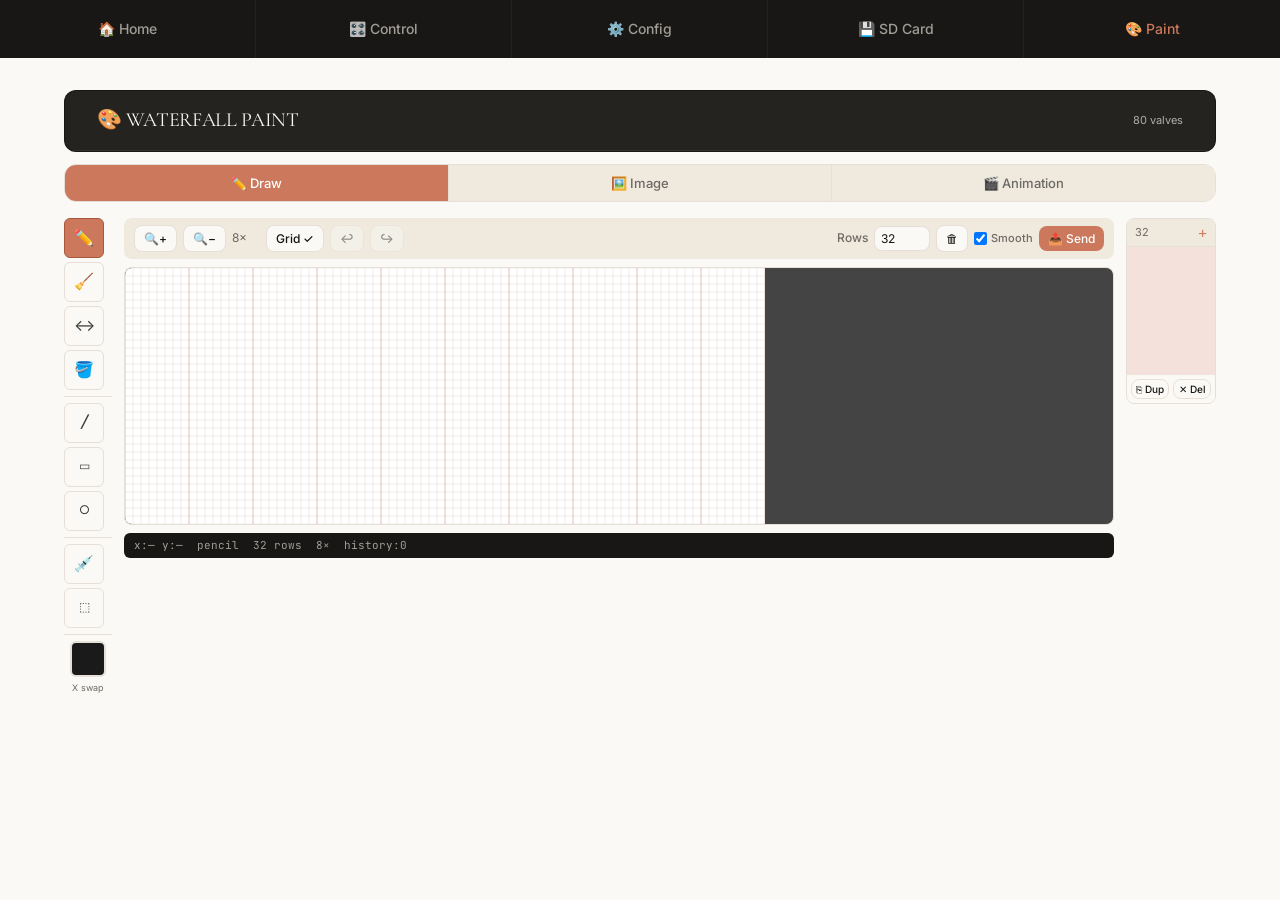
<file: paint.html>
<!DOCTYPE html>
<html lang="vi">
<head>
    <meta charset="UTF-8">
    <meta name="viewport" content="width=device-width, initial-scale=1.0">
    <title>Paint - WATERFALL</title>
    <link rel="stylesheet" href="style.css">
    <style>
        #paint-tabs { display:flex; border-radius:var(--r-lg); overflow:hidden; border:1px solid var(--hairline); margin-bottom:16px; }
        #paint-tabs button { flex:1; padding:10px; background:var(--surface-card); border:none; cursor:pointer; font-family:var(--font-sans); font-size:13px; font-weight:500; color:var(--muted); border-right:1px solid var(--hairline); transition:all .15s; }
        #paint-tabs button:last-child { border-right:none; }
        #paint-tabs button.active { background:var(--primary); color:#fff; }
        #paint-tabs button:hover:not(.active) { background:var(--surface-soft); }

        .paint-tab { display:none; }
        .paint-tab.active { display:block; }
        #tab-draw.active { display:flex; gap:12px; align-items:flex-start; }

        .tool-sidebar { flex-shrink:0; width:48px; display:flex; flex-direction:column; gap:4px; }
        .tool-btn { width:40px; height:40px; border:1px solid var(--hairline); border-radius:var(--r-sm); background:var(--canvas); cursor:pointer; font-size:16px; display:flex; align-items:center; justify-content:center; transition:all .1s; user-select:none; position:relative; }
        .tool-btn:hover { background:var(--surface-soft); border-color:var(--primary); }
        .tool-btn.active { background:var(--primary); border-color:var(--primary-active); color:#fff; }
        .tool-sep { border-top:1px solid var(--hairline); margin:2px 0; }

        .canvas-wrap { flex:1; min-width:0; display:flex; flex-direction:column; gap:8px; }
        .ctoolbar { display:flex; gap:6px; align-items:center; flex-wrap:wrap; background:var(--surface-card); border-radius:var(--r-md); padding:7px 10px; }
        .ctoolbar label { margin:0; text-transform:none; letter-spacing:0; font-size:12px; color:var(--muted); }
        .ctoolbar input[type=number] { width:56px; padding:4px 6px; font-size:12px; }
        .ctoolbar .btn { width:auto; margin:0; padding:5px 9px; font-size:12px; }

        .canvas-outer { border:1px solid var(--hairline); border-radius:var(--r-md); overflow:auto; background:#444; max-height:580px; position:relative; }
        #main-canvas { display:block; image-rendering:pixelated; cursor:crosshair; }
        #ov-canvas { position:absolute; top:0; left:0; pointer-events:none; image-rendering:pixelated; }

        .sbar { background:var(--surface-dark); color:var(--on-dark-soft); padding:4px 10px; font-size:11px; font-family:var(--font-mono); border-radius:var(--r-sm); display:flex; gap:14px; flex-wrap:wrap; }

        .strip-panel { flex-shrink:0; width:90px; border:1px solid var(--hairline); border-radius:var(--r-md); overflow:hidden; display:flex; flex-direction:column; max-height:580px; }
        .strip-hdr { padding:5px 8px; background:var(--surface-card); border-bottom:1px solid var(--hairline); font-size:11px; color:var(--muted); display:flex; justify-content:space-between; align-items:center; }
        #frame-strip { display:block; width:100%; cursor:pointer; image-rendering:pixelated; flex:1; }

        .img-drop { border:2px dashed var(--hairline); border-radius:var(--r-lg); padding:32px; text-align:center; color:var(--muted); cursor:pointer; transition:all .2s; }
        .img-drop:hover, .img-drop.drag-over { border-color:var(--primary); background:rgba(204,120,92,.05); }

        @media(max-width:768px) {
            #tab-draw.active { flex-wrap:wrap; }
            .tool-sidebar { flex-direction:row; width:100%; flex-wrap:wrap; }
            .strip-panel { display:none; }
        }
    </style>
</head>
<body>
    <div id="navbar-container">
        <nav class="navbar"><ul>
            <li><a href="home.html">🏠 Home</a></li>
            <li><a href="control.html">🎛️ Control</a></li>
            <li><a href="config.html">⚙️ Config</a></li>
            <li><a href="sd.html">💾 SD Card</a></li>
            <li><a href="paint.html" class="active">🎨 Paint</a></li>
        </ul></nav>
    </div>

    <div class="content">
        <div class="card card-dark" style="margin-bottom:12px;">
            <div class="card-header">
                <h2>🎨 WATERFALL PAINT</h2>
                <span class="header-meta" id="hdr-meta">80 valves</span>
            </div>
        </div>

        <div id="paint-tabs">
            <button class="active" onclick="switchTab('draw')">✏️ Draw</button>
            <button onclick="switchTab('image')">🖼️ Image</button>
            <button onclick="switchTab('anim')">🎬 Animation</button>
        </div>

        <!-- ── Draw tab ── -->
        <div id="tab-draw" class="paint-tab active">
            <!-- Tool sidebar -->
            <div class="tool-sidebar">
                <div class="tool-btn active" data-tool="pencil"     title="Pencil (P)"    onclick="setTool('pencil')">✏️</div>
                <div class="tool-btn"        data-tool="eraser"     title="Eraser (E)"    onclick="setTool('eraser')">🧹</div>
                <div class="tool-btn"        data-tool="mirror"     title="Mirror (M)"    onclick="setTool('mirror')">↔️</div>
                <div class="tool-btn"        data-tool="fill"       title="Fill (F)"      onclick="setTool('fill')">🪣</div>
                <div class="tool-sep"></div>
                <div class="tool-btn"        data-tool="line"       title="Line (L)"      onclick="setTool('line')" style="font-size:12px;font-weight:bold;">╱</div>
                <div class="tool-btn"        data-tool="rect"       title="Rectangle (R)" onclick="setTool('rect')" style="font-size:12px;">▭</div>
                <div class="tool-btn"        data-tool="ellipse"    title="Ellipse (O)"   onclick="setTool('ellipse')" style="font-size:12px;">○</div>
                <div class="tool-sep"></div>
                <div class="tool-btn"        data-tool="eyedropper" title="Eyedropper (I)" onclick="setTool('eyedropper')">💉</div>
                <div class="tool-btn"        data-tool="select"     title="Select (S)"    onclick="setTool('select')" style="font-size:12px;">⬚</div>
                <div class="tool-sep"></div>
                <!-- FG color swatch -->
                <div id="fg-btn" style="width:36px;height:36px;border-radius:var(--r-sm);background:#1a1a1a;border:2px solid var(--hairline);cursor:pointer;align-self:center;" title="Color — click to toggle, X key" onclick="toggleFg()"></div>
                <div style="font-size:9px;color:var(--muted);text-align:center;align-self:center;">X swap</div>
            </div>

            <!-- Canvas area -->
            <div class="canvas-wrap">
                <div class="ctoolbar">
                    <button class="btn btn-secondary" onclick="zoomIn()">🔍+</button>
                    <button class="btn btn-secondary" onclick="zoomOut()">🔍−</button>
                    <span id="zlabel" style="font-size:12px;color:var(--muted);min-width:28px;">8×</span>
                    <button class="btn btn-secondary" id="grid-btn" onclick="toggleGrid()">Grid ✓</button>
                    <button class="btn btn-secondary" id="undo-btn" onclick="undo()" disabled>↩</button>
                    <button class="btn btn-secondary" id="redo-btn" onclick="redo()" disabled>↪</button>
                    <span style="flex:1;"></span>
                    <label>Rows</label>
                    <input type="number" id="rows-in" value="32" min="1" max="300" onchange="resizeRows(+this.value)">
                    <button class="btn btn-secondary" onclick="clearAll()">🗑</button>
                    <label style="margin:0;display:flex;align-items:center;gap:4px;font-size:11px;cursor:pointer;" title="Sub-frame timing: smooths diagonal lines by computing per-valve ms offsets via linear regression">
                        <input type="checkbox" id="smooth-draw" checked> Smooth
                    </label>
                    <button class="btn btn-primary" onclick="sendToControl()">📤 Send</button>
                </div>

                <div class="canvas-outer" id="canvas-outer">
                    <canvas id="main-canvas"></canvas>
                    <canvas id="ov-canvas"></canvas>
                </div>

                <div class="sbar">
                    <span id="sb-pos">x:— y:—</span>
                    <span id="sb-tool">pencil</span>
                    <span id="sb-rows">32 rows</span>
                    <span id="sb-zoom">8×</span>
                    <span id="sb-hist">history:0</span>
                </div>
            </div>

            <!-- Frame strip -->
            <div class="strip-panel">
                <div class="strip-hdr">
                    <span id="strip-count">32</span>
                    <button onclick="addRow()" style="background:none;border:none;cursor:pointer;font-size:15px;color:var(--primary);padding:0;">+</button>
                </div>
                <div style="overflow-y:auto;flex:1;">
                    <canvas id="frame-strip" onclick="stripClick(event)"></canvas>
                </div>
                <div style="display:flex;gap:4px;padding:4px;background:var(--canvas);">
                    <button class="btn btn-secondary" style="flex:1;margin:0;padding:3px;font-size:10px;" onclick="dupRow()">⎘ Dup</button>
                    <button class="btn btn-secondary" style="flex:1;margin:0;padding:3px;font-size:10px;" onclick="delRow()">✕ Del</button>
                </div>
            </div>
        </div>

        <!-- ── Image tab ── -->
        <div id="tab-image" class="paint-tab">
            <div class="card">
                <div class="card-header"><h3>🖼️ Import Image</h3></div>
                <div class="card-content">
                    <div class="img-drop" id="drop-zone" onclick="document.getElementById('img-file').click()">
                        <div style="font-size:36px;margin-bottom:6px;">📁</div>
                        <b>Click or drag image here</b>
                        <div style="font-size:12px;margin-top:4px;">PNG · JPG · GIF · WebP — will be resized to 80px wide</div>
                        <input id="img-file" type="file" accept="image/*" style="display:none" onchange="loadImgFile(event)">
                    </div>

                    <div id="img-controls" style="display:none;margin-top:16px;">
                        <div class="grid-2" style="gap:16px;margin-bottom:14px;">
                            <div>
                                <label>B&W Threshold (0–255)</label>
                                <input type="range" id="thresh" min="0" max="255" value="128" class="slider" oninput="previewImg()">
                                <p class="status-text" id="thresh-val">128</p>
                            </div>
                            <div>
                                <label>Frame rows (height)</label>
                                <input type="number" id="img-rows" value="32" min="1" max="200" onchange="previewImg()">
                            </div>
                        </div>
                        <div style="margin-bottom:14px;">
                            <label>Background color-key removal</label>
                            <div style="display:flex;gap:8px;align-items:center;flex-wrap:wrap;">
                                <input type="color" id="bg-key" value="#ffffff" style="width:42px;height:32px;padding:2px;border-radius:var(--r-sm);" oninput="previewImg()">
                                <label style="margin:0;font-size:12px;">Tolerance:</label>
                                <input type="range" id="bg-tol" min="0" max="150" value="40" class="slider" style="width:110px;flex:none;" oninput="document.getElementById('bg-tol-v').textContent=this.value;previewImg()">
                                <span id="bg-tol-v" style="font-size:12px;color:var(--muted);">40</span>
                                <button class="btn btn-secondary" style="width:auto;margin:0;padding:4px 8px;font-size:12px;" onclick="activatePick()">🖱 Pick color</button>
                            </div>
                        </div>
                        <div style="display:flex;gap:16px;align-items:flex-start;flex-wrap:wrap;">
                            <div>
                                <div style="font-size:11px;color:var(--muted);margin-bottom:4px;">Original</div>
                                <canvas id="orig-prev" style="border:1px solid var(--hairline);border-radius:4px;max-width:180px;image-rendering:pixelated;"></canvas>
                            </div>
                            <div>
                                <div style="font-size:11px;color:var(--muted);margin-bottom:4px;">Result (80×N)</div>
                                <canvas id="res-prev" style="border:1px solid var(--hairline);border-radius:4px;image-rendering:pixelated;"></canvas>
                            </div>
                        </div>
                        <div style="margin-top:14px;display:flex;gap:8px;flex-wrap:wrap;">
                            <button class="btn btn-primary" style="width:auto;margin:0;" onclick="applyImg(false)">✅ Replace frames</button>
                            <button class="btn btn-secondary" style="width:auto;margin:0;" onclick="applyImg(true)">➕ Append frames</button>
                        </div>
                    </div>
                </div>
            </div>
        </div>

        <!-- ── Animation tab ── -->
        <div id="tab-anim" class="paint-tab">
            <div class="card">
                <div class="card-header">
                    <h3>🎬 Animation</h3>
                    <span class="header-meta" id="anim-count">0 frames</span>
                </div>
                <div class="card-content">
                    <div style="display:flex;gap:8px;flex-wrap:wrap;margin-bottom:12px;">
                        <button class="btn btn-primary" style="width:auto;margin:0;" onclick="sendToControl()">📤 Send to Control</button>
                        <button class="btn btn-secondary" style="width:auto;margin:0;" onclick="exportJSON()">💾 Export JSON</button>
                        <button class="btn btn-secondary" style="width:auto;margin:0;" onclick="document.getElementById('import-json').click()">📂 Import JSON</button>
                        <input id="import-json" type="file" accept=".json" style="display:none" onchange="importJSON(event)">
                    </div>
                    <div style="display:flex;gap:10px;align-items:center;flex-wrap:wrap;margin-bottom:14px;">
                        <label style="margin:0;font-size:12px;">Row interval (ms):</label>
                        <input type="number" id="row-ms" value="80" min="20" max="1000" style="width:80px;padding:5px 8px;font-size:12px;">
                        <label style="margin:0;font-size:12px;">Loops:</label>
                        <input type="number" id="loops" value="1" min="1" max="999" style="width:60px;padding:5px 8px;font-size:12px;">
                        <label style="margin:0;display:flex;align-items:center;gap:5px;font-size:12px;cursor:pointer;" title="Smooths diagonal lines using sub-frame per-valve timing (linear regression on pixel neighbourhood)">
                            <input type="checkbox" id="smooth-anim" checked> 🎯 Smooth diagonals
                        </label>
                    </div>
                    <div id="smooth-info" style="font-size:11px;color:var(--muted);background:var(--surface-card);border-radius:var(--r-sm);padding:6px 10px;margin-bottom:10px;">
                        <b>Smooth ON:</b> Mỗi van nhận timestamp ms riêng (sub-frame). ESP32 mở van đúng thời điểm → đường chéo mịn.
                        Bước thang Bresenham được loại bỏ hoàn toàn. Dùng linear regression ±5 cột.
                    </div>
                    <!-- Preview strip -->
                    <div style="overflow-x:auto;border:1px solid var(--hairline);border-radius:var(--r-md);background:#333;padding:4px;">
                        <canvas id="anim-strip" style="display:block;image-rendering:pixelated;height:60px;"></canvas>
                    </div>
                </div>
            </div>

            <div class="card">
                <div class="card-header"><h3>▶ Simulation</h3></div>
                <div class="card-content">
                    <div style="overflow:auto;max-height:320px;border:1px solid var(--hairline);border-radius:var(--r-md);background:#333;">
                        <canvas id="sim-canvas" style="display:block;image-rendering:pixelated;"></canvas>
                    </div>
                    <div style="margin-top:8px;display:flex;gap:8px;align-items:center;">
                        <button class="btn btn-primary" style="width:auto;margin:0;" onclick="togglePlay()">▶ Play/Pause</button>
                        <span id="sim-status" style="font-size:12px;color:var(--muted);"></span>
                    </div>
                </div>
            </div>
        </div>

    </div><!-- .content -->

<script>
// ═══════════════════════════════════════════════════════════
// Constants & State
// ═══════════════════════════════════════════════════════════
const NV = 80, NB = 10;   // valves, boards

let frames   = Array.from({length:32}, () => new Uint8Array(NB));
let nRows    = 32;
let zoom     = 8;
let tool     = 'pencil';
let fg       = 1;          // 1=black (valve on), 0=white (off)
let gridOn   = true;
let drawing  = false;
let sx = 0, sy = 0;        // shape start
let lx = 0, ly = 0;        // last mouse
let selR     = -1;          // currently selected row in strip
let undoStack = [], redoStack = [];
let imgEl    = null;        // imported image element
let playing  = false;
let playRow  = 0;
let playTimer = null;

// ═══════════════════════════════════════════════════════════
// Pixel helpers
// ═══════════════════════════════════════════════════════════
function getP(r, c) {
    if (r<0||r>=nRows||c<0||c>=NV) return 0;
    return (frames[r][c>>3] >> (7-(c&7))) & 1;
}
function setP(r, c, v) {
    if (r<0||r>=nRows||c<0||c>=NV) return;
    const b=c>>3, bit=7-(c&7);
    if (v) frames[r][b] |=  (1<<bit);
    else   frames[r][b] &= ~(1<<bit);
}

// ═══════════════════════════════════════════════════════════
// Canvas setup
// ═══════════════════════════════════════════════════════════
function setupCanvas() {
    const mc = document.getElementById('main-canvas');
    const ov = document.getElementById('ov-canvas');
    mc.width  = NV*zoom; mc.height = nRows*zoom;
    ov.width  = NV*zoom; ov.height = nRows*zoom;
    ov.style.width  = (NV*zoom)+'px';
    ov.style.height = (nRows*zoom)+'px';
}

// ═══════════════════════════════════════════════════════════
// Render
// ═══════════════════════════════════════════════════════════
function render() {
    const mc  = document.getElementById('main-canvas');
    const ctx = mc.getContext('2d');
    const W   = NV*zoom, H = nRows*zoom;

    ctx.fillStyle = '#ffffff';
    ctx.fillRect(0,0,W,H);

    // pixels
    ctx.fillStyle = '#1a1a1a';
    for (let r=0; r<nRows; r++)
        for (let c=0; c<NV; c++)
            if (getP(r,c)) ctx.fillRect(c*zoom, r*zoom, zoom, zoom);

    if (gridOn && zoom >= 3) {
        ctx.lineWidth = 0.5;
        // fine grid
        ctx.strokeStyle = 'rgba(180,160,140,0.4)';
        ctx.beginPath();
        for (let x=0; x<=NV; x++) { ctx.moveTo(x*zoom,0); ctx.lineTo(x*zoom,H); }
        for (let y=0; y<=nRows; y++) { ctx.moveTo(0,y*zoom); ctx.lineTo(W,y*zoom); }
        ctx.stroke();
        // board separators every 8 cols
        ctx.strokeStyle = 'rgba(204,120,92,0.35)';
        ctx.lineWidth = 1;
        ctx.beginPath();
        for (let x=0; x<=NV; x+=8) { ctx.moveTo(x*zoom,0); ctx.lineTo(x*zoom,H); }
        ctx.stroke();
    }
}

function clearOverlay() {
    const ov  = document.getElementById('ov-canvas');
    ov.getContext('2d').clearRect(0,0,ov.width,ov.height);
}

function renderOverlayShape(fn) {
    const ov  = document.getElementById('ov-canvas');
    const ctx = ov.getContext('2d');
    ctx.clearRect(0,0,ov.width,ov.height);
    fn(ctx);
}

// ═══════════════════════════════════════════════════════════
// Strip
// ═══════════════════════════════════════════════════════════
function renderStrip() {
    const s = document.getElementById('frame-strip');
    s.width = NV; s.height = nRows;
    s.style.height = Math.min(nRows*4, 520)+'px';
    const ctx = s.getContext('2d');
    const img = ctx.createImageData(NV, nRows);
    for (let r=0; r<nRows; r++)
        for (let c=0; c<NV; c++) {
            const i=(r*NV+c)*4;
            const v = getP(r,c) ? 26 : 255;
            img.data[i]=img.data[i+1]=img.data[i+2]=v; img.data[i+3]=255;
        }
    ctx.putImageData(img,0,0);
    // viewport indicator
    const outer = document.getElementById('canvas-outer');
    const top  = outer.scrollTop / zoom;
    const h    = outer.clientHeight / zoom;
    ctx.fillStyle = 'rgba(204,120,92,0.22)';
    ctx.fillRect(0, top, NV, h);
    // selected row
    if (selR>=0 && selR<nRows) {
        ctx.fillStyle = 'rgba(93,184,166,0.5)';
        ctx.fillRect(0, selR, NV, 1);
    }
    document.getElementById('strip-count').textContent = nRows;
}

function stripClick(e) {
    const s = document.getElementById('frame-strip');
    const rect = s.getBoundingClientRect();
    const row = Math.floor((e.clientY - rect.top) / rect.height * nRows);
    selR = Math.max(0, Math.min(nRows-1, row));
    scrollToRow(selR);
    renderStrip();
}

function scrollToRow(row) {
    const outer = document.getElementById('canvas-outer');
    const target = row*zoom - outer.clientHeight/2;
    outer.scrollTop = Math.max(0, target);
}

// ═══════════════════════════════════════════════════════════
// Mouse handling
// ═══════════════════════════════════════════════════════════
function getCoords(e) {
    const mc   = document.getElementById('main-canvas');
    const rect = mc.getBoundingClientRect();
    const col  = Math.floor((e.clientX - rect.left) / zoom);
    const row  = Math.floor((e.clientY - rect.top)  / zoom);
    return { c: Math.max(0,Math.min(NV-1,col)), r: Math.max(0,Math.min(nRows-1,row)) };
}

function onDown(e) {
    e.preventDefault();
    const {r,c} = getCoords(e);
    drawing = true; sx=c; sy=r; lx=c; ly=r;
    selR = r;

    const t2 = (e.button===2) ? 'eraser' : tool;
    if (t2==='pencil'||t2==='eraser'||t2==='mirror') {
        pushUndo();
        paintDot(r,c,t2);
        render();
    } else if (t2==='fill') {
        pushUndo();
        floodFill(r,c,fg);
        render(); renderStrip(); drawing=false;
    } else if (t2==='eyedropper') {
        fg = getP(r,c); updateFgBtn(); drawing=false;
    }
}

function onMove(e) {
    const {r,c} = getCoords(e);
    document.getElementById('sb-pos').textContent = `x:${c} y:${r}`;
    if (!drawing) return;

    const t2 = (e.buttons===2) ? 'eraser' : tool;
    if (t2==='pencil'||t2==='eraser'||t2==='mirror') {
        bresenham(ly,lx,r,c,(dr,dc)=>paintDot(dr,dc,t2));
        lx=c; ly=r;
        render();
    } else if (t2==='line') {
        renderOverlayShape(ctx=>{
            ctx.strokeStyle = fg?'rgba(26,26,26,0.85)':'rgba(200,200,200,0.85)';
            ctx.lineWidth = Math.max(1,zoom*0.7);
            ctx.beginPath();
            ctx.moveTo(sx*zoom+zoom/2, sy*zoom+zoom/2);
            ctx.lineTo(c*zoom+zoom/2,  r*zoom+zoom/2);
            ctx.stroke();
        });
    } else if (t2==='rect') {
        renderOverlayShape(ctx=>{
            const x0=Math.min(sx,c), y0=Math.min(sy,r);
            const x1=Math.max(sx,c), y1=Math.max(sy,r);
            ctx.strokeStyle=fg?'#1a1a1a':'#eee'; ctx.lineWidth=1;
            ctx.strokeRect(x0*zoom+.5, y0*zoom+.5, (x1-x0+1)*zoom-1, (y1-y0+1)*zoom-1);
        });
    } else if (t2==='ellipse') {
        renderOverlayShape(ctx=>{
            const cx=(sx+c)/2*zoom+zoom/2, cy=(sy+r)/2*zoom+zoom/2;
            const rx=Math.abs(c-sx)/2*zoom+zoom/2, ry=Math.abs(r-sy)/2*zoom+zoom/2;
            ctx.strokeStyle=fg?'#1a1a1a':'#eee'; ctx.lineWidth=1;
            ctx.beginPath(); ctx.ellipse(cx,cy,Math.max(1,rx),Math.max(1,ry),0,0,Math.PI*2); ctx.stroke();
        });
    }
    lx=c; ly=r;
}

function onUp(e) {
    if (!drawing) return;
    drawing = false;
    const {r,c} = getCoords(e);

    const t2 = (e.button===2) ? 'eraser' : tool;
    if (t2==='line') {
        pushUndo();
        bresenham(sy,sx,r,c,(dr,dc)=>setP(dr,dc,fg));
        clearOverlay(); render();
    } else if (t2==='rect') {
        pushUndo();
        const r0=Math.min(sy,r),r1=Math.max(sy,r),c0=Math.min(sx,c),c1=Math.max(sx,c);
        for (let rr=r0;rr<=r1;rr++) for (let cc=c0;cc<=c1;cc++) setP(rr,cc,fg);
        clearOverlay(); render();
    } else if (t2==='ellipse') {
        pushUndo();
        drawEllipse(sy,sx,r,c,fg);
        clearOverlay(); render();
    }
    renderStrip();
    updateSbar();
}

function onLeave() {
    if (!drawing) return;
    // Commit shape at last known coords, use lx/ly as proxy
    const mc = document.getElementById('main-canvas');
    const rect = mc.getBoundingClientRect();
    // Synthesize an event at the last tracked pixel
    onUp({ button:0,
           clientX: rect.left + lx*zoom + zoom/2,
           clientY: rect.top  + ly*zoom + zoom/2 });
}

// ═══════════════════════════════════════════════════════════
// Drawing primitives
// ═══════════════════════════════════════════════════════════
function paintDot(r,c,t2) {
    setP(r,c, t2==='eraser'?0:fg);
    if (t2==='mirror') setP(r, NV-1-c, t2==='eraser'?0:fg);
}

function bresenham(r0,c0,r1,c1,fn) {
    let dr=Math.abs(r1-r0), dc=Math.abs(c1-c0);
    let sr=r0<r1?1:-1, sc=c0<c1?1:-1, err=dc-dr;
    let r=r0,c=c0;
    for(;;){
        fn(r,c);
        if(r===r1&&c===c1) break;
        const e2=2*err;
        if(e2>-dr){err-=dr;c+=sc;}
        if(e2< dc){err+=dc;r+=sr;}
    }
}

function drawEllipse(r0,c0,r1,c1,v) {
    const cx=(c0+c1)/2, cy=(r0+r1)/2;
    const rx=Math.abs(c1-c0)/2+0.5, ry=Math.abs(r1-r0)/2+0.5;
    for(let r=Math.floor(cy-ry);r<=Math.ceil(cy+ry);r++)
        for(let c=Math.floor(cx-rx);c<=Math.ceil(cx+rx);c++)
            if(((c-cx)/rx)**2+((r-cy)/ry)**2<=1) setP(r,c,v);
}

function floodFill(startR,startC,targetV) {
    const src=getP(startR,startC);
    if(src===targetV) return;
    const stack=[[startR,startC]], vis=new Set();
    while(stack.length) {
        const[r,c]=stack.pop(), k=r*NV+c;
        if(vis.has(k)||r<0||r>=nRows||c<0||c>=NV||getP(r,c)!==src) continue;
        vis.add(k); setP(r,c,targetV);
        stack.push([r+1,c],[r-1,c],[r,c+1],[r,c-1]);
    }
}

// ═══════════════════════════════════════════════════════════
// Undo / Redo
// ═══════════════════════════════════════════════════════════
function pushUndo() {
    undoStack.push(frames.map(f=>new Uint8Array(f)));
    if (undoStack.length>50) undoStack.shift();
    redoStack=[];
    updateUndoBtns();
}
function undo() {
    if(!undoStack.length) return;
    redoStack.push(frames.map(f=>new Uint8Array(f)));
    frames=undoStack.pop();
    nRows=frames.length;
    setupCanvas(); render(); renderStrip(); updateSbar(); updateUndoBtns();
}
function redo() {
    if(!redoStack.length) return;
    undoStack.push(frames.map(f=>new Uint8Array(f)));
    frames=redoStack.pop();
    nRows=frames.length;
    setupCanvas(); render(); renderStrip(); updateSbar(); updateUndoBtns();
}
function updateUndoBtns() {
    document.getElementById('undo-btn').disabled=!undoStack.length;
    document.getElementById('redo-btn').disabled=!redoStack.length;
    document.getElementById('sb-hist').textContent='history:'+undoStack.length;
}

// ═══════════════════════════════════════════════════════════
// Tool / zoom / grid
// ═══════════════════════════════════════════════════════════
function setTool(t) {
    tool=t;
    document.querySelectorAll('.tool-btn').forEach(b=>b.classList.toggle('active',b.dataset.tool===t));
    document.getElementById('sb-tool').textContent=t;
    const cursors={pencil:'crosshair',eraser:'cell',mirror:'crosshair',fill:'crosshair',
                   line:'crosshair',rect:'crosshair',ellipse:'crosshair',eyedropper:'cell',select:'default'};
    document.getElementById('main-canvas').style.cursor=cursors[t]||'crosshair';
}
function toggleFg() { fg=fg?0:1; updateFgBtn(); }
function updateFgBtn() {
    const b=document.getElementById('fg-btn');
    b.style.background=fg?'#1a1a1a':'#ffffff';
    b.style.border=fg?'2px solid var(--hairline)':'2px solid #ccc';
}
function zoomIn()  { zoom=Math.min(zoom*2,32); applyZoom(); }
function zoomOut() { zoom=Math.max(Math.round(zoom/2),1); applyZoom(); }
function applyZoom() {
    document.getElementById('zlabel').textContent=zoom+'×';
    document.getElementById('sb-zoom').textContent=zoom+'×';
    setupCanvas(); render(); renderStrip();
}
function toggleGrid() {
    gridOn=!gridOn;
    document.getElementById('grid-btn').textContent=gridOn?'Grid ✓':'Grid';
    render();
}

// ═══════════════════════════════════════════════════════════
// Row management
// ═══════════════════════════════════════════════════════════
function resizeRows(n) {
    n=Math.max(1,Math.min(300,n||32));
    pushUndo();
    while(frames.length<n) frames.push(new Uint8Array(NB));
    if(frames.length>n) frames=frames.slice(0,n);
    nRows=n;
    setupCanvas(); render(); renderStrip(); updateSbar();
}
function addRow() {
    pushUndo();
    const pos=selR>=0?selR+1:nRows;
    frames.splice(pos,0,new Uint8Array(NB));
    nRows++; selR=pos;
    document.getElementById('rows-in').value=nRows;
    setupCanvas(); render(); renderStrip(); updateSbar();
}
function dupRow() {
    if(selR<0||selR>=nRows) return;
    pushUndo();
    frames.splice(selR+1,0,new Uint8Array(frames[selR]));
    nRows++; selR++;
    document.getElementById('rows-in').value=nRows;
    setupCanvas(); render(); renderStrip(); updateSbar();
}
function delRow() {
    if(nRows<=1) return;
    pushUndo();
    const r=selR>=0?selR:nRows-1;
    frames.splice(r,1);
    nRows--;
    selR=Math.min(r,nRows-1);
    document.getElementById('rows-in').value=nRows;
    setupCanvas(); render(); renderStrip(); updateSbar();
}
function clearAll() {
    if(!confirm('Clear canvas?')) return;
    pushUndo();
    frames=frames.map(()=>new Uint8Array(NB));
    render(); renderStrip();
}
function updateSbar() {
    document.getElementById('sb-rows').textContent=nRows+' rows';
    document.getElementById('rows-in').value=nRows;
}

// ═══════════════════════════════════════════════════════════
// Keyboard shortcuts
// ═══════════════════════════════════════════════════════════
function onKey(e) {
    const tag=e.target.tagName;
    if(tag==='INPUT'||tag==='TEXTAREA'||tag==='SELECT') return;
    if(e.ctrlKey&&e.key==='z'){undo();return;}
    if(e.ctrlKey&&(e.key==='y'||(e.shiftKey&&e.key==='Z'))){redo();return;}
    switch(e.key.toLowerCase()) {
        case 'p': case 'b': setTool('pencil');     break;
        case 'e':           setTool('eraser');     break;
        case 'm':           setTool('mirror');     break;
        case 'f':           setTool('fill');       break;
        case 'l':           setTool('line');       break;
        case 'r':           setTool('rect');       break;
        case 'o':           setTool('ellipse');    break;
        case 'i':           setTool('eyedropper'); break;
        case 'x':           toggleFg();            break;
        case 'g':           toggleGrid();          break;
        case '=': case '+': zoomIn();              break;
        case '-':           zoomOut();             break;
    }
}

// ═══════════════════════════════════════════════════════════
// Tab switching
// ═══════════════════════════════════════════════════════════
function switchTab(name) {
    document.querySelectorAll('.paint-tab').forEach(t=>t.classList.remove('active'));
    document.getElementById('tab-'+name).classList.add('active');
    document.querySelectorAll('#paint-tabs button').forEach((b,i)=>
        b.classList.toggle('active',['draw','image','anim'][i]===name));
    if(name==='anim') refreshAnimTab();
}

// ═══════════════════════════════════════════════════════════
// Image import
// ═══════════════════════════════════════════════════════════
function loadImgFile(e) { if(e.target.files[0]) loadImg(e.target.files[0]); }
function loadImg(file) {
    const reader=new FileReader();
    reader.onload=ev=>{
        const img=new Image();
        img.onload=()=>{ imgEl=img; showOrigPreview(); previewImg(); document.getElementById('img-controls').style.display=''; };
        img.src=ev.target.result;
    };
    reader.readAsDataURL(file);
}
function showOrigPreview() {
    const c=document.getElementById('orig-prev');
    const s=180/Math.max(imgEl.width,imgEl.height);
    c.width=imgEl.width*s; c.height=imgEl.height*s;
    c.getContext('2d').drawImage(imgEl,0,0,c.width,c.height);
}
function getImgSettings() {
    return {
        thresh: +document.getElementById('thresh').value,
        rows:   Math.max(1, +document.getElementById('img-rows').value||32),
        bgKey:  hexRgb(document.getElementById('bg-key').value),
        bgTol:  +document.getElementById('bg-tol').value
    };
}
function hexRgb(h){ return {r:parseInt(h.slice(1,3),16),g:parseInt(h.slice(3,5),16),b:parseInt(h.slice(5,7),16)}; }
function previewImg() {
    if(!imgEl) return;
    const {thresh,rows,bgKey,bgTol}=getImgSettings();
    document.getElementById('thresh-val').textContent=thresh;
    const off=document.createElement('canvas');
    off.width=NV; off.height=rows;
    off.getContext('2d').drawImage(imgEl,0,0,NV,rows);
    const id=off.getContext('2d').getImageData(0,0,NV,rows);

    const sc=Math.max(1,Math.floor(400/NV));
    const rc=document.getElementById('res-prev');
    rc.width=NV*sc; rc.height=rows*sc;
    const rCtx=rc.getContext('2d');

    for(let r=0;r<rows;r++) for(let c=0;c<NV;c++) {
        const i=(r*NV+c)*4;
        const [rv,g,b,a]=[id.data[i],id.data[i+1],id.data[i+2],id.data[i+3]];
        const dist=Math.sqrt((rv-bgKey.r)**2+(g-bgKey.g)**2+(b-bgKey.b)**2);
        const isBg=dist<bgTol*2||a<64;
        const gray=0.299*rv+0.587*g+0.114*b;
        const on=!isBg&&gray<thresh;
        rCtx.fillStyle=isBg?'#999':(on?'#1a1a1a':'#fff');
        rCtx.fillRect(c*sc,r*sc,sc,sc);
    }
}
function activatePick() {
    const c=document.getElementById('orig-prev');
    c.style.cursor='crosshair';
    c.onclick=e=>{
        const rect=c.getBoundingClientRect();
        const px=Math.floor((e.clientX-rect.left)*c.width/c.clientWidth);
        const py=Math.floor((e.clientY-rect.top)*c.height/c.clientHeight);
        const d=c.getContext('2d').getImageData(px,py,1,1).data;
        document.getElementById('bg-key').value='#'+[d[0],d[1],d[2]].map(v=>v.toString(16).padStart(2,'0')).join('');
        c.style.cursor=''; c.onclick=null;
        previewImg();
    };
}
function buildFramesFromImg(rows,thresh,bgKey,bgTol) {
    const off=document.createElement('canvas');
    off.width=NV; off.height=rows;
    off.getContext('2d').drawImage(imgEl,0,0,NV,rows);
    const id=off.getContext('2d').getImageData(0,0,NV,rows);
    return Array.from({length:rows},(_,r)=>{
        const fr=new Uint8Array(NB);
        for(let c=0;c<NV;c++){
            const i=(r*NV+c)*4;
            const [rv,g,b,a]=[id.data[i],id.data[i+1],id.data[i+2],id.data[i+3]];
            const dist=Math.sqrt((rv-bgKey.r)**2+(g-bgKey.g)**2+(b-bgKey.b)**2);
            const isBg=dist<bgTol*2||a<64;
            const gray=0.299*rv+0.587*g+0.114*b;
            if(!isBg&&gray<thresh){ const bt=c>>3,bi=7-(c&7); fr[bt]|=(1<<bi); }
        }
        return fr;
    });
}
function applyImg(append) {
    if(!imgEl) return;
    const {thresh,rows,bgKey,bgTol}=getImgSettings();
    pushUndo();
    const newF=buildFramesFromImg(rows,thresh,bgKey,bgTol);
    frames=append?[...frames,...newF]:newF;
    nRows=frames.length;
    document.getElementById('rows-in').value=nRows;
    setupCanvas(); render(); renderStrip(); updateSbar();
    switchTab('draw');
}

// ═══════════════════════════════════════════════════════════
// Animation tab
// ═══════════════════════════════════════════════════════════
function refreshAnimTab() {
    document.getElementById('anim-count').textContent=nRows+' frames';

    // horizontal strip (each frame = 1 column of 1px)
    const sc=document.getElementById('anim-strip');
    sc.width=nRows; sc.height=NV;
    sc.style.width=(nRows*3)+'px';
    const ctx=sc.getContext('2d');
    const img=ctx.createImageData(nRows,NV);
    for(let r=0;r<nRows;r++)
        for(let c=0;c<NV;c++){
            const i=(c*nRows+r)*4;
            const v=getP(r,c)?26:255;
            img.data[i]=img.data[i+1]=img.data[i+2]=v; img.data[i+3]=255;
        }
    ctx.putImageData(img,0,0);

    // sim canvas
    const sim=document.getElementById('sim-canvas');
    const sc2=Math.max(1,Math.floor(600/NV));
    sim.width=NV*sc2; sim.height=nRows*sc2;
    renderSim();
}

function renderSim() {
    const sim=document.getElementById('sim-canvas');
    const ctx=sim.getContext('2d');
    const sc2=sim.width/NV;
    ctx.fillStyle='#fff'; ctx.fillRect(0,0,sim.width,sim.height);
    ctx.fillStyle='#1a1a1a';
    for(let r=0;r<nRows;r++)
        for(let c=0;c<NV;c++)
            if(getP(r,c)) ctx.fillRect(c*sc2,r*sc2,sc2,sc2);
    if(playing){
        ctx.strokeStyle='rgba(204,120,92,0.9)'; ctx.lineWidth=2;
        ctx.strokeRect(0,playRow*sc2,sim.width,sc2);
    }
}

function togglePlay() {
    playing=!playing;
    document.getElementById('sim-status').textContent=playing?'▶ Playing':'⏸ Paused';
    if(playing) stepPlay(); else { clearTimeout(playTimer); renderSim(); }
}
function stepPlay() {
    if(!playing) return;
    renderSim();
    playRow=(playRow+1)%nRows;
    const ms=parseInt(document.getElementById('row-ms').value)||80;
    playTimer=setTimeout(stepPlay,ms);
}

// ═══════════════════════════════════════════════════════════
// Sub-frame smooth timing
// ═══════════════════════════════════════════════════════════

// Linear regression: given pixel neighborhood ±radius around column c at baseRow,
// returns the fractional row (float) at column c — i.e. where the line truly passes.
function localLinearFit(c, baseRow, radius) {
    const pts = [];
    for (let dc = -radius; dc <= radius; dc++) {
        const cc = c + dc;
        if (cc < 0 || cc >= NV) continue;
        // Find the on-row nearest to baseRow in column cc
        let bestR = -1, bestD = radius + 3;
        for (let r = Math.max(0, baseRow - radius - 1); r < Math.min(nRows, baseRow + radius + 2); r++) {
            if (getP(r, cc)) {
                const d = Math.abs(r - baseRow);
                if (d < bestD) { bestD = d; bestR = r; }
            }
        }
        if (bestR >= 0) pts.push({x: dc, y: bestR});
    }
    if (pts.length < 2) return baseRow;

    // Weighted least squares y = a·x + b  (closer columns get higher weight)
    let sw=0, sx=0, sy=0, sxx=0, sxy=0;
    for (const p of pts) {
        const w = 1 / (Math.abs(p.x) + 1);
        sw += w; sx += w*p.x; sy += w*p.y; sxx += w*p.x*p.x; sxy += w*p.x*p.y;
    }
    const det = sw*sxx - sx*sx;
    if (Math.abs(det) < 1e-6) return sy/sw;
    return (sxx*sy - sx*sxy) / det;   // b = value at x=0
}

// Build per-valve timed frames using sub-frame precision.
// Returns [{ts_ms, bits}] sorted by ts_ms — ready for the ESP32 scheduler.
function buildSmoothFrames(rowMs) {
    const events = [];   // {time_ms, col, open}

    for (let c = 0; c < NV; c++) {
        let runStart = -1;
        for (let r = 0; r <= nRows; r++) {
            const on = r < nRows ? getP(r, c) : 0;
            if (on && runStart < 0) {
                runStart = r;
            } else if (!on && runStart >= 0) {
                const runEnd   = r;
                const duration = (runEnd - runStart) * rowMs;
                // Compute fractional open row using local linear fit
                const fracOpen = localLinearFit(c, runStart, 5);
                const openMs   = Math.max(0, Math.round(fracOpen * rowMs));
                events.push({time_ms: openMs,            col: c, open: true });
                events.push({time_ms: openMs + duration, col: c, open: false});
                runStart = -1;
            }
        }
    }

    // Sort: open before close at same ts
    events.sort((a, b) => a.time_ms !== b.time_ms ? a.time_ms - b.time_ms : (a.open ? -1 : 1));

    // Walk events → build incremental state frames
    const state    = new Uint8Array(NB);
    const result   = [{ts_ms: 0, bits: new Uint8Array(NB)}];
    let i = 0;
    while (i < events.length) {
        const t = events[i].time_ms;
        while (i < events.length && events[i].time_ms === t) {
            const {col, open} = events[i++];
            const byte = col >> 3, bit = 7 - (col & 7);
            if (open) state[byte] |=  (1 << bit);
            else      state[byte] &= ~(1 << bit);
        }
        result.push({ts_ms: t, bits: new Uint8Array(state)});
    }
    // End sentinel — all off
    const maxT = events.reduce((m, e) => Math.max(m, e.time_ms), 0);
    result.push({ts_ms: maxT + rowMs, bits: new Uint8Array(NB)});
    return result;
}

function isSmooth() {
    const cb = document.getElementById('smooth-anim') || document.getElementById('smooth-draw');
    return cb ? cb.checked : true;
}

function toHex(u8) { return Array.from(u8).map(b=>b.toString(16).padStart(2,'0')).join(''); }

// ═══════════════════════════════════════════════════════════
// Export / Import / Send
// ═══════════════════════════════════════════════════════════
function sendToControl() {
    const rowMs = parseInt(document.getElementById('row-ms')?.value) || 80;
    const smooth = isSmooth();
    const gridHex = frames.map(toHex);

    let payload;
    if (smooth) {
        const timedFrames = buildSmoothFrames(rowMs);
        payload = {
            mode:         'timed',
            frames:       gridHex,                              // for simulation
            frames_timed: timedFrames.map(f=>({t: f.ts_ms, b: toHex(f.bits)})),
            rowInterval:  rowMs,
            numFrames:    nRows,
            ts:           Date.now()
        };
    } else {
        payload = { mode: 'grid', frames: gridHex, rowInterval: rowMs, numFrames: nRows, ts: Date.now() };
    }

    localStorage.setItem('paint_frames', JSON.stringify(payload));
    alert(`✅ Saved ${nRows} frames → localStorage (mode: ${smooth ? 'smooth sub-frame' : 'grid'}).\nControl tab → 🎨 Load Paint Frames.`);
}

function exportJSON() {
    const rowMs  = parseInt(document.getElementById('row-ms')?.value) || 80;
    const smooth = isSmooth();
    const gridHex = frames.map(toHex);
    let data;
    if (smooth) {
        const tf = buildSmoothFrames(rowMs);
        data = { mode:'timed', frames:gridHex, frames_timed:tf.map(f=>({t:f.ts_ms,b:toHex(f.bits)})), rowInterval:rowMs, numFrames:nRows };
    } else {
        data = { mode:'grid', frames:gridHex, rowInterval:rowMs, numFrames:nRows };
    }
    const blob = new Blob([JSON.stringify(data, null, 2)], {type:'application/json'});
    const a = document.createElement('a');
    a.href = URL.createObjectURL(blob); a.download = 'waterfall_frames.json'; a.click();
    URL.revokeObjectURL(a.href);
}

function importJSON(e) {
    const file=e.target.files[0]; if(!file) return;
    const reader=new FileReader();
    reader.onload=ev=>{
        try {
            const data=JSON.parse(ev.target.result);
            if(!Array.isArray(data.frames)) throw new Error('Invalid format');
            pushUndo();
            frames=data.frames.map(h=>{
                const arr=new Uint8Array(NB);
                for(let i=0;i<NB;i++) arr[i]=parseInt(h.slice(i*2,i*2+2),16)||0;
                return arr;
            });
            nRows=frames.length;
            document.getElementById('rows-in').value=nRows;
            setupCanvas(); render(); renderStrip(); updateSbar();
            switchTab('draw');
        } catch(ex){ alert('Import error: '+ex.message); }
    };
    reader.readAsText(file);
}

// ═══════════════════════════════════════════════════════════
// Init
// ═══════════════════════════════════════════════════════════
window.addEventListener('DOMContentLoaded', ()=>{
    setupCanvas(); render(); renderStrip(); updateSbar();

    const mc=document.getElementById('main-canvas');
    mc.addEventListener('mousedown', onDown);
    mc.addEventListener('mousemove', onMove);
    mc.addEventListener('mouseup',   onUp);
    mc.addEventListener('mouseleave',onLeave);
    mc.addEventListener('contextmenu',e=>e.preventDefault());
    mc.addEventListener('touchstart',e=>{e.preventDefault();onDown(touchEvt(e));},{passive:false});
    mc.addEventListener('touchmove', e=>{e.preventDefault();onMove(touchEvt(e));},{passive:false});
    mc.addEventListener('touchend',  e=>{e.preventDefault();onUp(touchEvt(e));}, {passive:false});

    // strip scroll sync
    document.getElementById('canvas-outer').addEventListener('scroll',renderStrip);

    // drop zone
    const dz=document.getElementById('drop-zone');
    dz.addEventListener('dragover',e=>{e.preventDefault();dz.classList.add('drag-over');});
    dz.addEventListener('dragleave',()=>dz.classList.remove('drag-over'));
    dz.addEventListener('drop',e=>{e.preventDefault();dz.classList.remove('drag-over');if(e.dataTransfer.files[0])loadImg(e.dataTransfer.files[0]);});

    document.addEventListener('keydown',onKey);

    // Sync smooth checkboxes across tabs
    ['smooth-draw','smooth-anim'].forEach(id => {
        const el = document.getElementById(id);
        if (el) el.addEventListener('change', function() {
            ['smooth-draw','smooth-anim'].forEach(oid => {
                const o = document.getElementById(oid);
                if (o && o !== this) o.checked = this.checked;
            });
            const info = document.getElementById('smooth-info');
            if (info) info.style.display = this.checked ? '' : 'none';
        });
    });
});

function touchEvt(e) {
    const t=e.touches[0]||e.changedTouches[0];
    return {clientX:t.clientX,clientY:t.clientY,button:0,buttons:1,preventDefault:()=>{},shiftKey:false};
}
</script>
</body>
</html>
</file>
<file: style.css>
/* ═══════════════════════════════════════════════════════════
   Waterfall — Design system (Anthropic/Claude palette)
   Surface trinity: cream canvas · cream card · dark navy
   Accent:          coral #cc785c (primary CTAs only)
   ═══════════════════════════════════════════════════════════ */

@import url('https://fonts.googleapis.com/css2?family=Cormorant+Garamond:wght@400&family=Inter:wght@400;500&family=JetBrains+Mono:wght@400&display=swap');

/* ── Design tokens ───────────────────────────────────────── */
:root {
  /* Surfaces */
  --canvas:             #faf9f5;
  --surface-soft:       #f5f0e8;
  --surface-card:       #efe9de;
  --surface-cream-strong: #e8e0d2;
  --surface-dark:       #181715;
  --surface-dark-el:    #252320;
  --surface-dark-soft:  #1f1e1b;

  /* Brand */
  --primary:            #cc785c;
  --primary-active:     #a9583e;
  --primary-disabled:   #e6dfd8;
  --accent-teal:        #5db8a6;
  --accent-amber:       #e8a55a;

  /* Borders */
  --hairline:           #e6dfd8;
  --hairline-soft:      #ebe6df;

  /* Text */
  --ink:                #141413;
  --body-strong:        #252523;
  --body:               #3d3d3a;
  --muted:              #6c6a64;
  --muted-soft:         #8e8b82;
  --on-primary:         #ffffff;
  --on-dark:            #faf9f5;
  --on-dark-soft:       #a09d96;

  /* Semantic */
  --success:            #5db872;
  --warning:            #d4a017;
  --error:              #c64545;

  /* Radius */
  --r-xs:   4px;
  --r-sm:   6px;
  --r-md:   8px;
  --r-lg:   12px;
  --r-xl:   16px;
  --r-pill: 9999px;

  /* Spacing */
  --sp-xxs: 4px;
  --sp-xs:  8px;
  --sp-sm:  12px;
  --sp-md:  16px;
  --sp-lg:  24px;
  --sp-xl:  32px;
  --sp-xxl: 48px;

  /* Typography */
  --font-serif: 'Cormorant Garamond', 'Tiempos Headline', Georgia, serif;
  --font-sans:  'Inter', -apple-system, BlinkMacSystemFont, 'Segoe UI', Roboto, sans-serif;
  --font-mono:  'JetBrains Mono', 'Courier New', monospace;

  /* Legacy compatibility aliases (used by local <style> blocks) */
  --border:  var(--hairline);
  --card:    var(--surface-card);
  --text:    var(--body);
  --accent:  var(--primary);
  --danger:  var(--error);
  --mono:    var(--font-mono);
  --sans:    var(--font-sans);
}

/* ── Reset ───────────────────────────────────────────────── */
*, *::before, *::after { box-sizing: border-box; margin: 0; padding: 0; }

/* ── Base ────────────────────────────────────────────────── */
body {
  font-family: var(--font-sans);
  background: var(--canvas);
  color: var(--body);
  font-size: 15px;
  line-height: 1.55;
  overflow-x: hidden;
}

/* ── Navigation ──────────────────────────────────────────── */
.navbar {
  background: var(--surface-dark);
  overflow-x: auto;
  -webkit-overflow-scrolling: touch;
  position: sticky;
  top: 0;
  z-index: 100;
}

.navbar ul {
  list-style: none;
  display: flex;
  min-width: max-content;
}

.navbar li { flex: 1; min-width: 80px; }

.navbar a {
  display: block;
  color: var(--on-dark-soft);
  text-decoration: none;
  padding: 15px 18px;
  text-align: center;
  font-size: 13px;
  font-weight: 500;
  white-space: nowrap;
  transition: color 0.15s;
  border-right: 1px solid rgba(255,255,255,0.05);
}

.navbar li:last-child a { border-right: none; }
.navbar a:hover  { color: var(--on-dark); }
.navbar a.active { color: var(--primary); }

@media (min-width: 768px) {
  .navbar a { padding: 18px 24px; font-size: 14px; }
}

/* ── Content wrapper ─────────────────────────────────────── */
.content {
  max-width: 1200px;
  margin: 0 auto;
  padding: var(--sp-xl) var(--sp-lg);
}

@media (max-width: 768px) {
  .content { padding: var(--sp-md); }
}

/* ── Cards ───────────────────────────────────────────────── */
.card {
  background: var(--canvas);
  border: 1px solid var(--hairline);
  border-radius: var(--r-lg);
  margin-bottom: var(--sp-lg);
  overflow: hidden;
}

/* Dark navy — product mockup / device / code */
.card-dark {
  background: var(--surface-dark);
  border-color: transparent;
}

/* Coral — primary CTA / callout */
.card-coral {
  background: var(--primary);
  border-color: transparent;
}

/* Cream — secondary feature card */
.card-cream {
  background: var(--surface-card);
  border-color: transparent;
}

/* ── Card header ─────────────────────────────────────────── */
.card-header {
  padding: 14px var(--sp-xl);
  background: var(--surface-card);
  border-bottom: 1px solid var(--hairline);
  display: flex;
  align-items: center;
  justify-content: space-between;
  gap: var(--sp-md);
}

.card-dark .card-header {
  background: var(--surface-dark-el);
  border-bottom-color: rgba(255,255,255,0.06);
}

.card-coral .card-header {
  background: var(--primary-active);
  border-bottom-color: rgba(255,255,255,0.18);
}

.card-cream .card-header {
  background: var(--surface-cream-strong);
  border-bottom-color: var(--hairline);
}

.card-header h2,
.card-header h3 {
  font-family: var(--font-serif);
  font-weight: 400;
  letter-spacing: -0.3px;
  margin: 0;
  color: var(--ink);
}

.card-header h2 { font-size: 20px; }
.card-header h3 { font-size: 17px; }

.card-dark  .card-header h2,
.card-dark  .card-header h3,
.card-coral .card-header h2,
.card-coral .card-header h3 { color: var(--on-dark); }

/* Small right-side meta text in header */
.header-meta {
  font-size: 11px;
  font-weight: 400;
  opacity: 0.65;
  flex-shrink: 0;
}

.card-dark  .header-meta,
.card-coral .header-meta { color: var(--on-dark); }

@media (max-width: 768px) {
  .card-header { padding: var(--sp-md); }
  .card-header h2 { font-size: 17px; }
  .card-header h3 { font-size: 15px; }
}

/* ── Card content ────────────────────────────────────────── */
.card-content {
  padding: var(--sp-xl);
  color: var(--body);
}

.card-dark  .card-content { color: var(--on-dark-soft); }
.card-coral .card-content { color: var(--on-primary); }

@media (max-width: 768px) {
  .card-content { padding: var(--sp-md); }
}

/* ── Buttons ─────────────────────────────────────────────── */
.btn {
  display: block;
  width: 100%;
  padding: 10px 20px;
  margin: 10px 0;
  border: none;
  border-radius: var(--r-md);
  font-family: var(--font-sans);
  font-size: 14px;
  font-weight: 500;
  cursor: pointer;
  text-align: center;
  text-decoration: none;
  transition: background 0.15s;
  white-space: nowrap;
}

.btn:disabled { opacity: 0.45; cursor: not-allowed; }

/* Coral — primary action */
.btn-primary  { background: var(--primary); color: var(--on-primary); }
.btn-primary:hover:not(:disabled) { background: var(--primary-active); }

/* Secondary — cream outline */
.btn-secondary {
  background: var(--canvas);
  color: var(--ink);
  border: 1px solid var(--hairline);
}
.btn-secondary:hover:not(:disabled) { background: var(--surface-soft); }

/* Dark surface button (for use on dark cards) */
.btn-dark {
  background: var(--surface-dark-el);
  color: var(--on-dark);
}
.btn-dark:hover:not(:disabled) { background: #2e2c29; }

/* Semantic colours — kept for backwards compat */
.btn-success { background: var(--success); color: #fff; }
.btn-danger  { background: var(--error);   color: #fff; }
.btn-warning { background: var(--accent-amber); color: var(--ink); }
.btn-purple  { background: #7c6b9e; color: #fff; }
.btn-pink    { background: #b55b8a; color: #fff; }

/* ── Form inputs ─────────────────────────────────────────── */
input[type="text"],
input[type="number"],
input[type="password"],
select,
textarea {
  width: 100%;
  padding: 10px 14px;
  background: var(--canvas);
  border: 1px solid var(--hairline);
  border-radius: var(--r-md);
  font-family: var(--font-sans);
  font-size: 14px;
  color: var(--ink);
  transition: border-color 0.15s, box-shadow 0.15s;
}

input:focus,
select:focus,
textarea:focus {
  outline: none;
  border-color: var(--primary);
  box-shadow: 0 0 0 3px rgba(204,120,92,.14);
}

label {
  display: block;
  font-size: 11px;
  font-weight: 500;
  color: var(--muted);
  margin-bottom: 6px;
  margin-top: var(--sp-md);
  text-transform: uppercase;
  letter-spacing: 0.6px;
}

label:first-child { margin-top: 0; }

/* ── Input / button groups ───────────────────────────────── */
.input-group {
  display: flex;
  gap: var(--sp-sm);
  align-items: center;
}

.input-group input { flex: 1; }
.input-group .btn  { width: auto; margin: 0; }

.button-group { display: flex; gap: var(--sp-sm); }
.button-group .btn { flex: 1; }

/* ── Grid utilities ──────────────────────────────────────── */
.grid-2 {
  display: grid;
  grid-template-columns: repeat(2, 1fr);
  gap: var(--sp-lg);
}

.grid-4 {
  display: grid;
  grid-template-columns: repeat(4, 1fr);
  gap: var(--sp-md);
  margin-bottom: var(--sp-lg);
}

@media (max-width: 1200px) { .grid-4 { grid-template-columns: repeat(2, 1fr); } }
@media (max-width: 768px)  { .grid-2, .grid-4 { grid-template-columns: 1fr; } }

/* ── Metric cards ────────────────────────────────────────── */
.metric-card {
  background: var(--surface-dark);
  color: var(--on-dark);
  border-radius: var(--r-lg);
  padding: var(--sp-lg);
  text-align: center;
}

.metric-header {
  font-size: 10px;
  font-weight: 500;
  letter-spacing: 1.2px;
  text-transform: uppercase;
  color: var(--on-dark-soft);
  margin-bottom: var(--sp-sm);
}

.metric-value {
  font-family: var(--font-serif);
  font-size: 38px;
  font-weight: 400;
  color: var(--on-dark);
  letter-spacing: -0.5px;
  line-height: 1.1;
}

.metric-control { text-align: left; }
.metric-control label { color: var(--on-dark-soft); }
.metric-control input {
  background: var(--surface-dark-el);
  border-color: rgba(255,255,255,0.1);
  color: var(--on-dark);
  border-radius: var(--r-sm);
  margin-bottom: 6px;
}

/* ── Status dots ─────────────────────────────────────────── */
.dot,
.status-dot {
  width: 10px;
  height: 10px;
  border-radius: 50%;
  flex-shrink: 0;
}

.dot.online,
.status-dot.online  { background: var(--success); animation: pulse 2s infinite; }
.dot.offline,
.status-dot.offline { background: var(--error); animation: none; }

@keyframes pulse {
  0%, 100% { opacity: 1; }
  50%       { opacity: 0.4; }
}

/* ── Progress bar ────────────────────────────────────────── */
.progress-bar {
  height: 4px;
  background: var(--hairline);
  border-radius: var(--r-pill);
  overflow: hidden;
  margin-top: 8px;
}

.progress-fill {
  height: 100%;
  background: var(--primary);
  border-radius: var(--r-pill);
  transition: width 0.3s;
}

/* ── Device cards (home.html) ────────────────────────────── */
.device-grid {
  display: grid;
  grid-template-columns: repeat(auto-fill, minmax(240px, 1fr));
  gap: var(--sp-sm);
  margin-top: var(--sp-sm);
}

.device-card {
  border: 1px solid var(--hairline);
  border-radius: var(--r-lg);
  overflow: hidden;
  background: var(--canvas);
  transition: box-shadow 0.2s;
}

.device-card:hover {
  box-shadow: 0 2px 12px rgba(20,20,19,.07);
}

.device-card-header {
  display: flex;
  align-items: center;
  gap: 8px;
  padding: 8px 14px;
  font-weight: 600;
  font-size: 13px;
}

.device-card-header.online  { background: rgba(93,184,114,.12); color: #2a7044; }
.device-card-header.offline { background: rgba(198,69,69,.08);  color: #8b3535; }

.device-card-body {
  padding: 10px 14px;
  font-size: 12px;
  color: var(--muted);
}

.device-card-body div { margin-bottom: 4px; }

.device-card-footer {
  padding: 8px 14px;
  border-top: 1px solid var(--hairline);
  display: flex;
  gap: 8px;
}

/* ── Device info banner ──────────────────────────────────── */
.device-info-banner {
  background: var(--surface-dark);
  padding: 14px var(--sp-xl);
  border-radius: var(--r-lg);
  margin-bottom: var(--sp-lg);
  display: flex;
  align-items: center;
  justify-content: space-between;
  gap: var(--sp-md);
}

.device-info-display {
  font-size: 14px;
  font-weight: 500;
  color: var(--on-dark);
  margin: 0;
}

@media (max-width: 768px) {
  .device-info-banner { flex-direction: column; padding: var(--sp-md); }
}

/* ── Status panels ───────────────────────────────────────── */
.status-panel {
  background: var(--surface-card);
  padding: var(--sp-md);
  border-radius: var(--r-md);
  margin-bottom: var(--sp-md);
}

.status-panel h3 {
  font-size: 11px;
  font-weight: 500;
  text-transform: uppercase;
  letter-spacing: 0.6px;
  color: var(--muted);
  margin-bottom: 6px;
}

.status-panel p {
  font-size: 14px;
  color: var(--body-strong);
}

/* ── Data display ────────────────────────────────────────── */
.data-display { display: grid; gap: var(--sp-md); }

.data-item {
  background: var(--surface-card);
  padding: var(--sp-md);
  border-radius: var(--r-md);
  border-left: 3px solid var(--primary);
}

.data-item label {
  font-size: 10px;
  font-weight: 500;
  color: var(--muted);
  text-transform: uppercase;
  letter-spacing: 0.8px;
  margin: 0 0 6px 0;
}

.data-value {
  font-size: 18px;
  font-weight: 500;
  color: var(--ink);
  word-break: break-all;
}

/* ── Section utility ─────────────────────────────────────── */
.section {
  margin: var(--sp-md) 0;
  padding: var(--sp-md);
  background: var(--surface-card);
  border-radius: var(--r-md);
}

.section h4 {
  font-size: 11px;
  font-weight: 500;
  text-transform: uppercase;
  letter-spacing: 0.6px;
  color: var(--muted);
  margin-bottom: var(--sp-sm);
}

/* ── Status indicator ────────────────────────────────────── */
.status-indicator {
  display: flex;
  align-items: center;
  gap: 10px;
  padding: var(--sp-md);
  background: var(--surface-card);
  border-radius: var(--r-md);
  margin-top: 6px;
}

.status-indicator span:last-child {
  font-size: 14px;
  font-weight: 500;
  color: var(--body-strong);
}

/* ── Graph panel ─────────────────────────────────────────── */
.graph-panel {
  background: var(--canvas);
  padding: var(--sp-md);
  border-radius: var(--r-md);
  border: 1px solid var(--hairline);
}

.graph-panel h3 {
  font-size: 11px;
  font-weight: 500;
  text-transform: uppercase;
  letter-spacing: 0.6px;
  color: var(--primary);
  margin-bottom: var(--sp-sm);
}

/* ── Command input ───────────────────────────────────────── */
.command-input {
  display: flex;
  gap: var(--sp-md);
  align-items: center;
  margin-bottom: 10px;
}

.command-input label {
  font-weight: 500;
  min-width: 100px;
  text-transform: none;
  letter-spacing: 0;
  font-size: 13px;
  color: var(--muted);
}

.command-input input {
  flex: 1;
  font-size: 14px;
}

.command-input .btn { width: auto; margin: 0; }

@media (max-width: 768px) {
  .command-input { flex-direction: column; align-items: stretch; }
  .command-input label { min-width: auto; }
  .command-input .btn { width: 100%; }
}

/* ── Empty state ─────────────────────────────────────────── */
.empty-state {
  text-align: center;
  color: var(--muted-soft);
  padding: var(--sp-xxl) var(--sp-xl);
  font-size: 14px;
  line-height: 1.6;
}

.placeholder-text {
  text-align: center;
  color: var(--muted-soft);
  padding: var(--sp-xxl) var(--sp-xl);
  font-size: 16px;
}

/* ── Code / terminal log ─────────────────────────────────── */
#log {
  font-family: var(--font-mono);
  font-size: 11px;
  background: var(--surface-dark-soft);
  border-radius: var(--r-md);
  padding: var(--sp-md);
  height: 130px;
  overflow-y: auto;
  line-height: 1.7;
  color: #a0d8b3;
}

/* ── Slider ──────────────────────────────────────────────── */
.slider {
  width: 100%;
  margin: 10px 0;
  accent-color: var(--primary);
}

/* ── Inline text ─────────────────────────────────────────── */
.status-text   { font-size: 12px; color: var(--muted-soft); margin: 5px 0; text-align: center; }
.info-text     { font-size: 13px; color: var(--body); margin: 10px 0; }
.value-text    { font-size: 18px; font-weight: 500; margin: 10px 0; text-align: center; color: var(--ink); }

/* ── Pulse animation ─────────────────────────────────────── */
.pulse { animation: pulse 2s infinite; }

/* ── Color preview ───────────────────────────────────────── */
.color-preview {
  height: 40px;
  background: var(--surface-card);
  border-radius: var(--r-md);
  margin: 10px 0;
  border: 1px solid var(--hairline);
}

/* ── Btn access (device list) ────────────────────────────── */
.btn-access {
  display: block;
  width: 100%;
  margin-top: 10px;
  padding: 8px 15px;
  background: var(--primary);
  color: var(--on-primary);
  border: none;
  border-radius: var(--r-md);
  font-size: 13px;
  font-weight: 500;
  cursor: pointer;
  transition: background 0.15s;
}

.btn-access:hover { background: var(--primary-active); }
</file>
